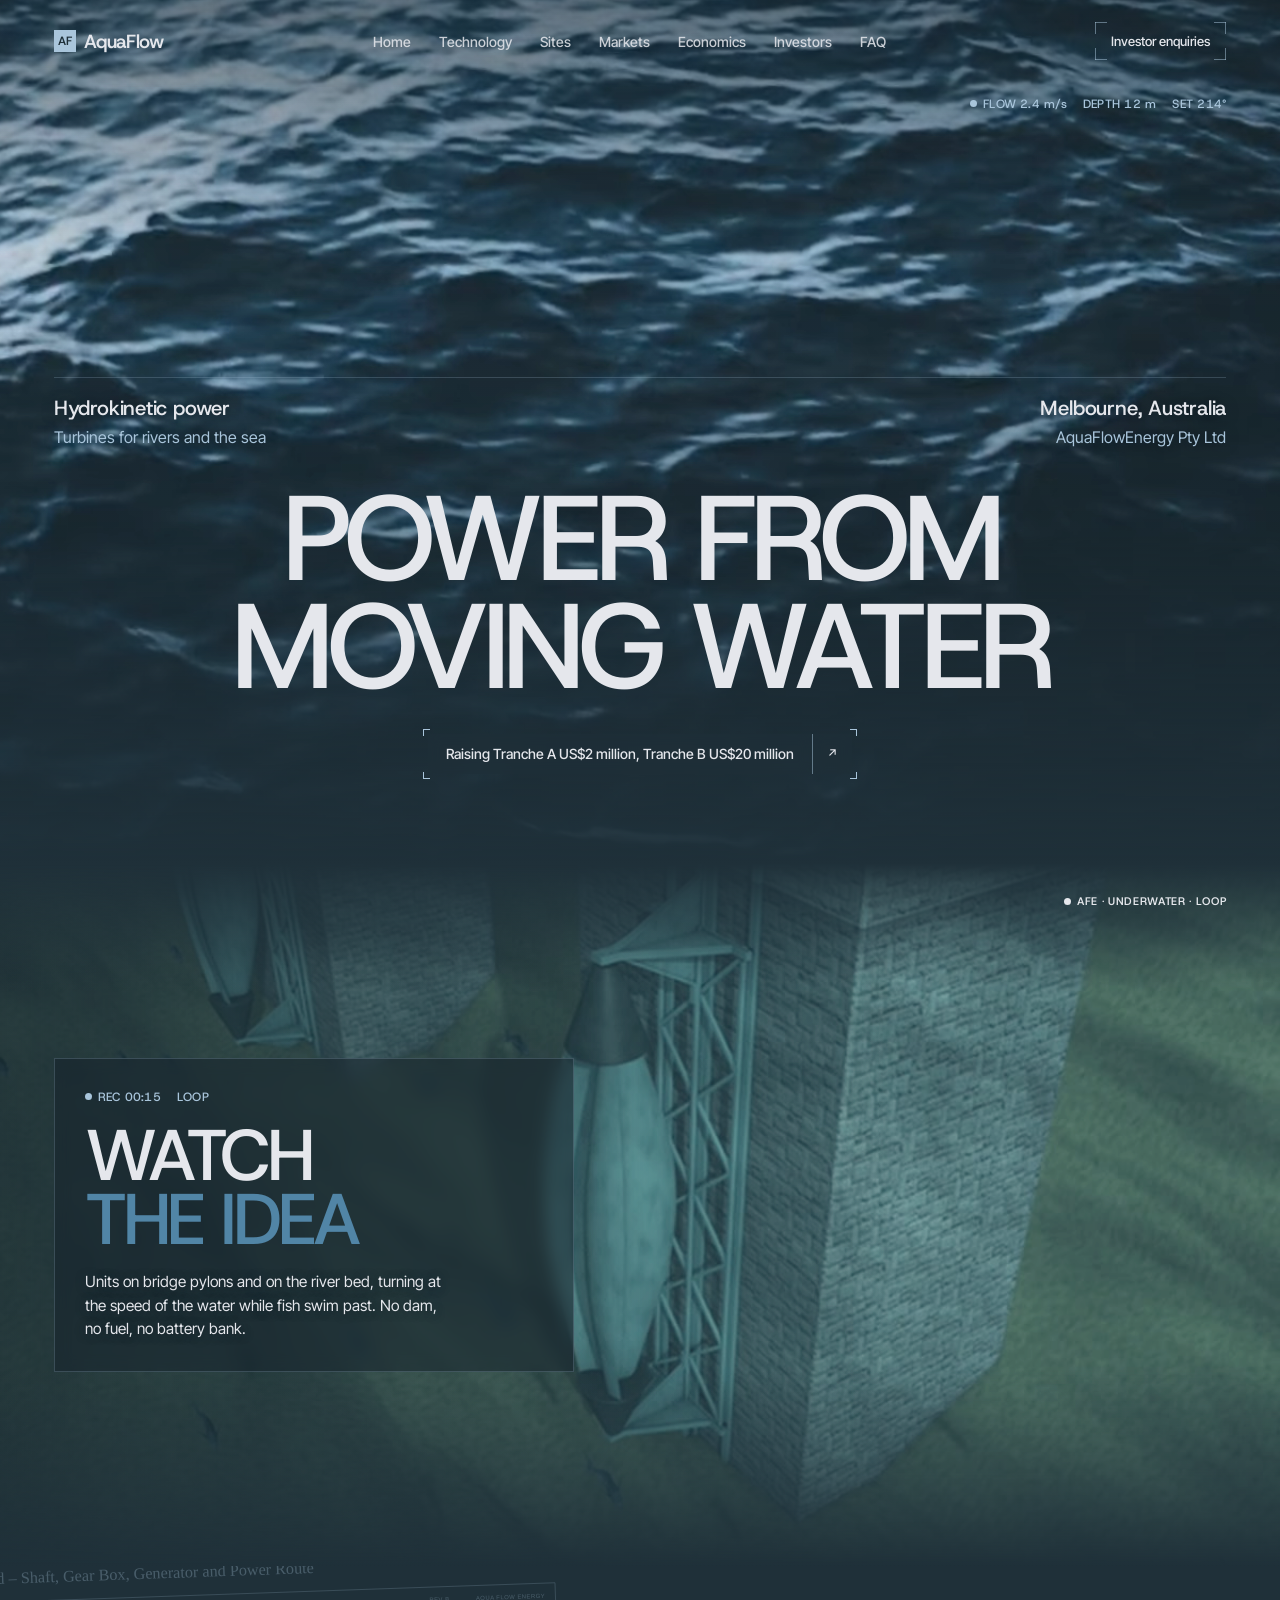
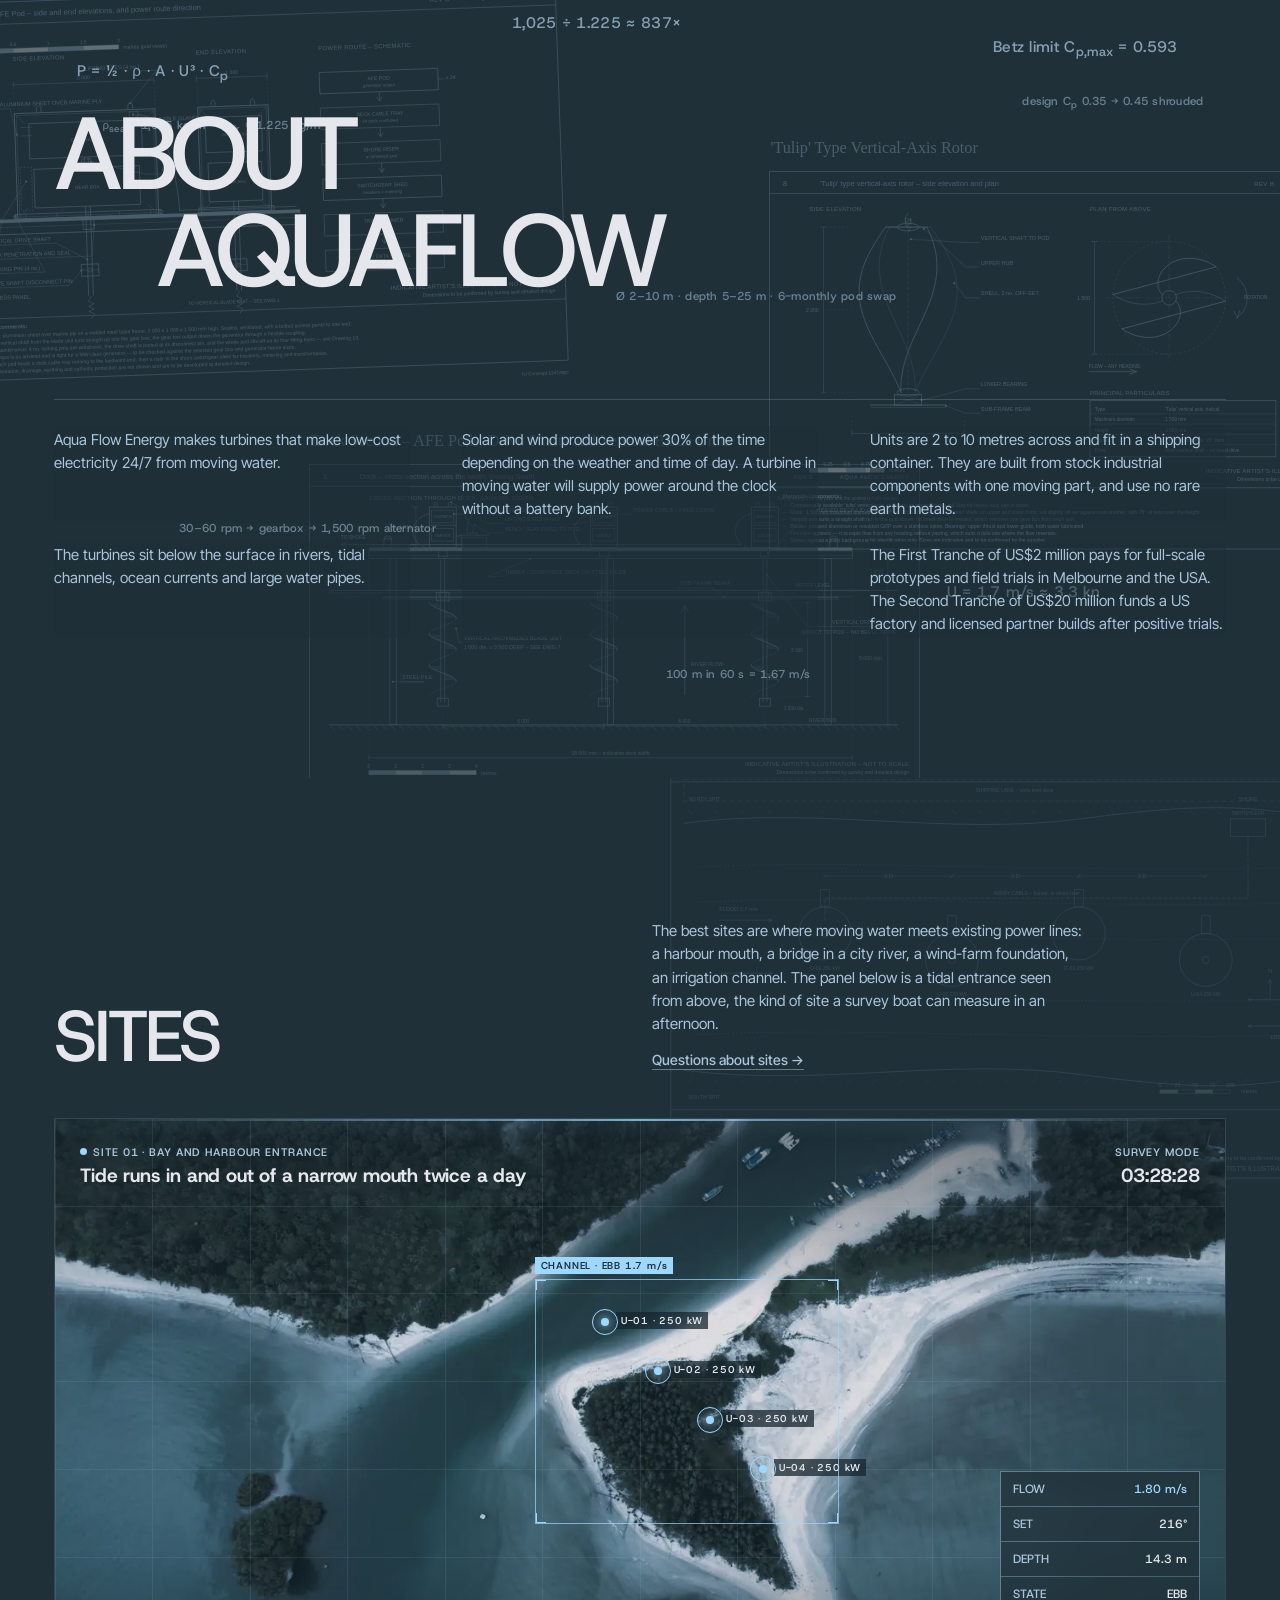
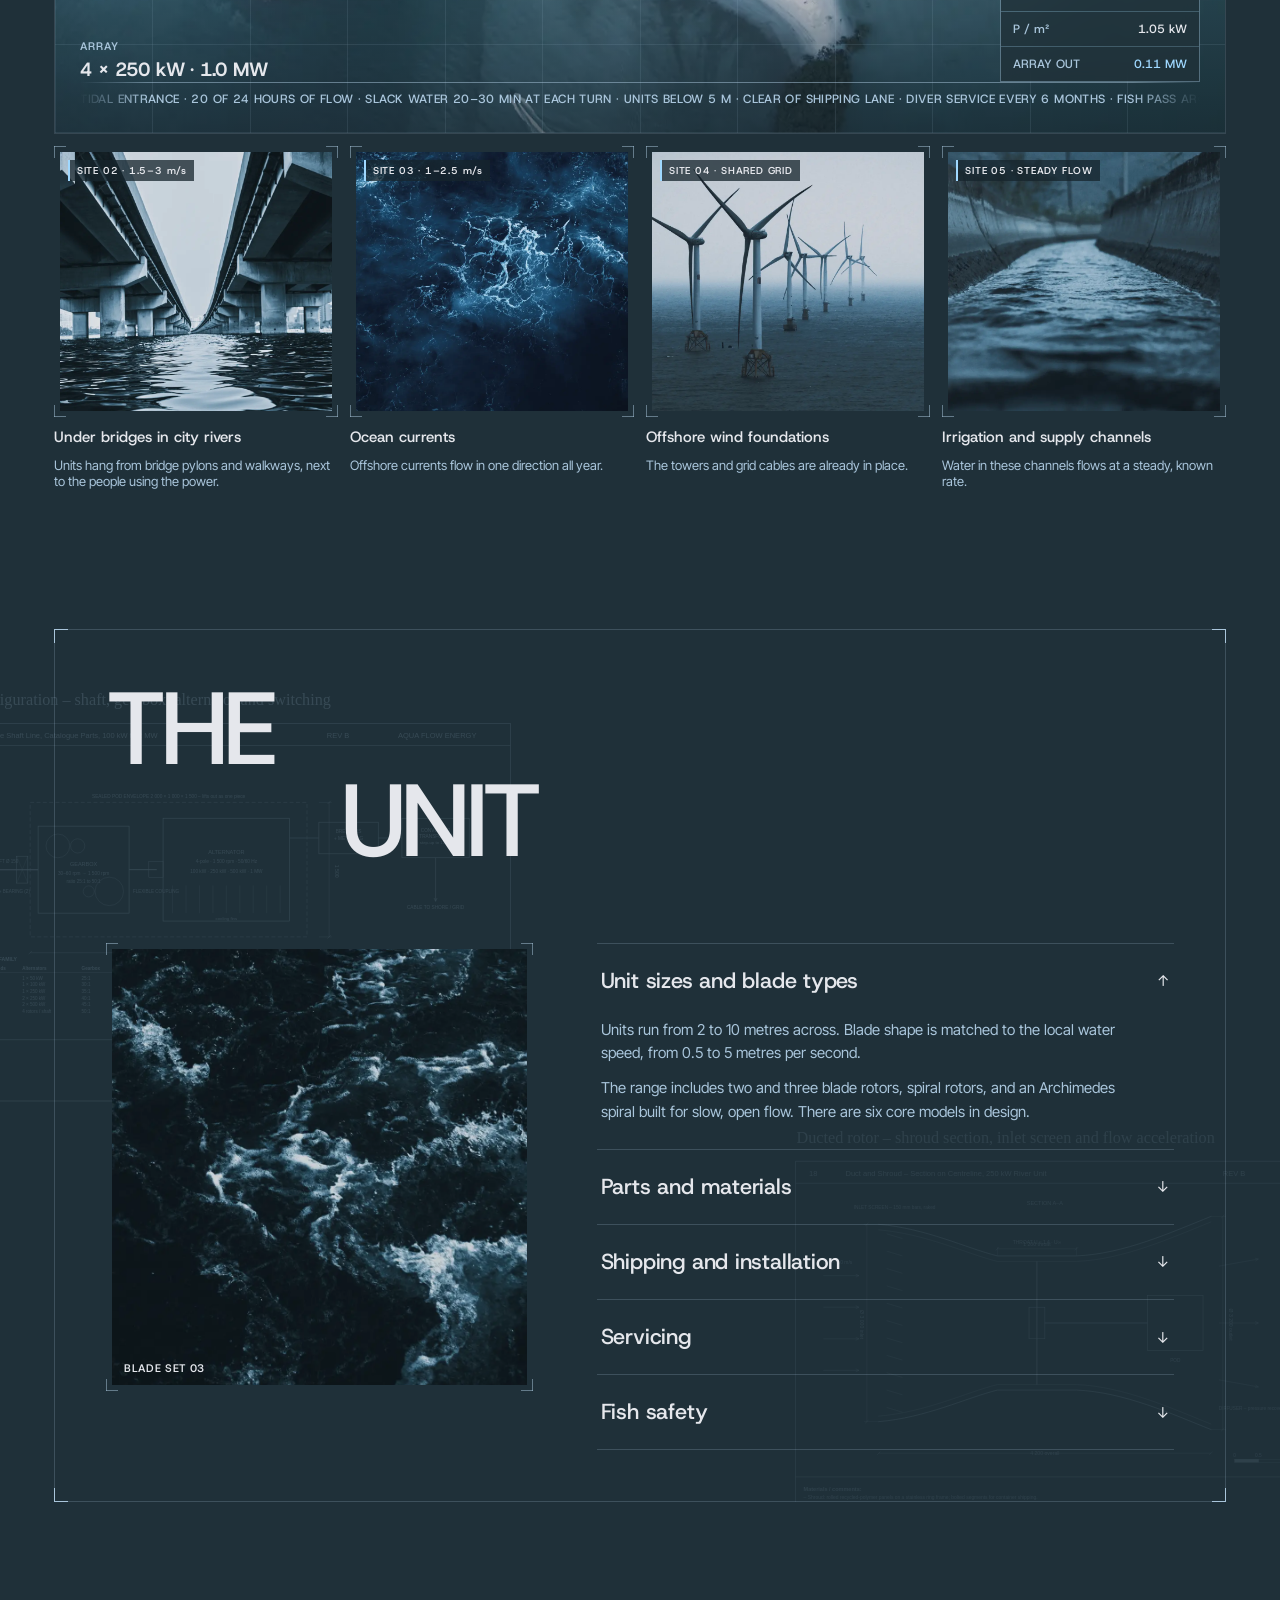
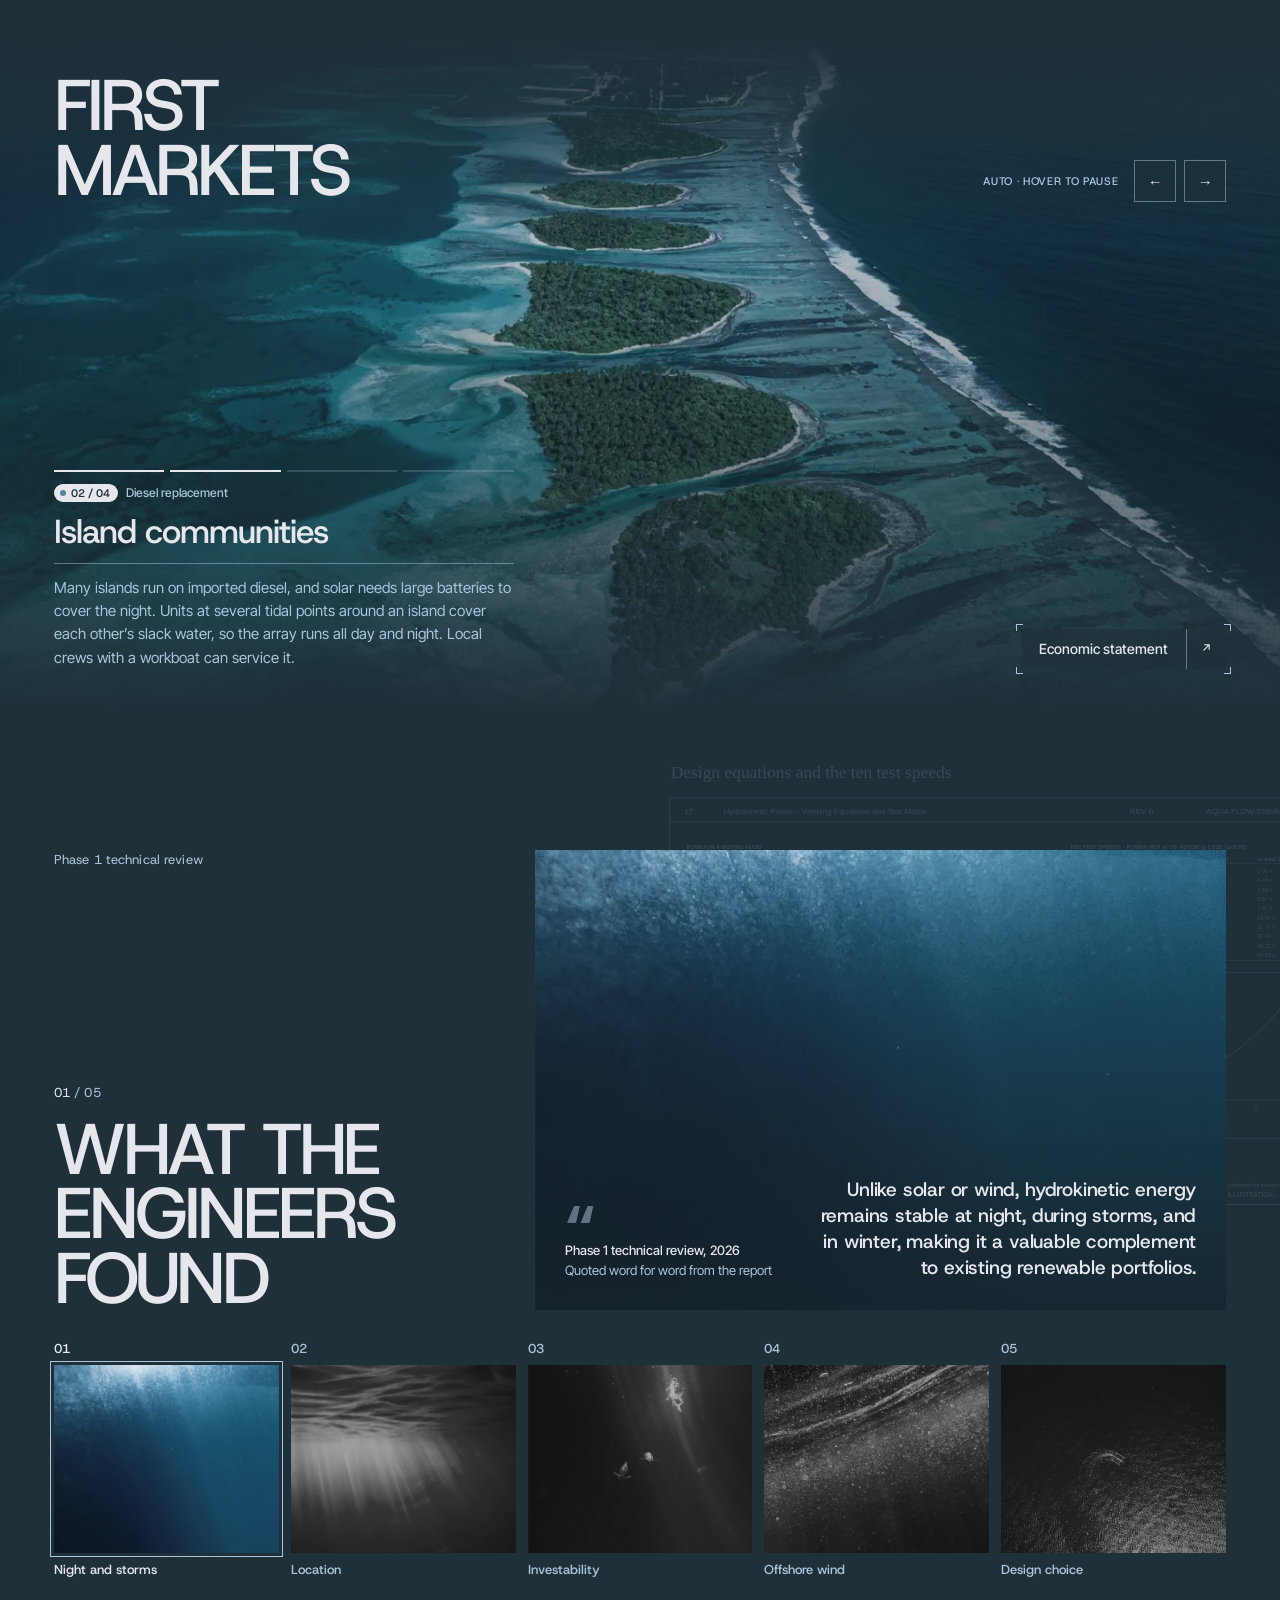
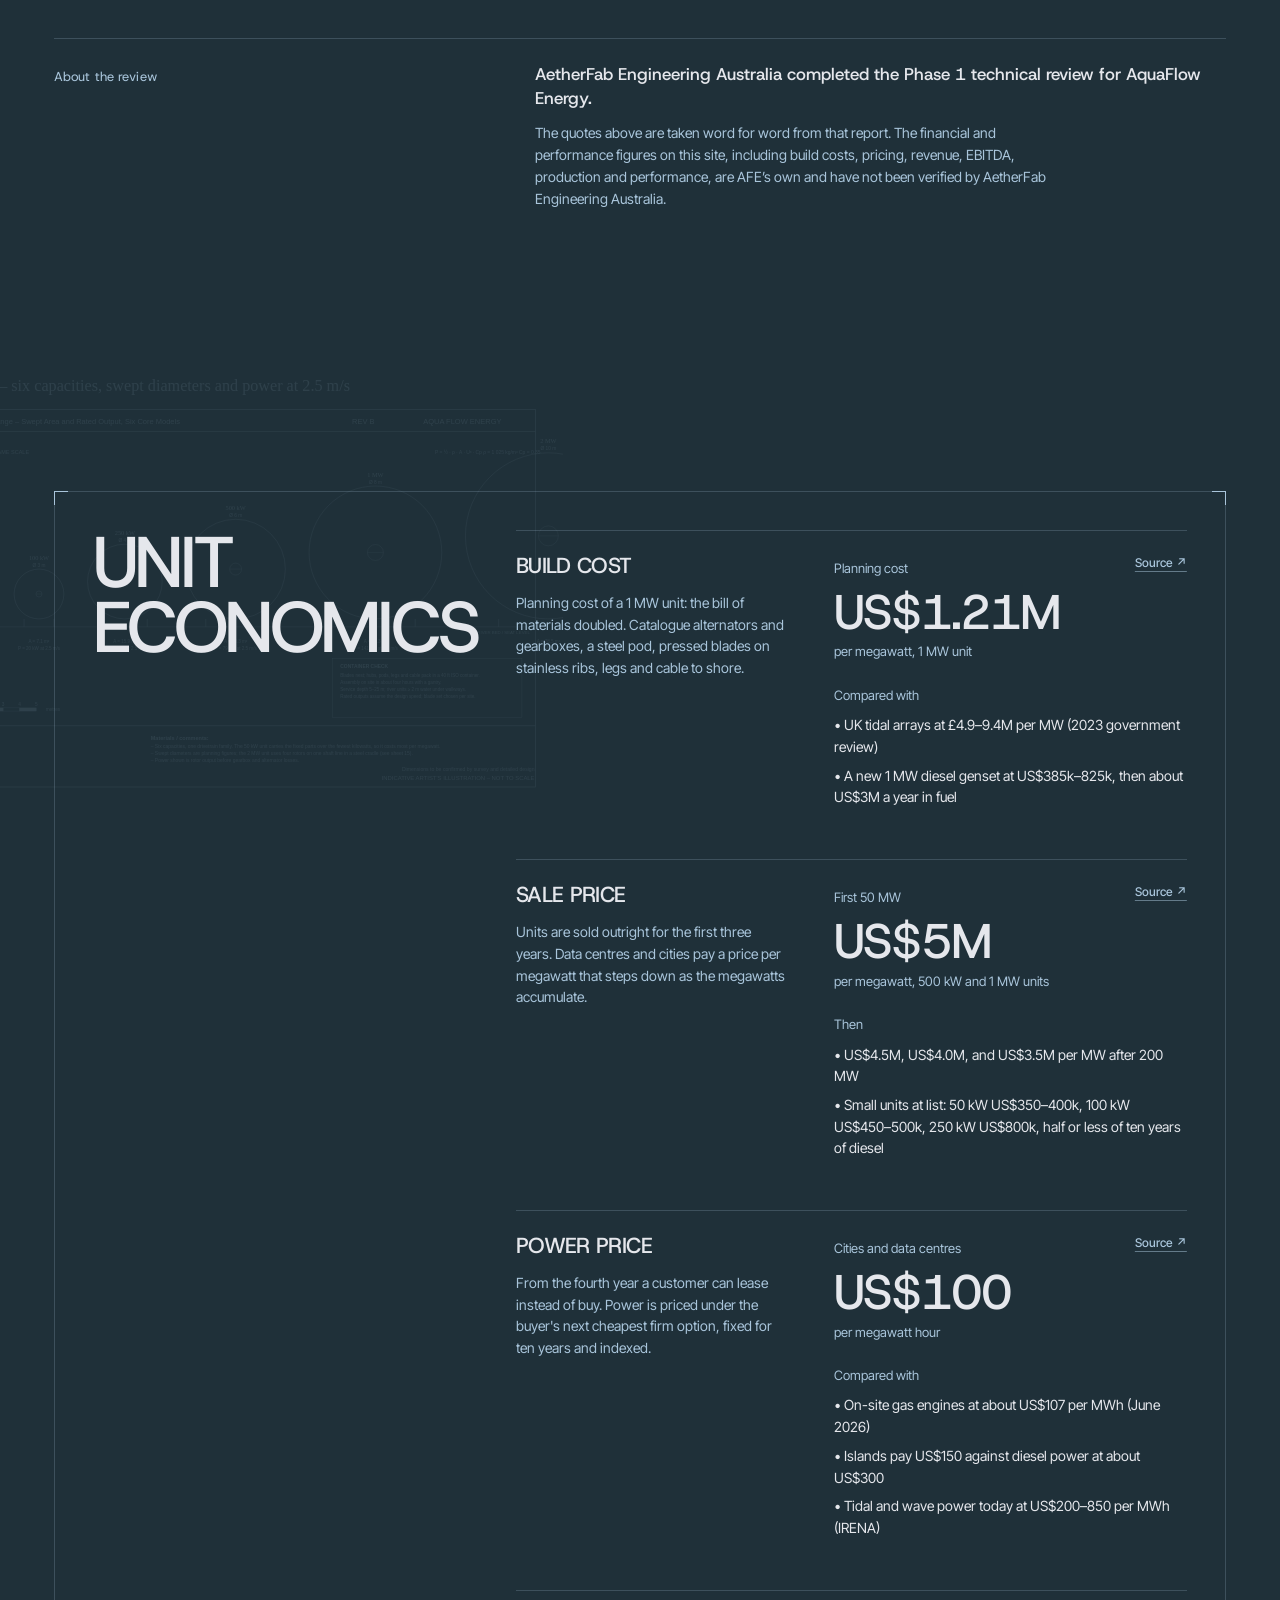
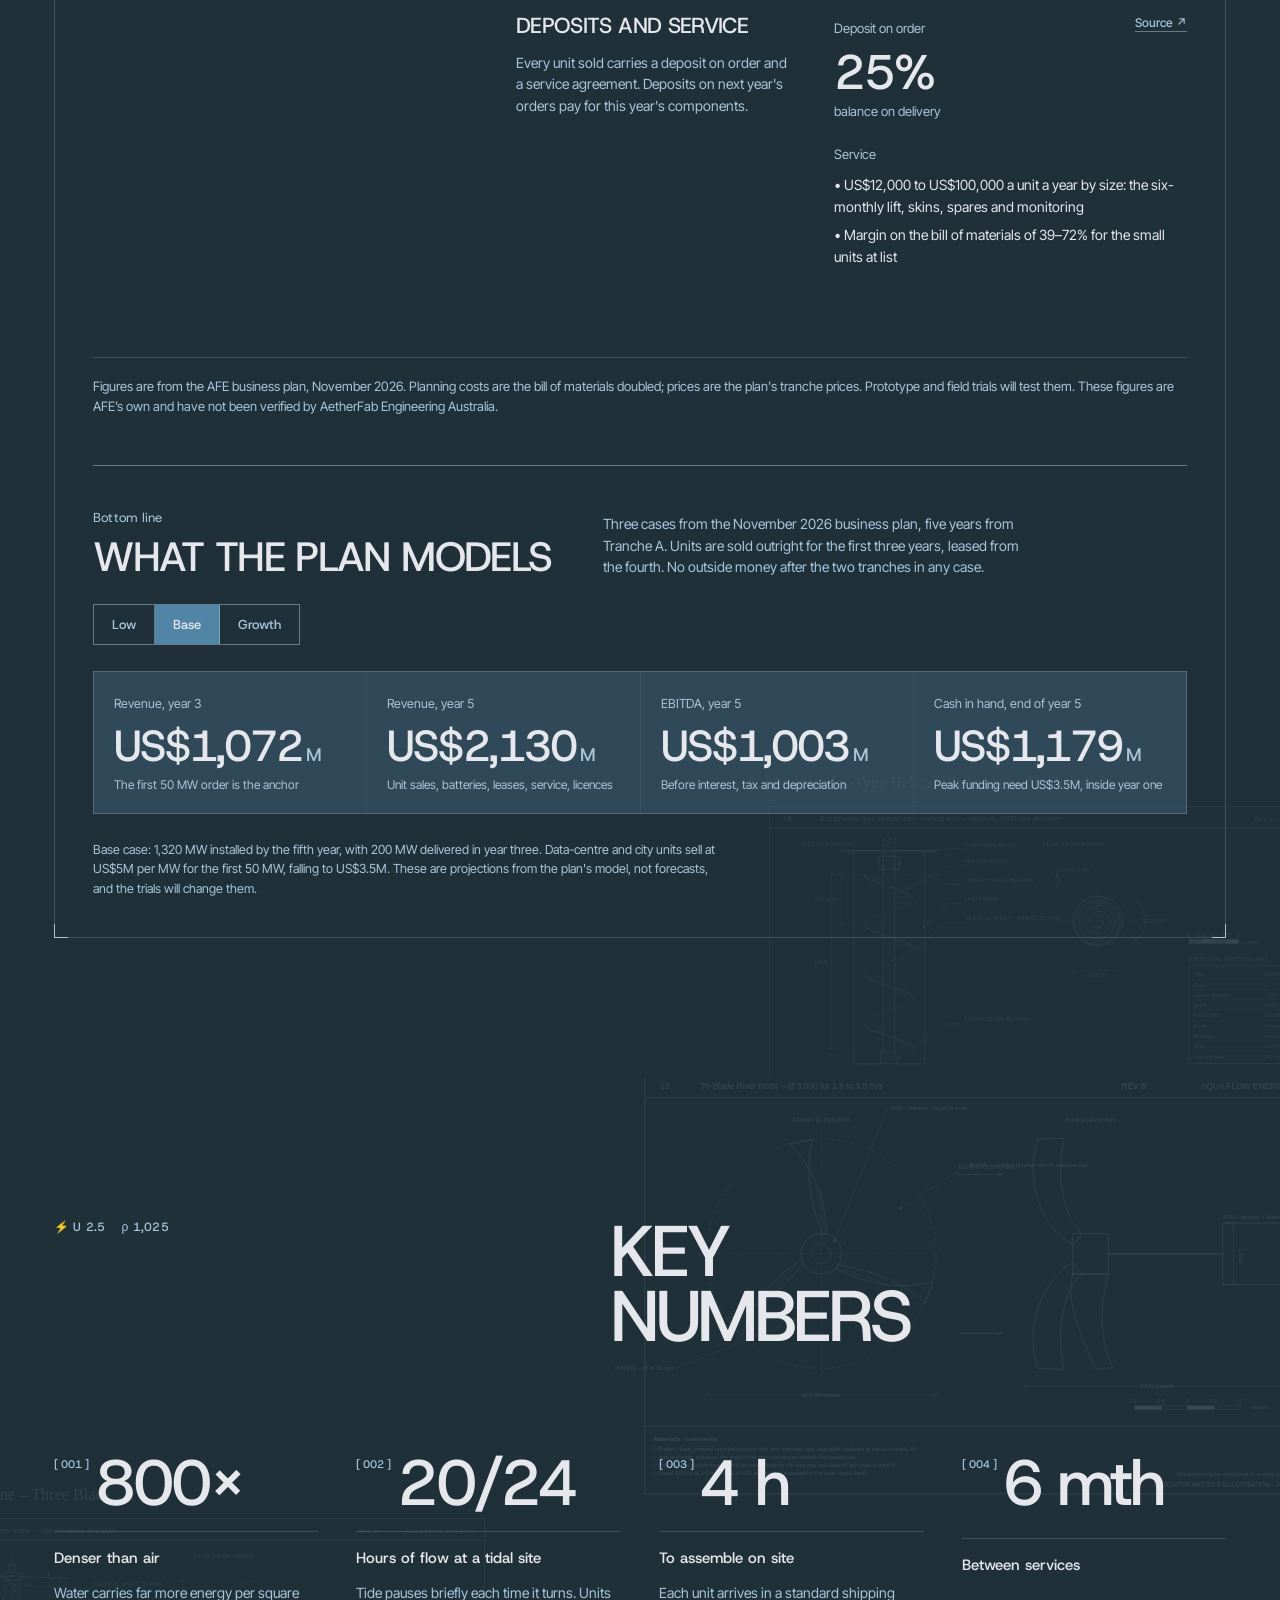
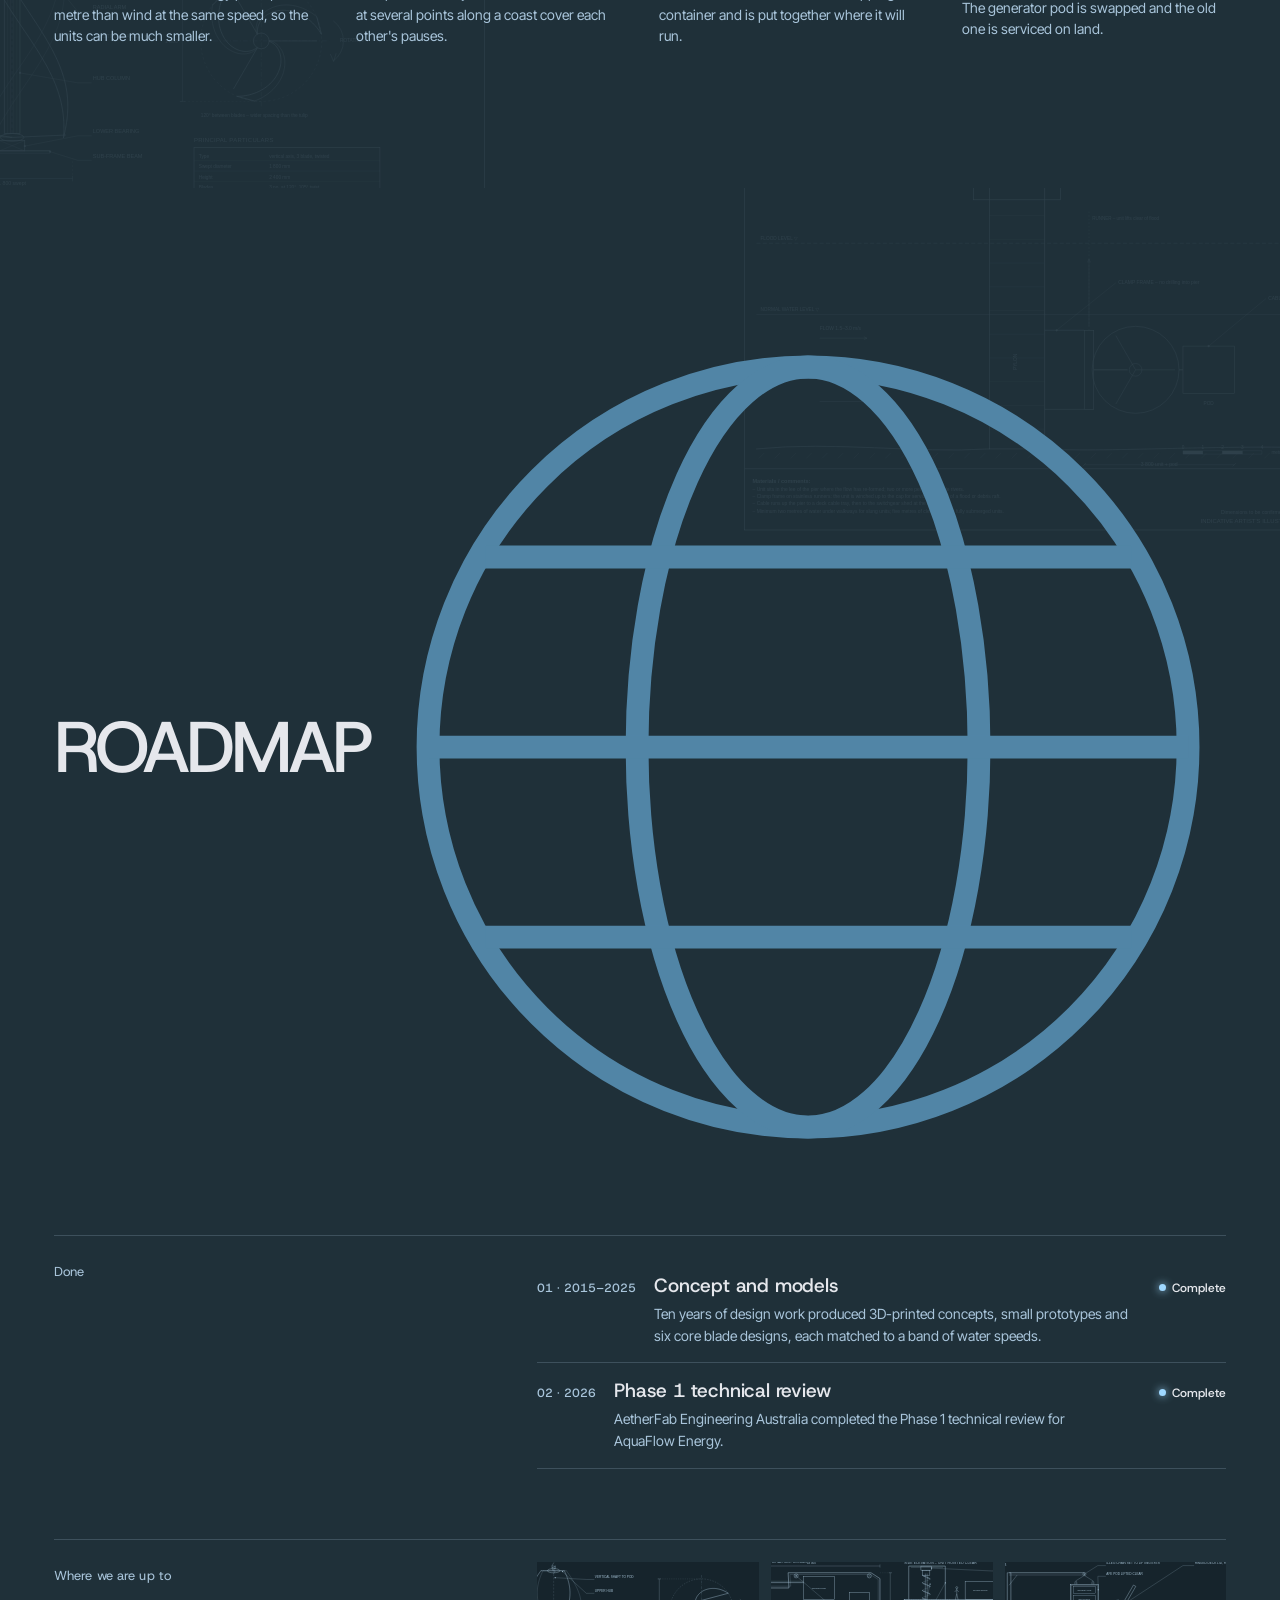
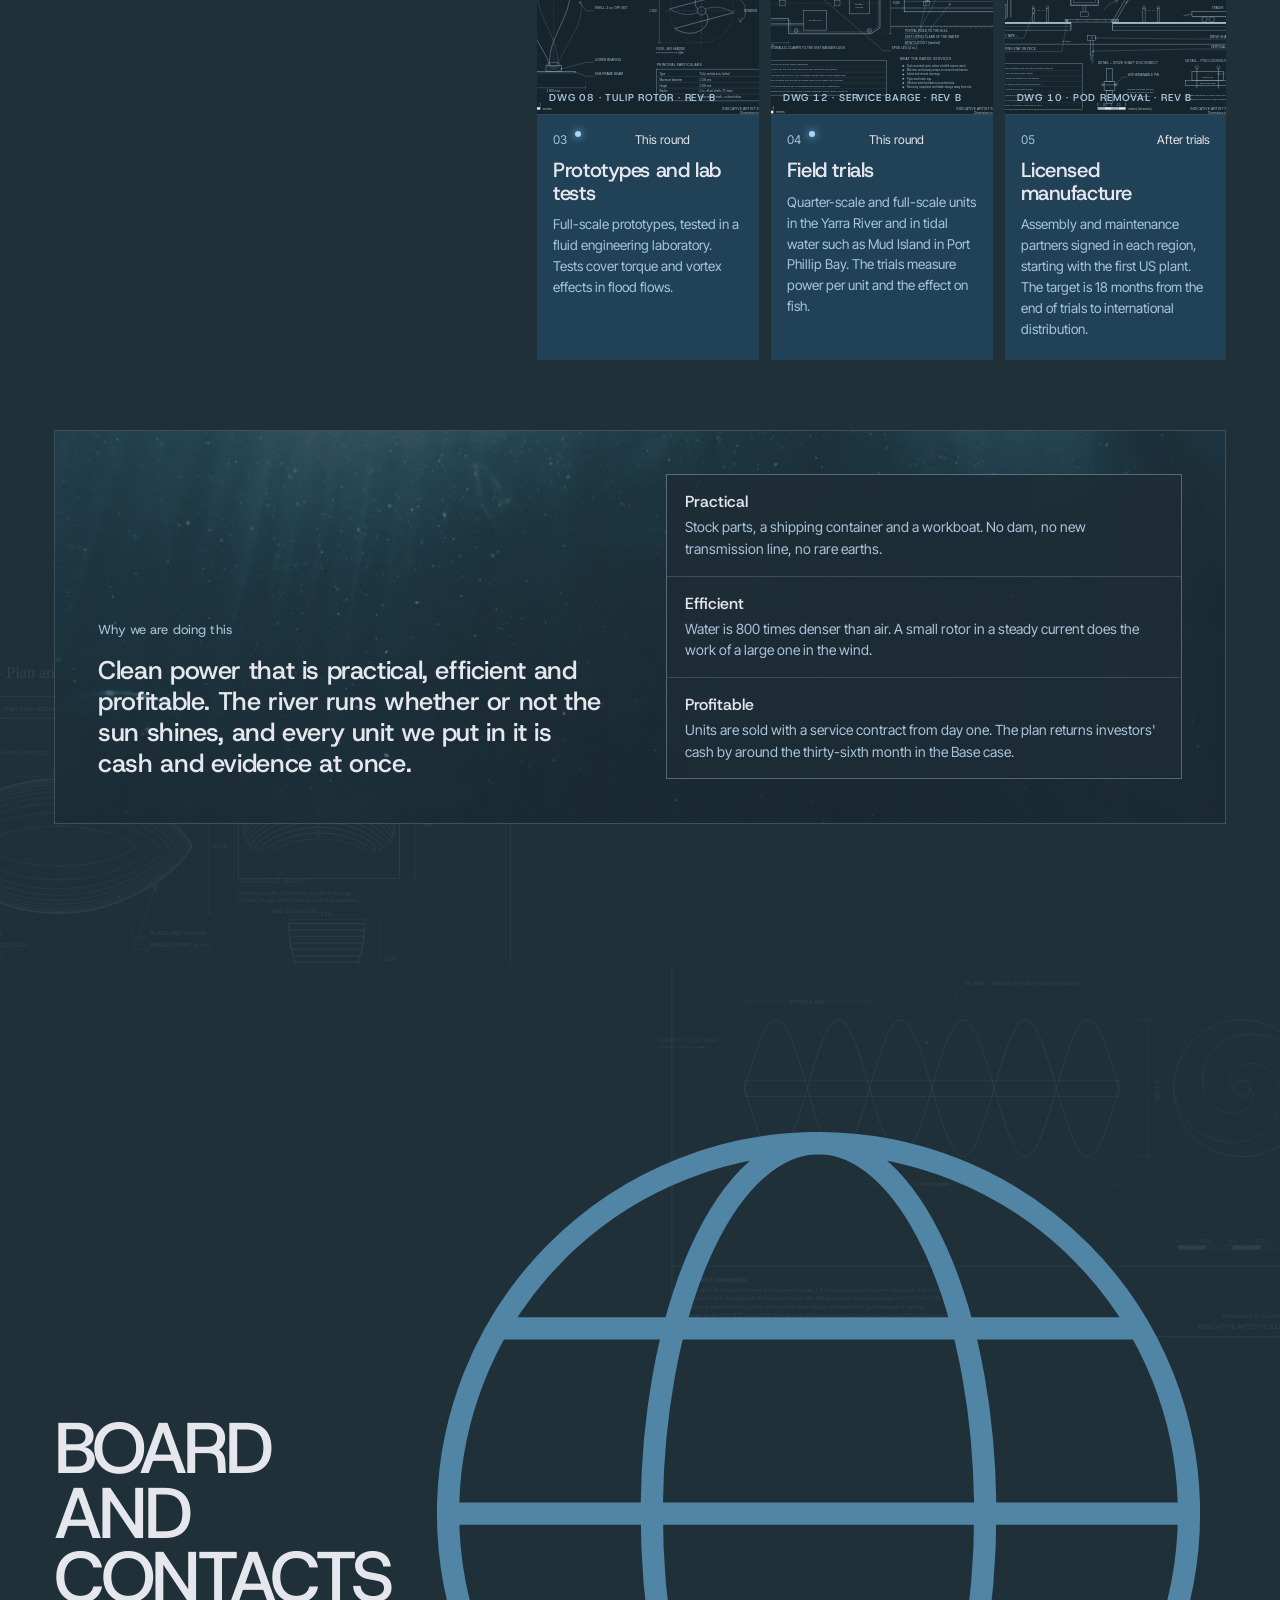
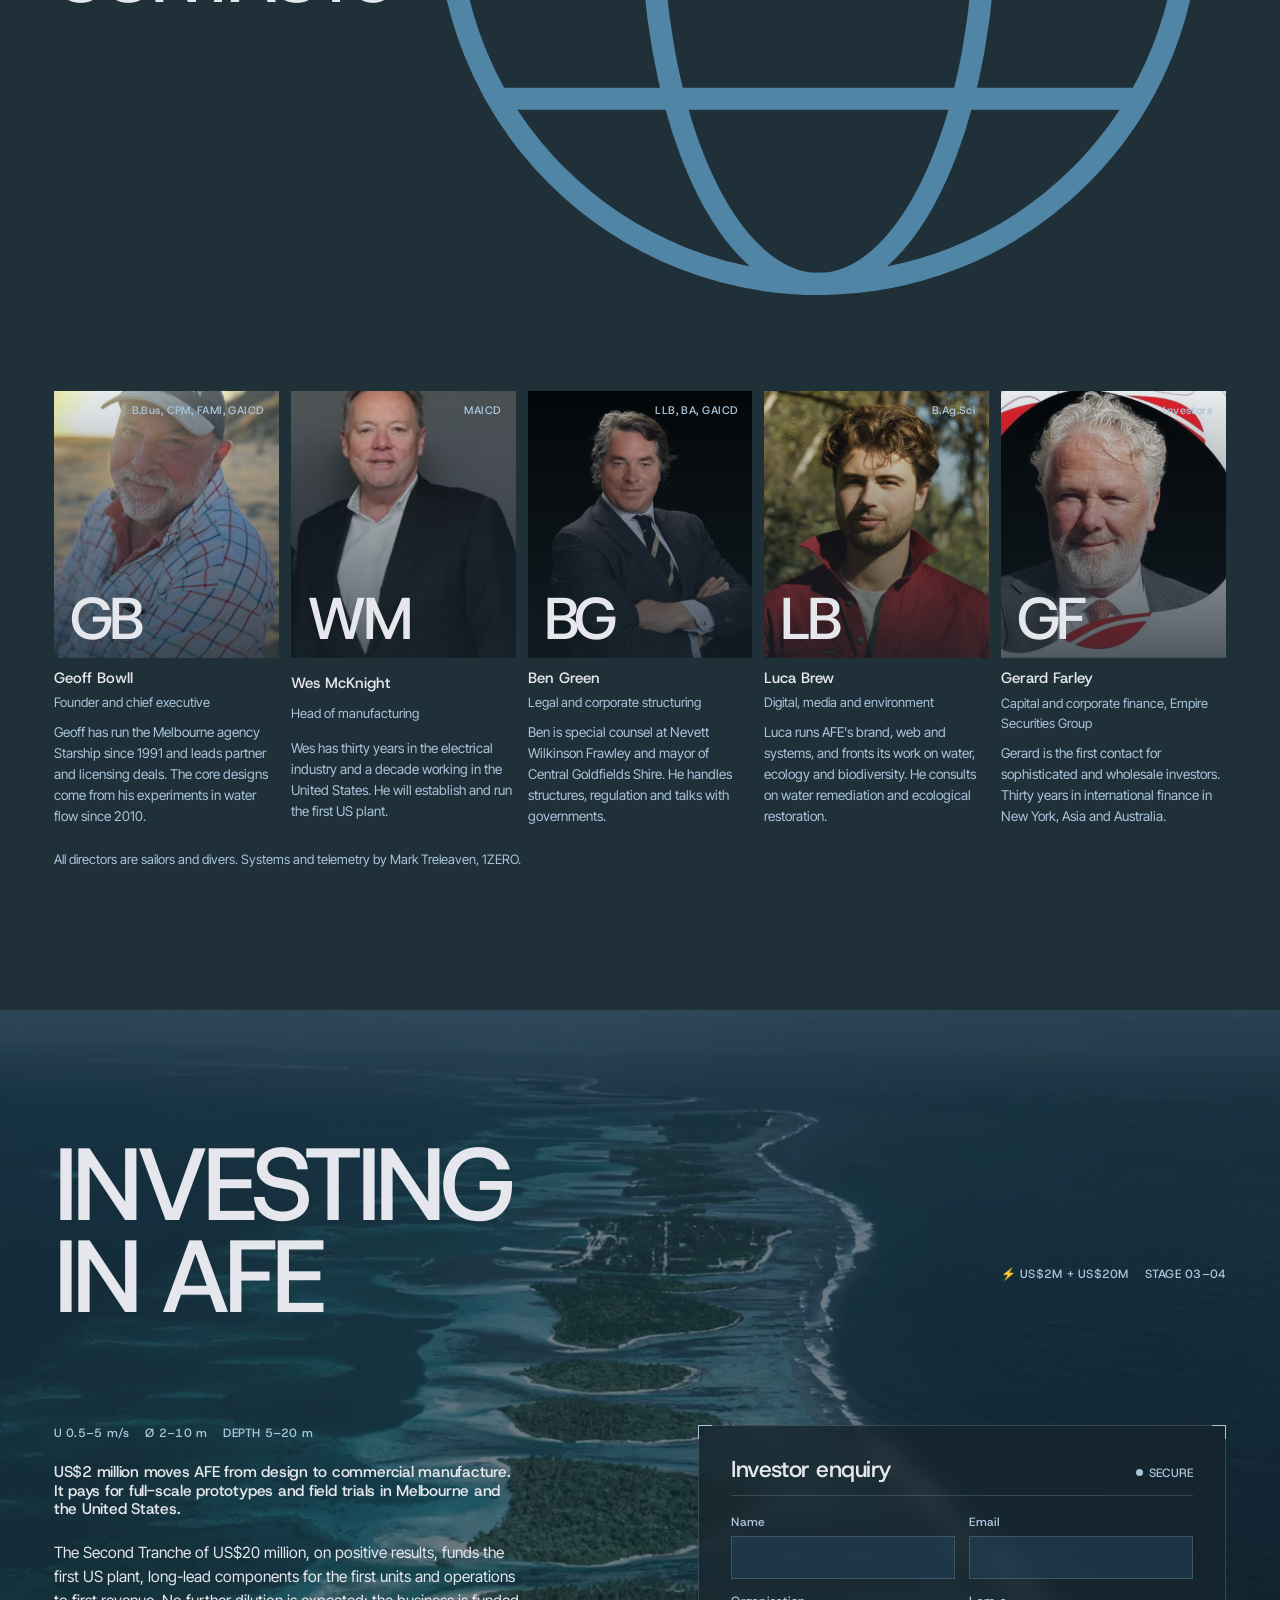
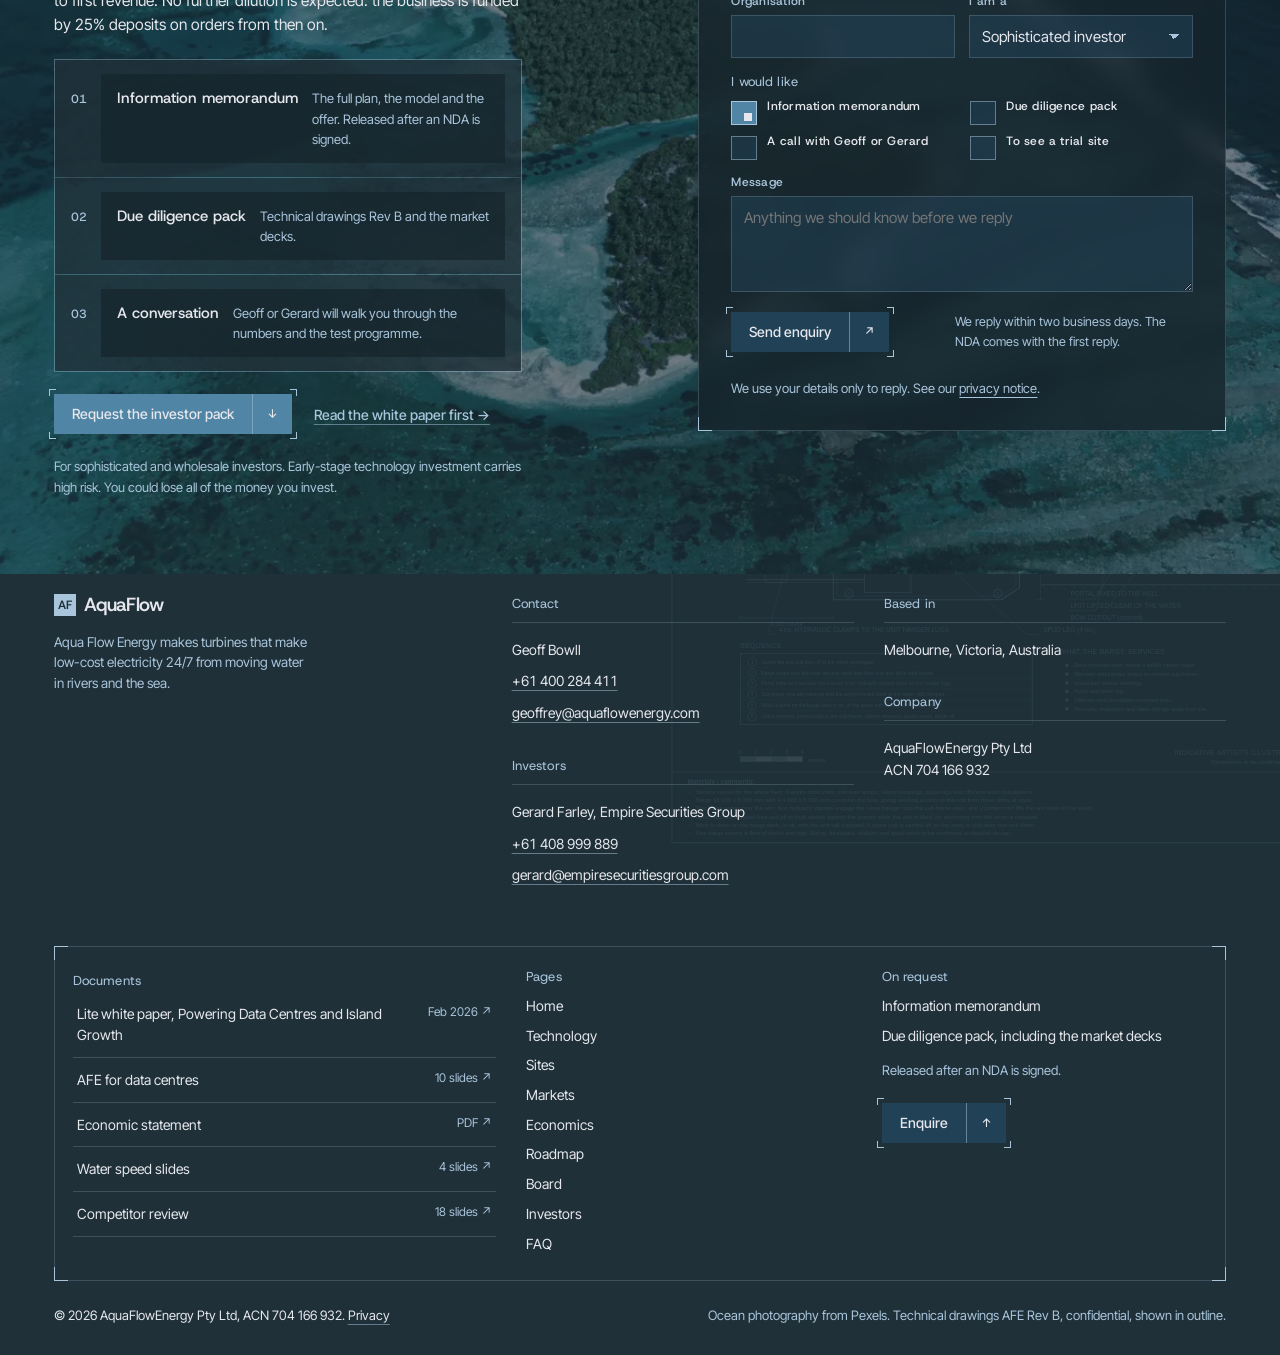
<file: index.html>
<!doctype html>
<html lang="en-AU">
<head>
<meta charset="utf-8">
<meta name="viewport" content="width=device-width,initial-scale=1,viewport-fit=cover">
<title>AquaFlow Energy | Turbines for 24/7 power from moving water</title>
<meta name="description" content="Small turbines making electricity 24/7 from rivers, tides and ocean currents, no dam, fuel or battery. Raising US$2M then US$20M. Request the investor pack.">
<meta name="robots" content="index,follow">
<meta name="author" content="AquaFlow Energy">
<meta name="theme-color" content="#1F3039">
<link rel="canonical" href="https://www.aquaflowenergy.com/">

<meta property="og:type" content="website">
<meta property="og:site_name" content="AquaFlow Energy">
<meta property="og:title" content="AquaFlow Energy | Turbines for 24/7 power from moving water">
<meta property="og:description" content="Small turbines making electricity 24/7 from rivers, tides and ocean currents, no dam, fuel or battery. Raising US$2M then US$20M. Request the investor pack.">
<meta property="og:url" content="https://www.aquaflowenergy.com/">
<meta property="og:image" content="https://www.aquaflowenergy.com/img/og-image.jpg">
<meta property="og:image:width" content="1200">
<meta property="og:image:height" content="630">
<meta property="og:image:alt" content="AquaFlow Energy turbines mounted on bridge pylons under water, with the line Power from moving water, 24 hours a day">
<meta property="og:locale" content="en_AU">
<meta name="twitter:card" content="summary_large_image">
<meta name="twitter:title" content="AquaFlow Energy | Turbines for 24/7 power from moving water">
<meta name="twitter:description" content="Small turbines making electricity 24/7 from rivers, tides and ocean currents, no dam, fuel or battery. Raising US$2M then US$20M. Request the investor pack.">
<meta name="twitter:image" content="https://www.aquaflowenergy.com/img/og-image.jpg">
<meta name="twitter:image:alt" content="AquaFlow Energy turbines mounted on bridge pylons under water, with the line Power from moving water, 24 hours a day">

<link rel="icon" href="img/favicon.svg" type="image/svg+xml">
<link rel="icon" href="img/favicon-32.png" type="image/png" sizes="32x32">
<link rel="apple-touch-icon" href="img/apple-touch-icon.png">
<link rel="manifest" href="site.webmanifest">
<link rel="preconnect" href="https://fonts.googleapis.com">
<link rel="preconnect" href="https://fonts.gstatic.com" crossorigin>
<link rel="stylesheet" href="https://fonts.googleapis.com/css2?family=Host+Grotesk:wght@400;500;600&family=Inter+Tight:wght@400;500&display=swap">
<link rel="stylesheet" href="styles.css">
<script type="application/ld+json">
{
  "@context": "https://schema.org",
  "@graph": [
    {
      "@type": "Organization",
      "@id": "https://www.aquaflowenergy.com/#organization",
      "name": "AquaFlow Energy",
      "alternateName": [
        "Aqua Flow Energy",
        "AFE"
      ],
      "url": "https://www.aquaflowenergy.com/",
      "logo": {
        "@type": "ImageObject",
        "url": "https://www.aquaflowenergy.com/img/icon-512.png",
        "width": 512,
        "height": 512
      },
      "image": "https://www.aquaflowenergy.com/img/og-image.jpg",
      "description": "AquaFlow Energy makes small hydrokinetic turbines that generate low-cost electricity 24/7 from moving water in rivers, tidal channels, ocean currents and large water pipes.",
      "foundingLocation": {
        "@type": "Place",
        "name": "Melbourne, Australia"
      },
      "address": {
        "@type": "PostalAddress",
        "addressLocality": "Melbourne",
        "addressRegion": "VIC",
        "addressCountry": "AU"
      },
      "email": "geoffrey@aquaflowenergy.com",
      "telephone": "+61 400 284 411",
      "contactPoint": [
        {
          "@type": "ContactPoint",
          "contactType": "investor relations",
          "name": "Geoff Bowll",
          "email": "geoffrey@aquaflowenergy.com",
          "telephone": "+61 400 284 411",
          "availableLanguage": "en"
        }
      ],
      "legalName": "AquaFlowEnergy Pty Ltd",
      "knowsAbout": [
        "hydrokinetic power",
        "tidal energy",
        "river turbines",
        "ocean current energy",
        "baseload renewable electricity"
      ]
    },
    {
      "@type": "WebSite",
      "@id": "https://www.aquaflowenergy.com/#website",
      "url": "https://www.aquaflowenergy.com/",
      "name": "AquaFlow Energy",
      "description": "Small turbines making electricity 24/7 from rivers, tides and ocean currents, no dam, fuel or battery. Raising US$2M then US$20M. Request the investor pack.",
      "inLanguage": "en-AU",
      "publisher": {
        "@id": "https://www.aquaflowenergy.com/#organization"
      }
    },
    {
      "@type": "WebPage",
      "@id": "https://www.aquaflowenergy.com/#webpage",
      "url": "https://www.aquaflowenergy.com/",
      "name": "AquaFlow Energy | Turbines for 24/7 power from moving water",
      "description": "Small turbines making electricity 24/7 from rivers, tides and ocean currents, no dam, fuel or battery. Raising US$2M then US$20M. Request the investor pack.",
      "inLanguage": "en-AU",
      "isPartOf": {
        "@id": "https://www.aquaflowenergy.com/#website"
      },
      "about": {
        "@id": "https://www.aquaflowenergy.com/#organization"
      },
      "primaryImageOfPage": {
        "@type": "ImageObject",
        "url": "https://www.aquaflowenergy.com/img/og-image.jpg",
        "width": 1200,
        "height": 630
      }
    }
  ]
}
</script>
</head>
<body>

<header class="nav">
  <div class="wrap">
    <a class="logo" href="#home" aria-label="AquaFlow Energy home"><b>AF</b>AquaFlow</a>
    <nav class="links" aria-label="Main">
      <a href="#home">Home</a><a href="#build">Technology</a><a href="#sites">Sites</a><a href="#markets">Markets</a><a href="#economics">Economics</a><a href="#invest">Investors</a><a href="faq.html">FAQ</a>
    </nav>
    <a class="cta cm" href="#enquire">Investor enquiries</a>
  </div>
</header>

<main id="p-home">

  <!-- ============ HERO ============ -->
  <section class="hero" id="home">
    <video class="bg" id="herovid" autoplay muted loop playsinline preload="auto" poster="img/p01.webp" aria-hidden="true"><source src="hero.webm" type="video/webm"><source src="hero.mp4" type="video/mp4"></video>
    <div class="ro readout num" aria-hidden="true"><span><i class="dot"></i>FLOW 2.4 m/s</span><span>DEPTH 12 m</span><span>SET 214°</span></div>
    <div class="in wrap">
      <div class="meta">
        <div><b>Hydrokinetic power</b><small>Turbines for rivers and the sea</small></div>
        <h1 class="d1">Power from<br>moving water</h1>
        <div class="r"><b>Melbourne, Australia</b><small>AquaFlowEnergy Pty Ltd</small></div>
      </div>
      <div class="go"><a class="btn ghost" href="#invest"><span>Raising Tranche A US$2 million, Tranche B US$20 million</span><i>↗</i></a></div>
    </div>
  </section>

  <!-- ============ FILM ============ -->
  <section class="film" id="film">
    <video id="filmvid" src="afe-opening.mp4" poster="afe-opening.jpg" muted loop playsinline preload="none" aria-label="Animation of AFE turbines under water"></video>
    <span class="rec" aria-hidden="true">AFE · UNDERWATER · LOOP</span>
    <div class="wrap">
      <div class="l">
        <div class="readout num"><span><span class="dot"></span>REC 00:15</span><span>LOOP</span></div>
        <h2 class="d3">Watch<br><span class="t-sea">the idea</span></h2>
        <p>Units on bridge pylons and on the river bed, turning at the speed of the water while fish swim past. No dam, no fuel, no battery bank.</p>
      </div>
    </div>
  </section>

  <!-- ============ ABOUT ============ -->
  <section class="about pad" id="about">
    <div class="plans" aria-hidden="true">
      <img width="1684" height="1191" loading="lazy" decoding="async" src="img/dwg/pod.svg" alt="" style="left:-6%;top:-4%;transform:rotate(-2deg)">
      <img width="1684" height="1191" loading="lazy" decoding="async" class="d2" src="img/dwg/tulip.svg" alt="" style="right:-10%;top:18%">
      <img width="1684" height="1191" loading="lazy" decoding="async" class="d3" src="img/dwg/dock-section.svg" alt="" style="left:22%;bottom:-12%;opacity:.22">
      <span class="f" style="left:6%;top:12%">P = ½ · ρ · A · U³ · C<sub>p</sub></span>
      <span class="f k" style="left:8%;top:19%">ρ<sub>sea</sub> = 1,025 kg/m³ &nbsp; ρ<sub>air</sub> = 1.225 kg/m³</span>
      <span class="f" style="right:8%;top:9%;animation-delay:-3s">Betz limit C<sub>p,max</sub> = 0.593</span>
      <span class="f k" style="right:6%;top:16%;animation-delay:-5s">design C<sub>p</sub> 0.35 → 0.45 shrouded</span>
      <span class="f" style="left:40%;top:6%;animation-delay:-2s">1,025 ÷ 1.225 ≈ 837×</span>
      <span class="f k" style="left:14%;bottom:30%;animation-delay:-7s">30–60 rpm → gearbox → 1,500 rpm alternator</span>
      <span class="f" style="right:14%;bottom:22%;animation-delay:-4s">U = 1.7 m/s ≈ 3.3 kn</span>
      <span class="f k" style="left:52%;bottom:12%;animation-delay:-6s">100 m in 60 s = 1.67 m/s</span>
      <span class="f k" style="right:30%;top:40%;animation-delay:-8s">Ø 2–10 m · depth 5–25 m · 6-monthly pod swap</span>
    </div>
    <div class="wrap">
      <h2 class="d2 reveal"><span>About</span><span class="row2">AquaFlow</span></h2>
      <div class="cols reveal">
        <div class="c">
          <p>Aqua Flow Energy makes turbines that make low-cost electricity 24/7 from moving water.</p>
          <p>The turbines sit below the surface in rivers, tidal channels, ocean currents and large water pipes.</p>
        </div>
        <div class="c">
          <p>Solar and wind produce power 30% of the time depending on the weather and time of day. A turbine in moving water will supply power around the clock without a battery bank.</p>
        </div>
        <div class="c">
          <p>Units are 2 to 10 metres across and fit in a shipping container. They are built from stock industrial components with one moving part, and use no rare earth metals.</p>
          <p>The First Tranche of US$2 million pays for full-scale prototypes and field trials in Melbourne and the USA. The Second Tranche of US$20 million funds a US factory and licensed partner builds after positive trials.</p>
        </div>
      </div>
    </div>
  </section>

  <!-- ============ SITES ============ -->
  <section class="sites pad haspl" id="sites">
    <div class="plans" aria-hidden="true"><img width="1684" height="1191" loading="lazy" decoding="async" class="dim" src="img/dwg/gen-array.svg" alt="" style="right:-8%;top:-6%;width:clamp(520px,58vw,980px)"></div>
    <div class="wrap">
      <div class="head">
        <h2 class="d3">Sites</h2>
        <div class="intro">
          <p>The best sites are where moving water meets existing power lines: a harbour mouth, a bridge in a city river, a wind-farm foundation, an irrigation channel. The panel below is a tidal entrance seen from above, the kind of site a survey boat can measure in an afternoon.</p>
          <a class="tlink" href="faq.html#q-sites">Questions about sites</a>
        </div>
      </div>

      <div class="dash framebox" id="dash" aria-label="Site survey panel: bay and harbour entrance">
        <div class="map" style="background-image:url(img/p07.webp)"></div>
        <div class="shade"></div>
        <div class="gridl"></div>
        <div class="scan" aria-hidden="true"></div>

        <span class="pin" style="left:47%;top:33%;--d:0s"><i>U-01 · 250 kW</i></span>
        <span class="pin" style="left:51.5%;top:41%;--d:.4s"><i>U-02 · 250 kW</i></span>
        <span class="pin" style="left:56%;top:49%;--d:.8s"><i>U-03 · 250 kW</i></span>
        <span class="pin" style="left:60.5%;top:57%;--d:1.2s"><i>U-04 · 250 kW</i></span>
        <span class="box cm" style="left:41%;top:26%;width:26%;height:40%"><i>CHANNEL · EBB 1.7 m/s</i></span>

        <div class="hud">
          <div class="row">
            <div class="tag"><span><span class="dot" style="display:inline-block;width:7px;height:7px;border-radius:50%;background:var(--glow);margin-right:6px;vertical-align:1px;animation:blink 1.6s steps(1) infinite"></span>SITE 01 · BAY AND HARBOUR ENTRANCE</span><b>Tide runs in and out of a narrow mouth twice a day</b></div>
            <div class="tag r"><span>SURVEY MODE</span><b class="num" id="d-clock">--:--:--</b></div>
          </div>
          <div class="row" style="align-items:flex-end">
            <div class="tag"><span>ARRAY</span><b>4 × 250 kW · 1.0 MW</b></div>
            <div class="panel num" aria-hidden="true">
              <div><span>FLOW</span><b class="hot" id="d-flow">1.72 m/s</b></div>
              <div><span>SET</span><b id="d-set">214°</b></div>
              <div><span>DEPTH</span><b id="d-depth">14.2 m</b></div>
              <div><span>STATE</span><b id="d-state">EBB</b></div>
              <div><span>P / m²</span><b id="d-pw">0.91 kW</b></div>
              <div><span>ARRAY OUT</span><b class="hot" id="d-out">0.74 MW</b></div>
            </div>
          </div>
          <div class="ticker" aria-hidden="true"><span id="d-tick">TIDAL ENTRANCE · 20 OF 24 HOURS OF FLOW · SLACK WATER 20–30 MIN AT EACH TURN · UNITS BELOW 5 M · CLEAR OF SHIPPING LANE · DIVER SERVICE EVERY 6 MONTHS · FISH PASS AROUND ENCLOSED ROTORS · &nbsp; TIDAL ENTRANCE · 20 OF 24 HOURS OF FLOW · SLACK WATER 20–30 MIN AT EACH TURN · UNITS BELOW 5 M · CLEAR OF SHIPPING LANE · DIVER SERVICE EVERY 6 MONTHS · FISH PASS AROUND ENCLOSED ROTORS · &nbsp;</span></div>
        </div>
      </div>

      <div class="grid">
        <div class="tile"><div class="ph cm"><span class="hudtag">SITE 02 · 1.5–3 m/s</span><div style="background-image:url(img/p09.webp)"></div></div><p>Under bridges in city rivers</p><small>Units hang from bridge pylons and walkways, next to the people using the power.</small></div>
        <div class="tile"><div class="ph cm"><span class="hudtag">SITE 03 · 1–2.5 m/s</span><div style="background-image:url(img/p08.webp)"></div></div><p>Ocean currents</p><small>Offshore currents flow in one direction all year.</small></div>
        <div class="tile"><div class="ph cm"><span class="hudtag">SITE 04 · SHARED GRID</span><div style="background-image:url(img/p10.webp)"></div></div><p>Offshore wind foundations</p><small>The towers and grid cables are already in place.</small></div>
        <div class="tile"><div class="ph cm"><span class="hudtag">SITE 05 · STEADY FLOW</span><div style="background-image:url(img/p11.webp)"></div></div><p>Irrigation and supply channels</p><small>Water in these channels flows at a steady, known rate.</small></div>
      </div>
    </div>
  </section>

  <!-- ============ THE UNIT ============ -->
  <section class="build haspl" id="build">
    <div class="plans" aria-hidden="true"><img width="1684" height="1191" loading="lazy" decoding="async" class="dim" src="img/dwg/gen-drivetrain.svg" alt="" style="left:-10%;top:4%"><img width="1684" height="1191" loading="lazy" decoding="async" class="faint d2" src="img/dwg/gen-duct.svg" alt="" style="right:-12%;bottom:-8%"></div>
    <div class="wrap">
      <div class="framebox">
        <h2 class="d2">The<span class="l2">unit</span></h2>
        <div class="body">
          <div class="pic cm"><div id="bpic" style="background-image:url(img/p12.webp)"></div><span class="cap" id="bcap">BLADE SET 03</span></div>
          <div class="acc" id="acc">
            <details open data-img="img/p13.webp" data-cap="BLADE SET 03"><summary>Unit sizes and blade types</summary><div class="a"><p>Units run from 2 to 10 metres across. Blade shape is matched to the local water speed, from 0.5 to 5 metres per second.</p><p>The range includes two and three blade rotors, spiral rotors, and an Archimedes spiral built for slow, open flow. There are six core models in design.</p></div></details>
            <details data-img="img/p14.webp" data-cap="DRIVETRAIN"><summary>Parts and materials</summary><div class="a"><p>Generators and drivetrains are adapted from proven technology and natural shapes and most parts are bought off the shelf. The shaft is the main moving part, and in some units a gearbox will be used to increase RPM.</p><p>Most of the generator unit is iron and copper. The frame is stainless steel and recycled plastic for blades.</p></div></details>
            <details data-img="img/p15.webp" data-cap="INSTALL BARGE"><summary>Shipping and installation</summary><div class="a"><p>Units fit standard ISO shipping containers and can be assembled on site in about four hours. No oversize freight permits or heavy-lift ships are needed.</p><p>An installation barge carries two or three unit types. The crew measures flow speed and direction at the spot and lowers the unit that suits it.</p></div></details>
            <details data-img="img/p16.webp" data-cap="SERVICE DEPTH 5–20 M"><summary>Servicing</summary><div class="a"><p>The generator sits in a pod that lifts out. A fresh pod goes in and the old one is serviced on land.</p><p>Units work at 5 to 20 metres depth, within reach of divers and a standard workboat. The planned service interval is six months. The rest of an array keeps running while one unit is serviced.</p></div></details>
            <details data-img="img/p17.webp" data-cap="FISH PASSAGE"><summary>Fish safety</summary><div class="a"><p>Spiral blades turn slowly and leave open space for fish to pass. Faster units sit behind screens and ducts that keep fish out of the blade zone and smooth the flow into the rotor.</p><p>We will measure the effect on fish and marine mammals during field trials.</p></div></details>
          </div>
        </div>
      </div>
    </div>
  </section>

  <!-- ============ MARKETS ============ -->
  <section class="pad" id="markets" style="padding-bottom:0">
    <div class="mk" id="mk">
      <div class="bg on" style="background-image:url(img/p18.webp)"></div>
      <div class="bg" style="background-image:url(img/p19.webp)"></div>
      <div class="bg" style="background-image:url(img/p20.webp)"></div>
      <div class="bg" style="background-image:url(img/p21.webp)"></div>
      <div class="wrap tophead">
        <h2 class="d3">First<br>markets</h2>
        <div class="arrows"><span class="auto" id="mk-auto">AUTO · HOVER TO PAUSE</span><button type="button" id="mk-prev" aria-label="Previous market">←</button><button type="button" id="mk-next" aria-label="Next market">→</button></div>
      </div>
      <div class="wrap cap">
        <div class="txt" aria-live="polite">
          <div class="prog" id="mk-prog" aria-hidden="true"><i class="run"></i><i></i><i></i><i></i></div>
          <span class="chip"><b class="num" id="mk-n">01 / 04</b><span id="mk-k">1.5 MW average load per site</span></span>
          <h3 id="mk-h">Data centres</h3>
          <p id="mk-p">Data centres need constant power and are often built beside rivers for cooling water. An array in that river supplies power on site. Australia will have more than 300 data centres by the end of 2026. There are over 10,000 worldwide, growing about 20% a year.</p>
        </div>
        <a class="btn ghost" id="mk-a" href="https://drive.google.com/file/d/1CDs-cvMfa9Jjuk8zbXGt4fNL6N9AmSeW/view" target="_blank" rel="noopener"><span>Data centre case</span><i>↗</i></a>
      </div>
      <div id="mk-src" hidden>
        <article><p class="k">1.5 MW average load per site</p><h3>Data centres</h3><p>Data centres need constant power and are often built beside rivers for cooling water. An array in that river supplies power on site. Australia will have more than 300 data centres by the end of 2026. There are over 10,000 worldwide, growing about 20% a year.</p><a href="https://drive.google.com/file/d/1CDs-cvMfa9Jjuk8zbXGt4fNL6N9AmSeW/view">Data centre case</a></article>
        <article><p class="k">Diesel replacement</p><h3>Island communities</h3><p>Many islands run on imported diesel, and solar needs large batteries to cover the night. Units at several tidal points around an island cover each other’s slack water, so the array runs all day and night. Local crews with a workboat can service it.</p><a href="docs/AFE-Economic-Statement.pdf">Economic statement</a></article>
        <article><p class="k">Yarra and other city rivers</p><h3>Cities on rivers</h3><p>Most large cities sit on a river or a bay. Units hang below bridges and walkways close to the people using the power, which cuts the need for new transmission lines. Melbourne on the Yarra is the first target.</p><a href="docs/AFE-Lite-White-Paper.pdf">White paper</a></article>
        <article><p class="k">Shared foundations and cables</p><h3>Offshore wind farms</h3><p>Wind farm foundations already stand in deep water with grid cables attached. Adding water turbines to them gives a wind farm steady output when the wind drops, at a lower cost than building a new site. The Phase 1 technical review calls this “a significant commercial opportunity for AFE”.</p></article>
      </div>
    </div>
  </section>

  <!-- ============ PHASE 1 REVIEW ============ -->
  <section class="rep pad haspl" id="report">
    <div class="plans" aria-hidden="true"><img width="1684" height="1191" loading="lazy" decoding="async" class="dim d3" src="img/dwg/gen-equations.svg" alt="" style="right:-6%;top:2%;width:clamp(520px,56vw,960px)"></div>
    <div class="wrap">
      <div class="top">
        <div class="left">
          <span class="label">Phase 1 technical review</span>
          <div>
            <p class="label num" style="margin-bottom:14px"><span style="color:var(--foam)" id="rq-n">01</span> / 05</p>
            <h2 class="d3">What the<br>engineers<br>found</h2>
          </div>
        </div>
        <div class="card" id="rq-card" style="background-image:url(img/p22.webp)">
          <div class="q">
            <div>
              <div class="mark" aria-hidden="true">“</div>
              <p class="who"><b>Phase 1 technical review, 2026</b>Quoted word for word from the report</p>
            </div>
            <blockquote id="rq-q">Unlike solar or wind, hydrokinetic energy remains stable at night, during storms, and in winter, making it a valuable complement to existing renewable portfolios.</blockquote>
          </div>
        </div>
      </div>
      <div class="tabs" role="tablist" id="rq-tabs"><button type="button" role="tab" aria-selected="true"><span class="num">01</span><div style="background-image:url(img/p28.webp)"></div><span>Night and storms</span></button><button type="button" role="tab" aria-selected="false"><span class="num">02</span><div style="background-image:url(img/p29.webp)"></div><span>Location</span></button><button type="button" role="tab" aria-selected="false"><span class="num">03</span><div style="background-image:url(img/p30.webp)"></div><span>Investability</span></button><button type="button" role="tab" aria-selected="false"><span class="num">04</span><div style="background-image:url(img/p31.webp)"></div><span>Offshore wind</span></button><button type="button" role="tab" aria-selected="false"><span class="num">05</span><div style="background-image:url(img/p32.webp)"></div><span>Design choice</span></button></div>
      <ol id="rq-src" hidden>
        <li data-img="img/p28.webp"><blockquote>Unlike solar or wind, hydrokinetic energy remains stable at night, during storms, and in winter, making it a valuable complement to existing renewable portfolios.</blockquote></li>
        <li data-img="img/p29.webp"><blockquote>Australia possesses extensive untapped water resources that flow continually, predictably, and in proximity to population centres.</blockquote></li>
        <li data-img="img/p30.webp"><blockquote>The most investable opportunities are those that pair a verified flow resource with turbine architectures engineered for reliability, simplified maintenance, and ecological safety.</blockquote></li>
        <li data-img="img/p31.webp"><blockquote>Co-locating hydrokinetic systems with offshore wind foundations represents a significant commercial opportunity for AFE.</blockquote></li>
        <li data-img="img/p32.webp"><blockquote>No single turbine architecture is universally optimal across all sites; design selection should be matched to the local velocity regime, depth constraints, and operating environment.</blockquote></li>
      </ol>

      <div class="signoff">
        <div class="intro">
          <span class="label">About the review</span>
        </div>
        <div class="stmt">
          <p>AetherFab Engineering Australia completed the Phase 1 technical review for AquaFlow Energy.</p>
          <p>The quotes above are taken word for word from that report. The financial and performance figures on this site, including build costs, pricing, revenue, EBITDA, production and performance, are AFE’s own and have not been verified by AetherFab Engineering Australia.</p>
        </div>
      </div>
    </div>
  </section>

  <!-- ============ UNIT ECONOMICS ============ -->
  <section class="eco pad haspl" id="economics">
    <div class="plans" aria-hidden="true"><img width="1684" height="1191" loading="lazy" decoding="async" class="faint" src="img/dwg/gen-sizes.svg" alt="" style="left:-8%;top:0"><img width="1684" height="1191" loading="lazy" decoding="async" class="faint d2" src="img/dwg/archimedes.svg" alt="" style="right:-10%;bottom:-6%"></div>
    <div class="wrap">
      <div class="framebox">
        <h2 class="d3">Unit<br>economics</h2>
        <div class="rows">
          <div class="erow"><div><h3>Build cost</h3><p class="d">Planning cost of a 1 MW unit: the bill of materials doubled. Catalogue alternators and gearboxes, a steel pod, pressed blades on stainless ribs, legs and cable to shore.</p></div>
            <div class="v"><span class="tag">Planning cost</span><div class="big num" data-count="1.21" data-prefix="US$" data-suffix="M" data-dec="2">US$1.21M</div><div class="unit">per megawatt, 1 MW unit</div><span class="tag">Compared with</span><ul><li>UK tidal arrays at £4.9–9.4M per MW (2023 government review)</li><li>A new 1 MW diesel genset at US$385k–825k, then about US$3M a year in fuel</li></ul><a class="src" href="docs/AFE-Economic-Statement.pdf" target="_blank" rel="noopener">Source ↗</a></div></div>
          <div class="erow"><div><h3>Sale price</h3><p class="d">Units are sold outright for the first three years. Data centres and cities pay a price per megawatt that steps down as the megawatts accumulate.</p></div>
            <div class="v"><span class="tag">First 50 MW</span><div class="big num" data-count="5" data-prefix="US$" data-suffix="M">US$5M</div><div class="unit">per megawatt, 500 kW and 1 MW units</div><span class="tag">Then</span><ul><li>US$4.5M, US$4.0M, and US$3.5M per MW after 200 MW</li><li>Small units at list: 50 kW US$350–400k, 100 kW US$450–500k, 250 kW US$800k, half or less of ten years of diesel</li></ul><a class="src" href="docs/AFE-Economic-Statement.pdf" target="_blank" rel="noopener">Source ↗</a></div></div>
          <div class="erow"><div><h3>Power price</h3><p class="d">From the fourth year a customer can lease instead of buy. Power is priced under the buyer's next cheapest firm option, fixed for ten years and indexed.</p></div>
            <div class="v"><span class="tag">Cities and data centres</span><div class="big num" data-count="100" data-prefix="US$">US$100</div><div class="unit">per megawatt hour</div><span class="tag">Compared with</span><ul><li>On-site gas engines at about US$107 per MWh (June 2026)</li><li>Islands pay US$150 against diesel power at about US$300</li><li>Tidal and wave power today at US$200–850 per MWh (IRENA)</li></ul><a class="src" href="docs/AFE-Economic-Statement.pdf" target="_blank" rel="noopener">Source ↗</a></div></div>
          <div class="erow"><div><h3>Deposits and service</h3><p class="d">Every unit sold carries a deposit on order and a service agreement. Deposits on next year's orders pay for this year's components.</p></div>
            <div class="v"><span class="tag">Deposit on order</span><div class="big num" data-count="25" data-suffix="%">25%</div><div class="unit">balance on delivery</div><span class="tag">Service</span><ul><li>US$12,000 to US$100,000 a unit a year by size: the six-monthly lift, skins, spares and monitoring</li><li>Margin on the bill of materials of 39–72% for the small units at list</li></ul><a class="src" href="docs/AFE-Economic-Statement.pdf" target="_blank" rel="noopener">Source ↗</a></div></div>
        </div>
        <p class="note">Figures are from the AFE business plan, November 2026. Planning costs are the bill of materials doubled; prices are the plan's tranche prices. Prototype and field trials will test them. These figures are AFE’s own and have not been verified by AetherFab Engineering Australia.</p>

        <div class="bottom" id="bottomline">
          <div class="bl-head">
            <div><span class="label">Bottom line</span><h3>What the plan models</h3></div>
            <p>Three cases from the November 2026 business plan, five years from Tranche A. Units are sold outright for the first three years, leased from the fourth. No outside money after the two tranches in any case.</p>
          </div>
          <div class="cases" role="tablist" aria-label="Scenario">
            <button type="button" role="tab" data-case="low" aria-selected="false">Low</button>
            <button type="button" role="tab" data-case="base" aria-selected="true">Base</button>
            <button type="button" role="tab" data-case="growth" aria-selected="false">Growth</button>
          </div>
          <div class="bl-grid num" id="bl-grid" aria-live="polite">
            <div><span class="tag">Revenue, year 3</span><b data-k="r3">US$1,072<em>M</em></b><small id="bl-s1">The first 50 MW order is the anchor</small></div>
            <div><span class="tag">Revenue, year 5</span><b data-k="r5">US$2,130<em>M</em></b><small id="bl-s2">Unit sales, batteries, leases, service, licences</small></div>
            <div><span class="tag">EBITDA, year 5</span><b data-k="e5">US$1,003<em>M</em></b><small id="bl-s3">Before interest, tax and depreciation</small></div>
            <div><span class="tag">Cash in hand, end of year 5</span><b data-k="c5">US$1,179<em>M</em></b><small id="bl-s4">Peak funding need US$3.5M, inside year one</small></div>
          </div>
          <p class="fine" id="bl-note">Base case: 1,320 MW installed by the fifth year, with 200 MW delivered in year three. Data-centre and city units sell at US$5M per MW for the first 50 MW, falling to US$3.5M. These are projections from the plan's model, not forecasts, and the trials will change them.</p>
        </div>
      </div>
    </div>
  </section>

  <!-- ============ KEY NUMBERS ============ -->
  <section class="nums pad haspl" id="numbers">
    <div class="plans" aria-hidden="true"><img width="1684" height="1191" loading="lazy" decoding="async" class="dim" src="img/dwg/gen-tri-blade.svg" alt="" style="right:-6%;top:-10%;width:clamp(520px,58vw,980px)"><img width="1684" height="1191" loading="lazy" decoding="async" class="faint d3" src="img/dwg/vertical-axis.svg" alt="" style="left:-12%;bottom:-20%"></div>
    <div class="wrap">
      <div class="head">
        <div class="readout num"><span>⚡ U 2.5</span><span>ρ 1,025</span></div>
        <h2 class="d3">Key<br>numbers</h2>
      </div>
      <div class="grid">
        <div class="n"><div class="k"><small>[ 001 ]</small><b class="num" data-count="800" data-suffix="×">800×</b></div><h3>Denser than air</h3><p>Water carries far more energy per square metre than wind at the same speed, so the units can be much smaller.</p></div>
        <div class="n"><div class="k"><small>[ 002 ]</small><b class="num" data-count="20" data-suffix="/24">20/24</b></div><h3>Hours of flow at a tidal site</h3><p>Tide pauses briefly each time it turns. Units at several points along a coast cover each other's pauses.</p></div>
        <div class="n"><div class="k"><small>[ 003 ]</small><b class="num" data-count="4" data-suffix=" h">4 h</b></div><h3>To assemble on site</h3><p>Each unit arrives in a standard shipping container and is put together where it will run.</p></div>
        <div class="n"><div class="k"><small>[ 004 ]</small><b class="num" data-count="6" data-suffix=" mth">6 mth</b></div><h3>Between services</h3><p>The generator pod is swapped and the old one is serviced on land.</p></div>
      </div>
    </div>
  </section>

  <!-- ============ ROADMAP ============ -->
  <section class="road pad haspl" id="roadmap">
    <div class="plans" aria-hidden="true"><img width="1684" height="1191" loading="lazy" decoding="async" class="faint" src="img/dwg/gen-pylon.svg" alt="" style="right:-8%;top:-4%"><img width="1684" height="1191" loading="lazy" decoding="async" class="faint d2" src="img/dwg/cage-plan.svg" alt="" style="left:-10%;bottom:-6%"></div>
    <div class="wrap">
      <div class="head"><h2 class="d3">Roadmap</h2>
        <svg class="globe" viewBox="0 0 44 44" fill="none" stroke="#5185A6" stroke-width="1.2" aria-hidden="true"><circle cx="22" cy="22" r="20"/><ellipse cx="22" cy="22" rx="9" ry="20"/><path d="M2 22h40M5 12h34M5 32h34"/></svg>
      </div>

      <div class="sub">
        <span class="label">Done</span>
        <div class="log">
          <div class="it"><span class="n num">01 · 2015–2025</span><div><h3>Concept and models</h3><p>Ten years of design work produced 3D-printed concepts, small prototypes and six core blade designs, each matched to a band of water speeds.</p></div><span class="st">Complete</span></div>
          <div class="it"><span class="n num">02 · 2026</span><div><h3>Phase 1 technical review</h3><p>AetherFab Engineering Australia completed the Phase 1 technical review for AquaFlow Energy.</p></div><span class="st">Complete</span></div>
        </div>
      </div>

      <div class="sub">
        <span class="label">Where we are up to</span>
        <div class="now">
          <div class="stage"><div class="draw"><img width="1684" height="1191" loading="lazy" decoding="async" src="img/dwg/tulip.svg" alt="Tulip rotor drawing, Rev B"><span class="cap">DWG 08 · TULIP ROTOR · REV B</span></div><div class="body"><div class="t"><span class="num">03</span><span class="st now">This round</span></div><h3>Prototypes and lab tests</h3><p>Full-scale prototypes, tested in a fluid engineering laboratory. Tests cover torque and vortex effects in flood flows.</p></div></div>
          <div class="stage"><div class="draw"><img width="1684" height="1191" loading="lazy" decoding="async" src="img/dwg/barge.svg" alt="Service barge drawing, Rev B"><span class="cap">DWG 12 · SERVICE BARGE · REV B</span></div><div class="body"><div class="t"><span class="num">04</span><span class="st now">This round</span></div><h3>Field trials</h3><p>Quarter-scale and full-scale units in the Yarra River and in tidal water such as Mud Island in Port Phillip Bay. The trials measure power per unit and the effect on fish.</p></div></div>
          <div class="stage"><div class="draw"><img width="1684" height="1191" loading="lazy" decoding="async" src="img/dwg/pod-removal.svg" alt="Pod removal by forklift drawing, Rev B"><span class="cap">DWG 10 · POD REMOVAL · REV B</span></div><div class="body"><div class="t"><span class="num">05</span><span class="st">After trials</span></div><h3>Licensed manufacture</h3><p>Assembly and maintenance partners signed in each region, starting with the first US plant. The target is 18 months from the end of trials to international distribution.</p></div></div>
        </div>
      </div>

      <div class="why framebox">
        <div class="bgi" style="background-image:url(img/p02.webp)"></div>
        <div>
          <span class="label">Why we are doing this</span>
          <p class="lede" style="margin-top:14px">Clean power that is practical, efficient and profitable. The river runs whether or not the sun shines, and every unit we put in it is cash and evidence at once.</p>
        </div>
        <div class="three">
          <div><b>Practical</b><p>Stock parts, a shipping container and a workboat. No dam, no new transmission line, no rare earths.</p></div>
          <div><b>Efficient</b><p>Water is 800 times denser than air. A small rotor in a steady current does the work of a large one in the wind.</p></div>
          <div><b>Profitable</b><p>Units are sold with a service contract from day one. The plan returns investors' cash by around the thirty-sixth month in the Base case.</p></div>
        </div>
      </div>
    </div>
  </section>

  <!-- ============ BOARD ============ -->
  <section class="board pad haspl" id="board">
    <div class="plans" aria-hidden="true"><img width="1684" height="1191" loading="lazy" decoding="async" class="faint d3" src="img/dwg/gen-spiral.svg" alt="" style="right:-10%;top:-8%;width:clamp(520px,60vw,1000px)"></div>
    <div class="wrap">
      <div class="road"><div class="head" style="display:flex;justify-content:space-between;align-items:center"><h2 class="d3">Board and<br>contacts</h2>
        <svg class="globe" viewBox="0 0 44 44" fill="none" stroke="#5185A6" stroke-width="1.2" aria-hidden="true"><circle cx="22" cy="22" r="20"/><ellipse cx="22" cy="22" rx="9" ry="20"/><path d="M2 22h40M5 12h34M5 32h34"/></svg></div></div>
      <div class="grid">
        <div class="person"><div class="ph" style="background-image:url(team/geoff-bowll.jpg);background-position:center 15%"><em>B.Bus, CPM, FAMI, GAICD</em><span>GB</span></div><b>Geoff Bowll</b><small>Founder and chief executive</small><p>Geoff has run the Melbourne agency Starship since 1991 and leads partner and licensing deals. The core designs come from his experiments in water flow since 2010.</p></div>
        <div class="person"><div class="ph" style="background-image:url(team/wes-mcknight.jpg);background-position:center 15%"><em>MAICD</em><span>WM</span></div><b>Wes McKnight</b><small>Head of manufacturing</small><p>Wes has thirty years in the electrical industry and a decade working in the United States. He will establish and run the first US plant.</p></div>
        <div class="person"><div class="ph" style="background-image:url(team/ben-green.jpg);background-position:center 15%"><em>LLB, BA, GAICD</em><span>BG</span></div><b>Ben Green</b><small>Legal and corporate structuring</small><p>Ben is special counsel at Nevett Wilkinson Frawley and mayor of Central Goldfields Shire. He handles structures, regulation and talks with governments.</p></div>
        <div class="person"><div class="ph" style="background-image:url(team/luca-brew.jpg);background-position:center 20%"><em>B.Ag.Sci</em><span>LB</span></div><b>Luca Brew</b><small>Digital, media and environment</small><p>Luca runs AFE's brand, web and systems, and fronts its work on water, ecology and biodiversity. He consults on water remediation and ecological restoration.</p></div>
        <div class="person"><div class="ph" style="background-image:url(team/gerard-farley.jpg);background-position:center 15%"><em>Investors</em><span>GF</span></div><b>Gerard Farley</b><small>Capital and corporate finance, Empire Securities Group</small><p>Gerard is the first contact for sophisticated and wholesale investors. Thirty years in international finance in New York, Asia and Australia.</p></div>
      </div>
      <p class="small" style="margin-top:22px">All directors are sailors and divers. Systems and telemetry by Mark Treleaven, 1ZERO.</p>
    </div>
  </section>

  <!-- ============ INVEST ============ -->
  <section class="close" id="invest">
    <div class="bgi" style="background-image:url(img/p19.webp)"></div>
    <div class="wrap">
      <div class="readout num tr"><span>⚡ US$2M + US$20M</span><span>STAGE 03–04</span></div>
      <h2 class="d2">Investing<br>in AFE</h2>
      <div class="grid">
        <div class="r">
          <div class="readout num"><span>U 0.5–5 m/s</span><span>Ø 2–10 m</span><span>DEPTH 5–20 m</span></div>
          <p class="lede" style="max-width:none">US$2 million moves AFE from design to commercial manufacture. It pays for full-scale prototypes and field trials in Melbourne and the United States.</p>
          <p>The Second Tranche of US$20 million, on positive results, funds the first US plant, long-lead components for the first units and operations to first revenue. No further dilution is expected: the business is funded by 25% deposits on orders from then on.</p>
          <div class="gets">
            <div><i>01</i><div><b>Information memorandum</b><small>The full plan, the model and the offer. Released after an NDA is signed.</small></div></div>
            <div><i>02</i><div><b>Due diligence pack</b><small>Technical drawings Rev B and the market decks.</small></div></div>
            <div><i>03</i><div><b>A conversation</b><small>Geoff or Gerard will walk you through the numbers and the test programme.</small></div></div>
          </div>
          <div class="ctas"><a class="btn solid" href="#enquire"><span>Request the investor pack</span><i>↓</i></a><a class="tlink" href="docs/AFE-Lite-White-Paper.pdf" target="_blank" rel="noopener">Read the white paper first</a></div>
          <p class="risk">For sophisticated and wholesale investors. Early-stage technology investment carries high risk. You could lose all of the money you invest.</p>
        </div>

        <form class="form framebox" id="enquire" novalidate>
          <div class="fh"><h3>Investor enquiry</h3><span class="readout num"><span><span class="dot"></span>SECURE</span></span></div>
          <input type="hidden" name="_subject" value="AFE investor enquiry from the website">
          <input type="hidden" name="_template" value="table">
          <input type="hidden" name="_captcha" value="false">
          <input type="text" name="_honey" class="hp" tabindex="-1" autocomplete="off" aria-hidden="true">
          <div class="two">
            <div class="fld"><label for="f-name">Name</label><input id="f-name" name="name" type="text" autocomplete="name" required></div>
            <div class="fld"><label for="f-email">Email</label><input id="f-email" name="email" type="email" autocomplete="email" required></div>
          </div>
          <div class="two">
            <div class="fld"><label for="f-org">Organisation</label><input id="f-org" name="organisation" type="text" autocomplete="organization"></div>
            <div class="fld"><label for="f-type">I am a</label><select id="f-type" name="investor_type"><option>Sophisticated investor</option><option>Wholesale investor</option><option>Family office</option><option>Fund or institution</option><option>Adviser</option><option>Other</option></select></div>
          </div>
          <div class="fld"><span class="label" id="f-want-l">I would like</span>
            <div class="checks" aria-labelledby="f-want-l">
              <label><input type="checkbox" name="wants" value="Information memorandum" checked>Information memorandum</label>
              <label><input type="checkbox" name="wants" value="Due diligence pack">Due diligence pack</label>
              <label><input type="checkbox" name="wants" value="A call">A call with Geoff or Gerard</label>
              <label><input type="checkbox" name="wants" value="Site visit">To see a trial site</label>
            </div>
          </div>
          <div class="fld"><label for="f-msg">Message</label><textarea id="f-msg" name="message" placeholder="Anything we should know before we reply"></textarea></div>
          <div class="foot">
            <button class="btn" type="submit"><span>Send enquiry</span><i>↗</i></button>
            <small>We reply within two business days. The NDA comes with the first reply.</small>
          </div>
          <p class="small" style="margin:12px 0 0;color:var(--mist)">We use your details only to reply. See our <a href="privacy.html" style="text-decoration:underline;text-underline-offset:4px">privacy notice</a>.</p>
          <p class="fstatus" id="fstatus" role="status" aria-live="polite" hidden></p>
        </form>
      </div>
    </div>
  </section>
</main>

<footer id="contact" class="haspl">
  <div class="plans" aria-hidden="true"><img width="1684" height="1191" loading="lazy" decoding="async" class="faint" src="img/dwg/barge.svg" alt="" style="right:-10%;top:-30%;width:clamp(520px,60vw,1000px)"></div>
  <div class="wrap">
    <div class="top">
      <div class="about"><a class="logo" href="#home" style="color:var(--foam)"><b>AF</b>AquaFlow</a><p>Aqua Flow Energy makes turbines that make low-cost electricity 24/7 from moving water in rivers and the sea.</p></div>
      <div class="blk"><span class="label">Contact</span><span>Geoff Bowll</span><a class="num" href="tel:+61400284411">+61 400 284 411</a><a href="mailto:geoffrey@aquaflowenergy.com">geoffrey@aquaflowenergy.com</a><span class="label" style="margin-top:22px">Investors</span><span>Gerard Farley, Empire Securities Group</span><a class="num" href="tel:+61408999889">+61 408 999 889</a><a href="mailto:gerard@empiresecuritiesgroup.com">gerard@empiresecuritiesgroup.com</a></div>
      <div class="blk"><span class="label">Based in</span><span>Melbourne, Victoria, Australia</span><span class="label" style="margin-top:22px">Company</span><span>AquaFlowEnergy Pty Ltd<br>ACN 704 166 932</span></div>
    </div>
    <div class="framebox">
      <div><span class="label">Documents</span>
        <div class="docs">
          <a href="docs/AFE-Lite-White-Paper.pdf" target="_blank" rel="noopener">Lite white paper, Powering Data Centres and Island Growth <small>Feb 2026 ↗</small></a>
          <a href="https://drive.google.com/file/d/1CDs-cvMfa9Jjuk8zbXGt4fNL6N9AmSeW/view" target="_blank" rel="noopener">AFE for data centres <small>10 slides ↗</small></a>
          <a href="docs/AFE-Economic-Statement.pdf" target="_blank" rel="noopener">Economic statement <small>PDF ↗</small></a>
          <a href="https://drive.google.com/file/d/1JCTpLkhP6UD8jZ7V4qbgNPjWj_ngsQKd/view" target="_blank" rel="noopener">Water speed slides <small>4 slides ↗</small></a>
          <a href="https://drive.google.com/file/d/1OaGMEww3BBVJI11XWaED64goPJVLFhE_/view" target="_blank" rel="noopener">Competitor review <small>18 slides ↗</small></a>
        </div>
      </div>
      <div class="plist"><span class="label">Pages</span><a href="#home">Home</a><a href="#build">Technology</a><a href="#sites">Sites</a><a href="#markets">Markets</a><a href="#economics">Economics</a><a href="#roadmap">Roadmap</a><a href="#board">Board</a><a href="#invest">Investors</a><a href="faq.html">FAQ</a></div>
      <div class="plist"><span class="label">On request</span><span>Information memorandum</span><span>Due diligence pack, including the market decks</span><span class="small" style="margin-top:6px">Released after an NDA is signed.</span><a class="btn" href="#enquire" style="margin-top:14px;justify-self:start"><span>Enquire</span><i>↑</i></a></div>
    </div>
    <div class="base"><span>© 2026 AquaFlowEnergy Pty Ltd, ACN 704 166 932. <a href="privacy.html">Privacy</a></span><span class="small">Ocean photography from Pexels. Technical drawings AFE Rev B, confidential, shown in outline.</span></div>
  </div>
</footer>

<script src="main.js?v=20261118"></script>
</body>
</html>
</file>
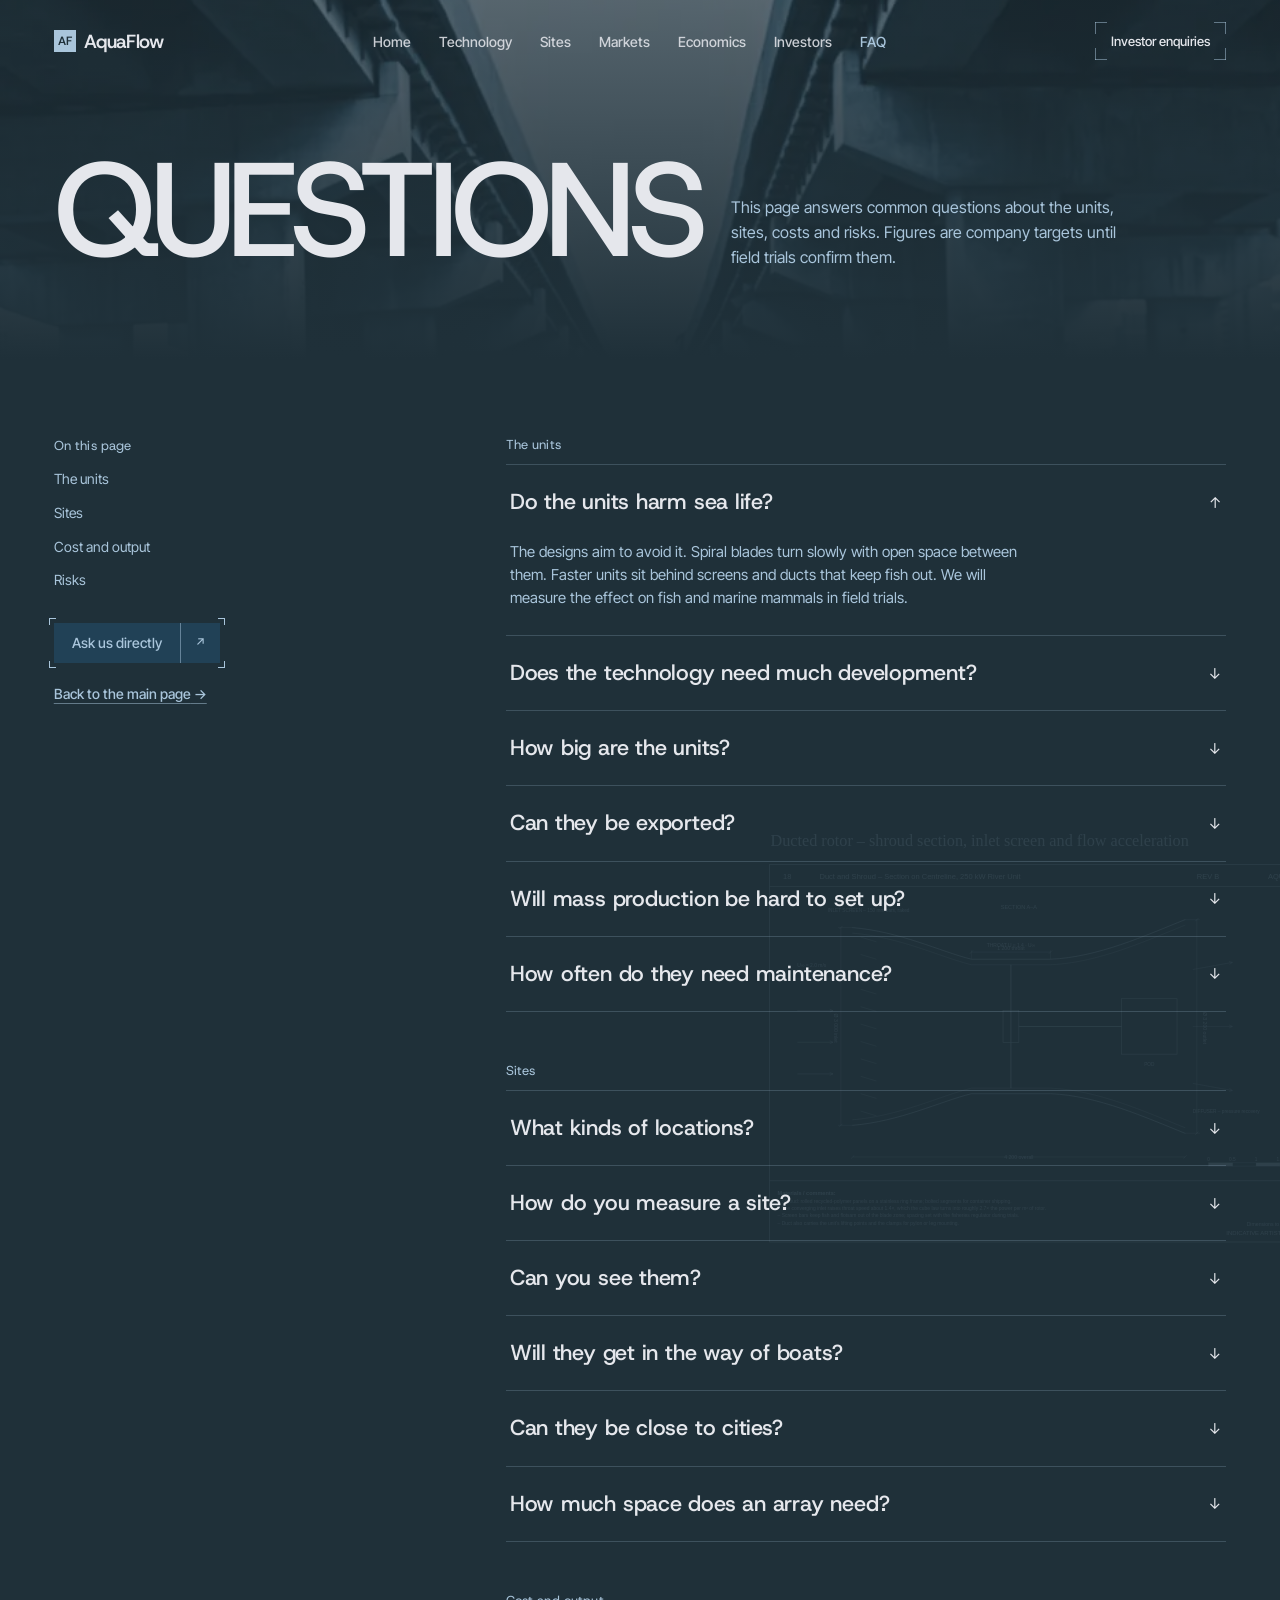
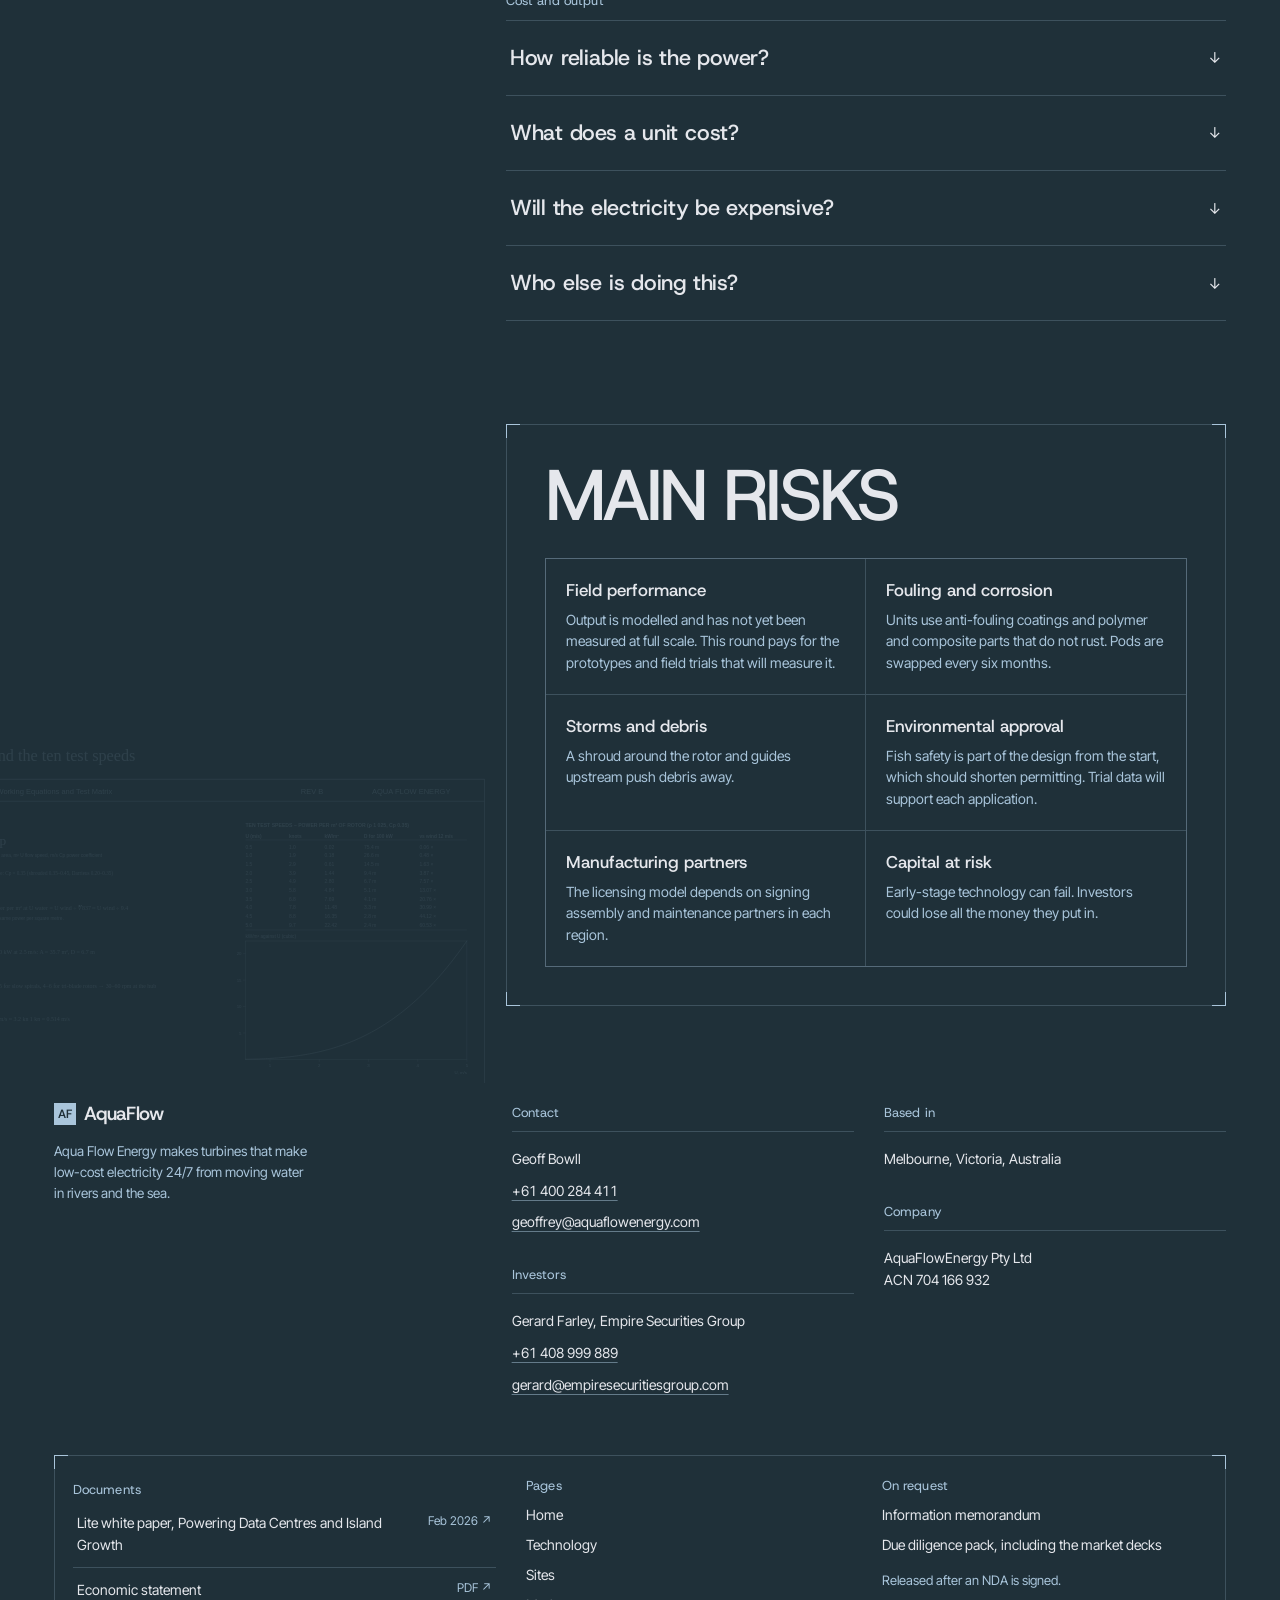
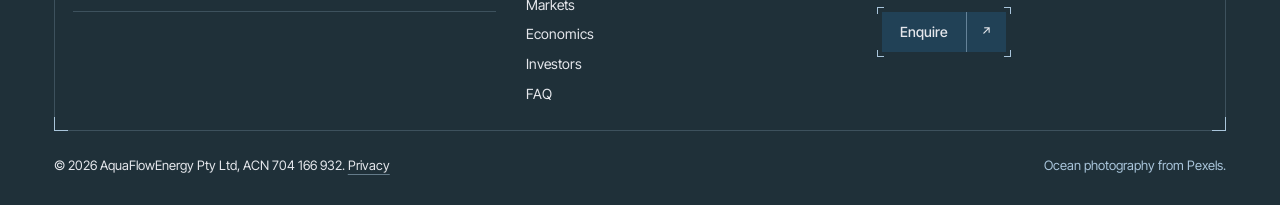
<file: faq/index.html>
<!doctype html>
<html lang="en-AU">
<head>
<meta charset="utf-8">
<meta name="viewport" content="width=device-width,initial-scale=1">
<title>Questions · AquaFlow Energy</title>
<meta name="robots" content="noindex,follow">
<link rel="canonical" href="https://www.aquaflowenergy.com/faq.html">
<meta http-equiv="refresh" content="0; url=../faq.html">
<script>location.replace('../faq.html')</script>
</head>
<body style="font-family:system-ui;background:#16242C;color:#E5E7EC;padding:40px">
<p>The questions page has moved to <a href="../faq.html" style="color:#9FD8FF">aquaflowenergy.com/faq.html</a>.</p>
</body>
</html>
</file>
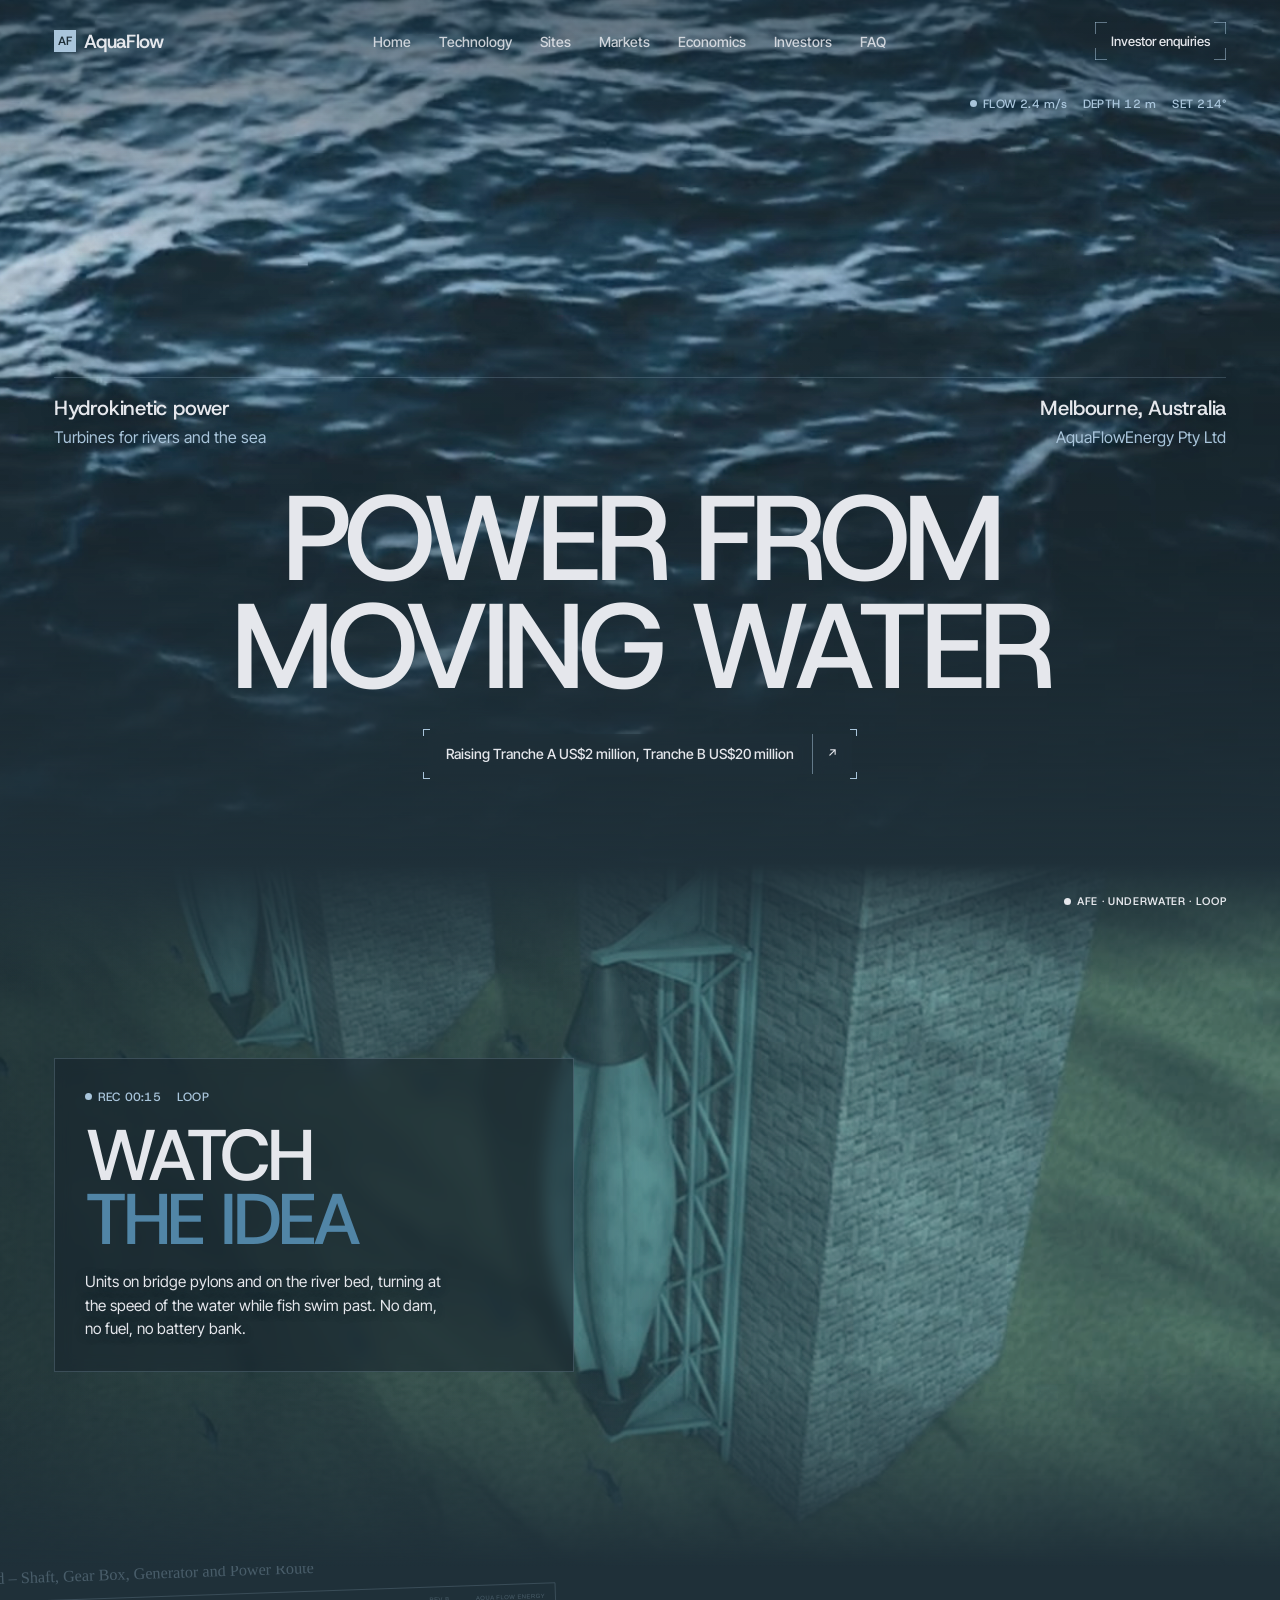
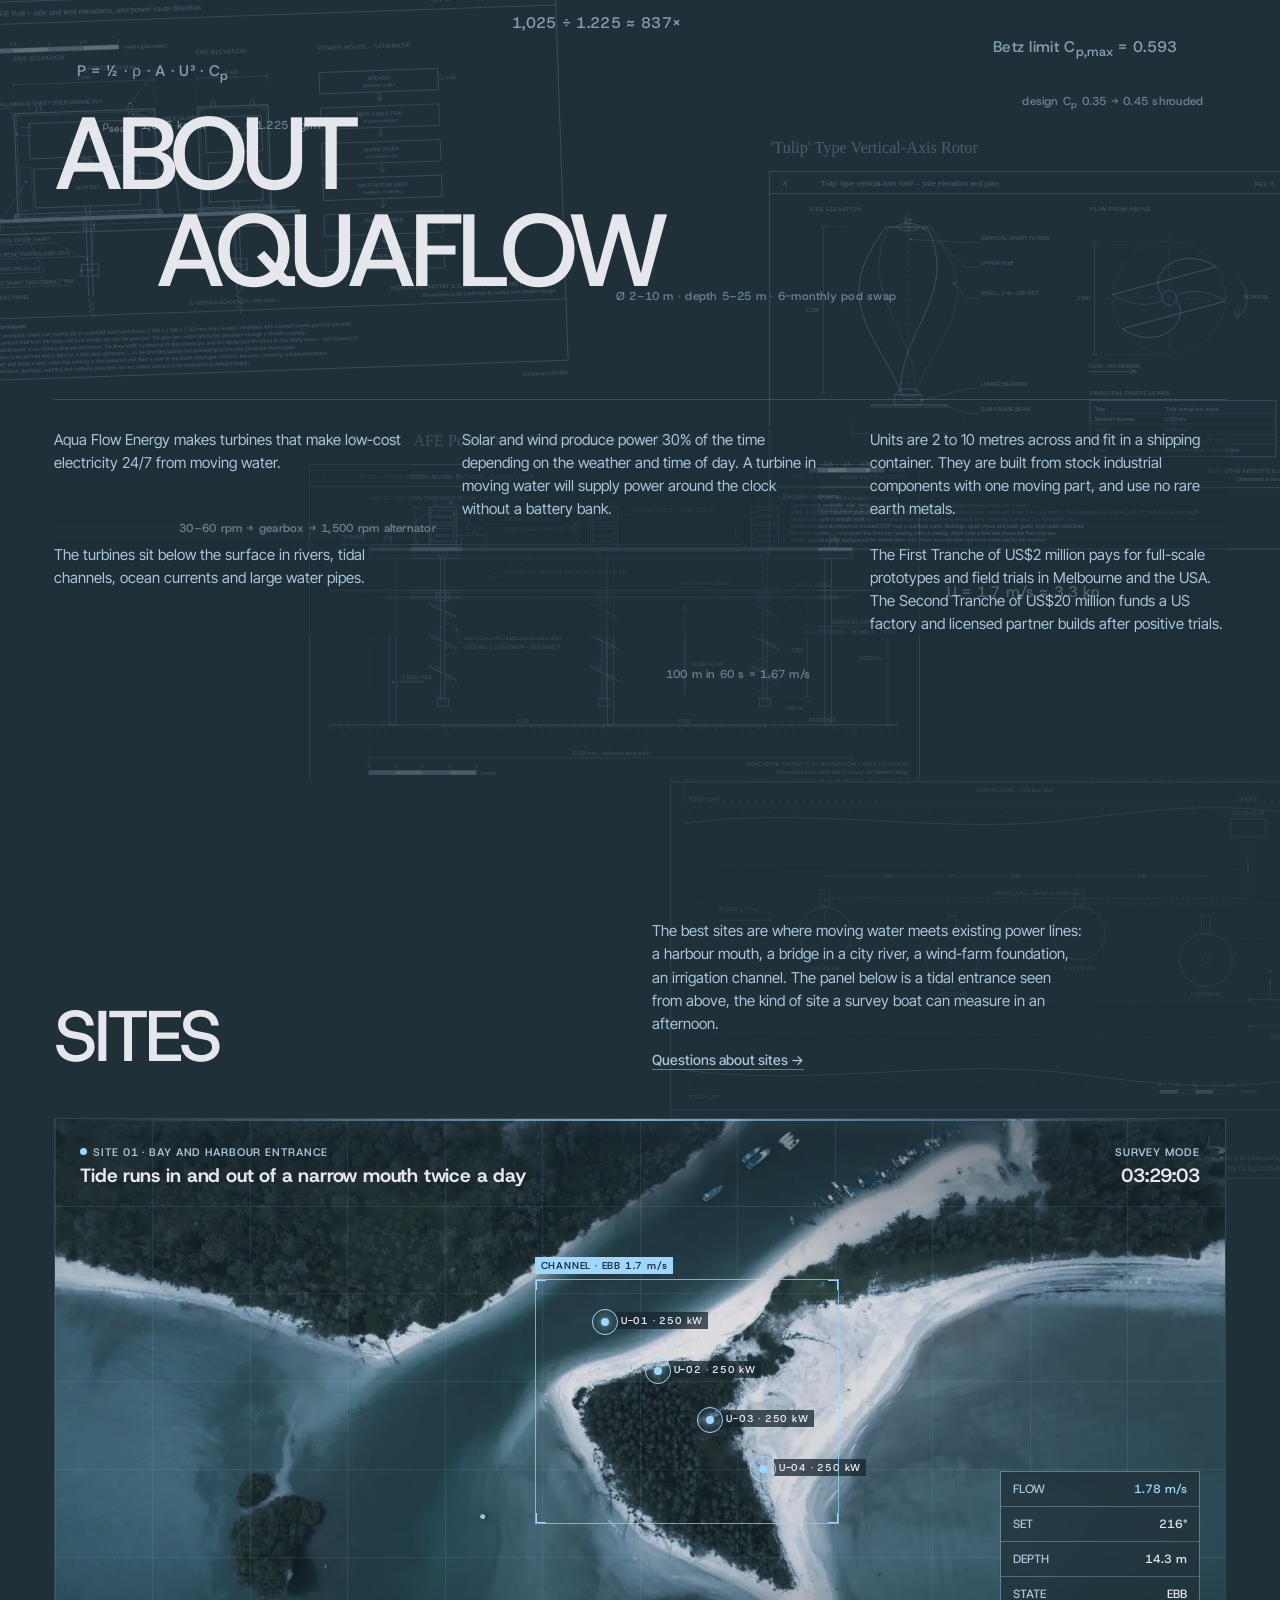
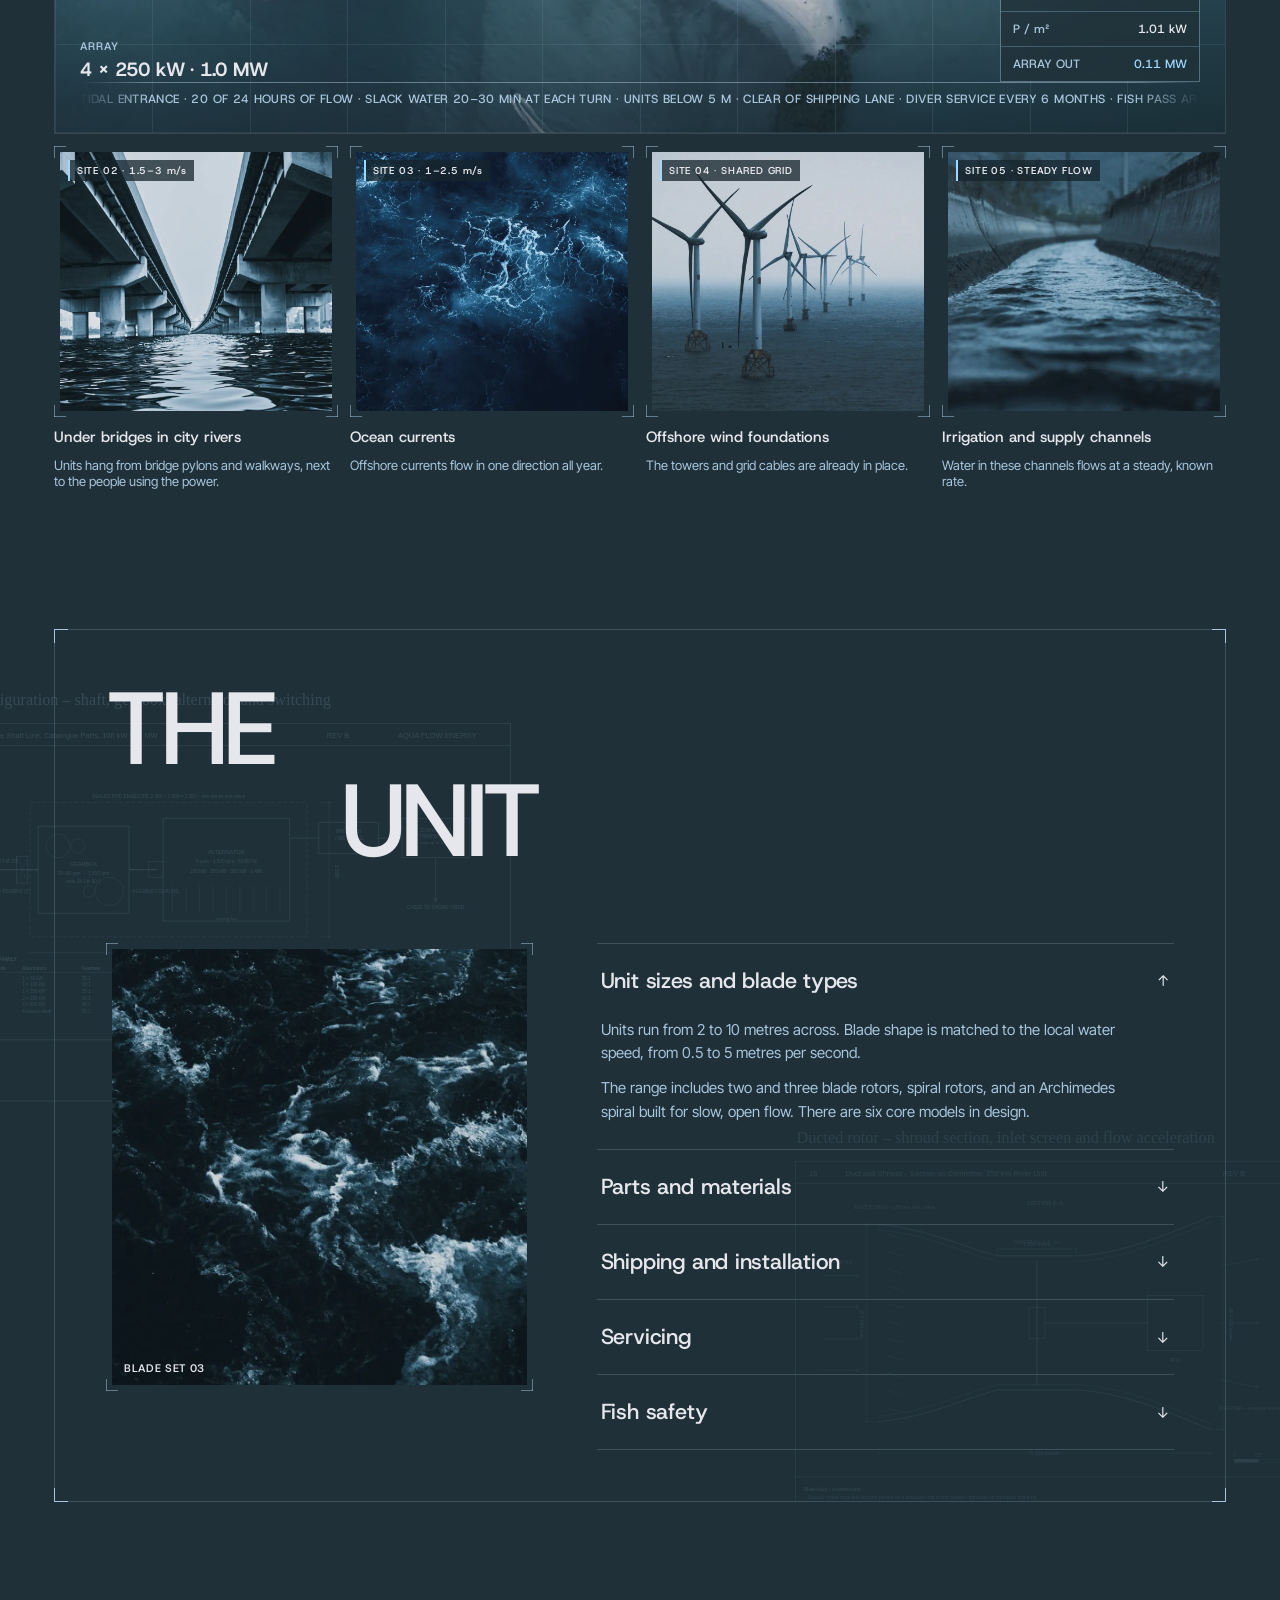
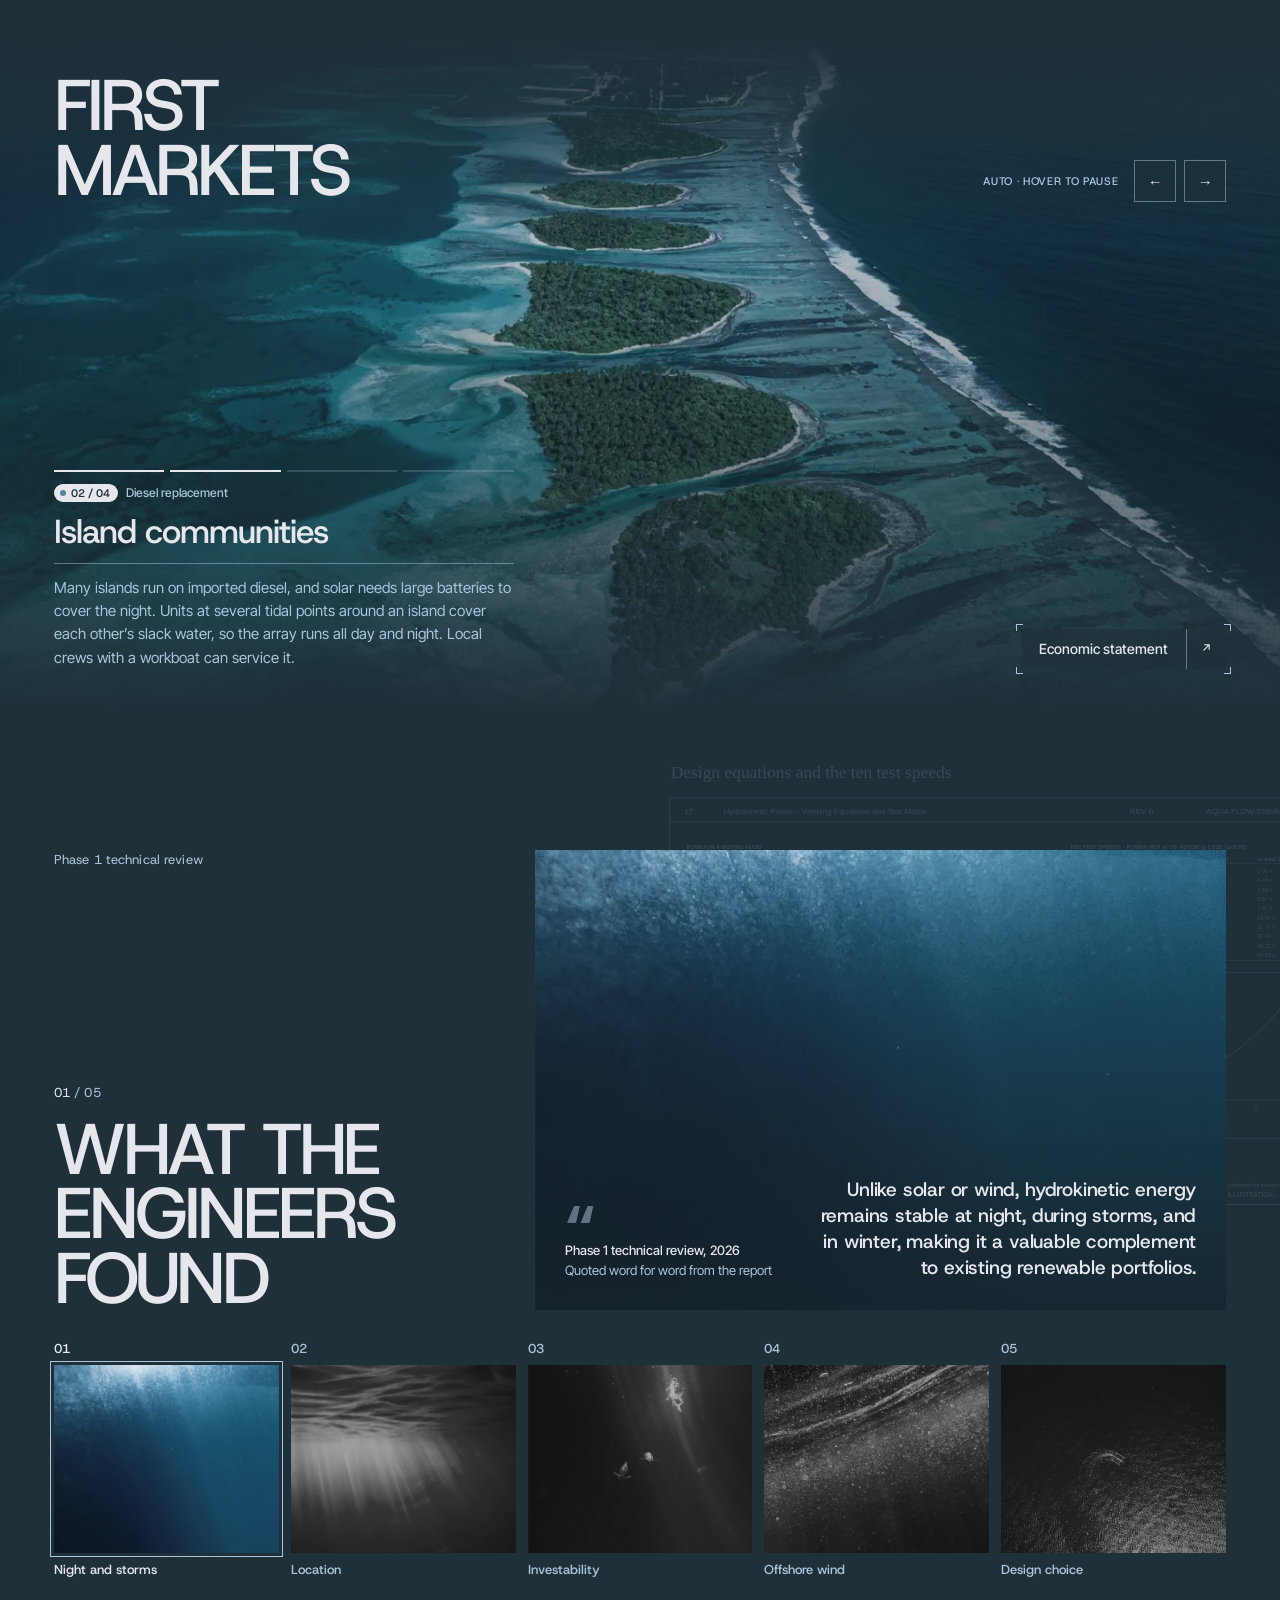
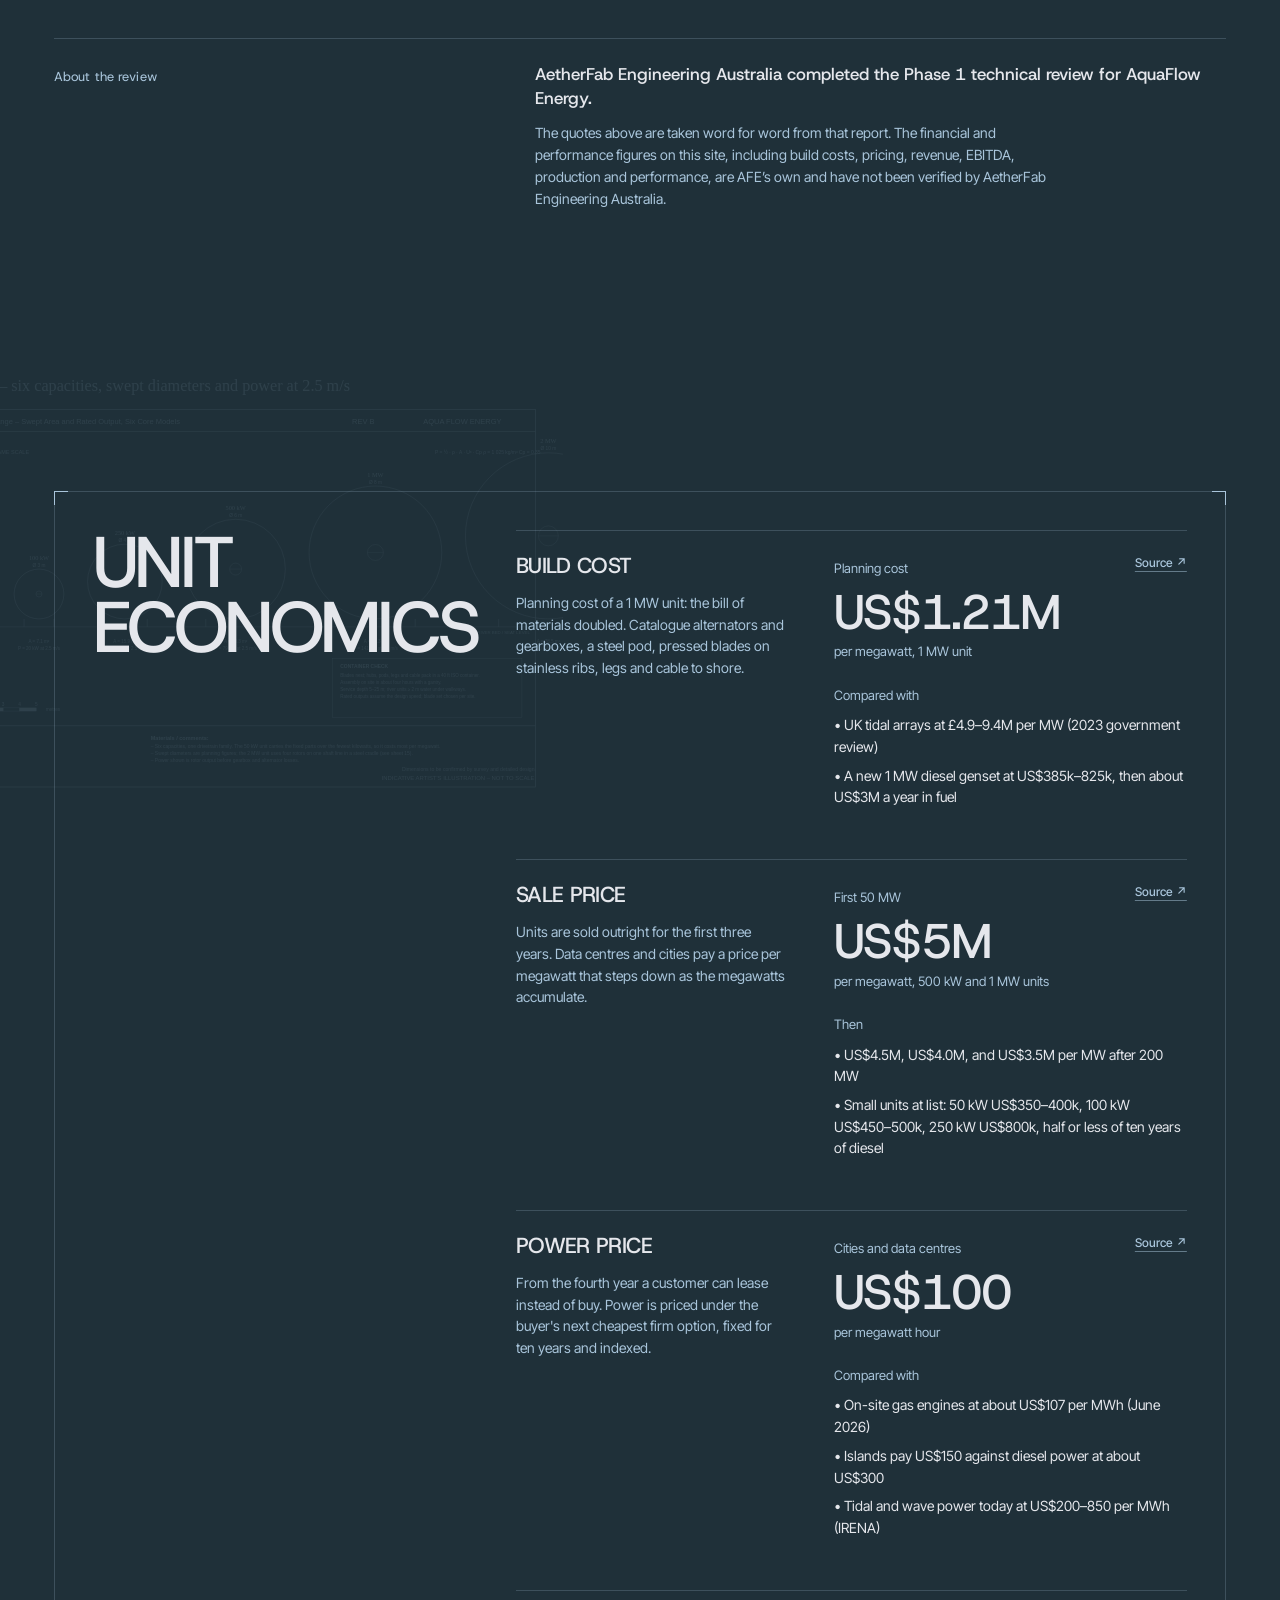
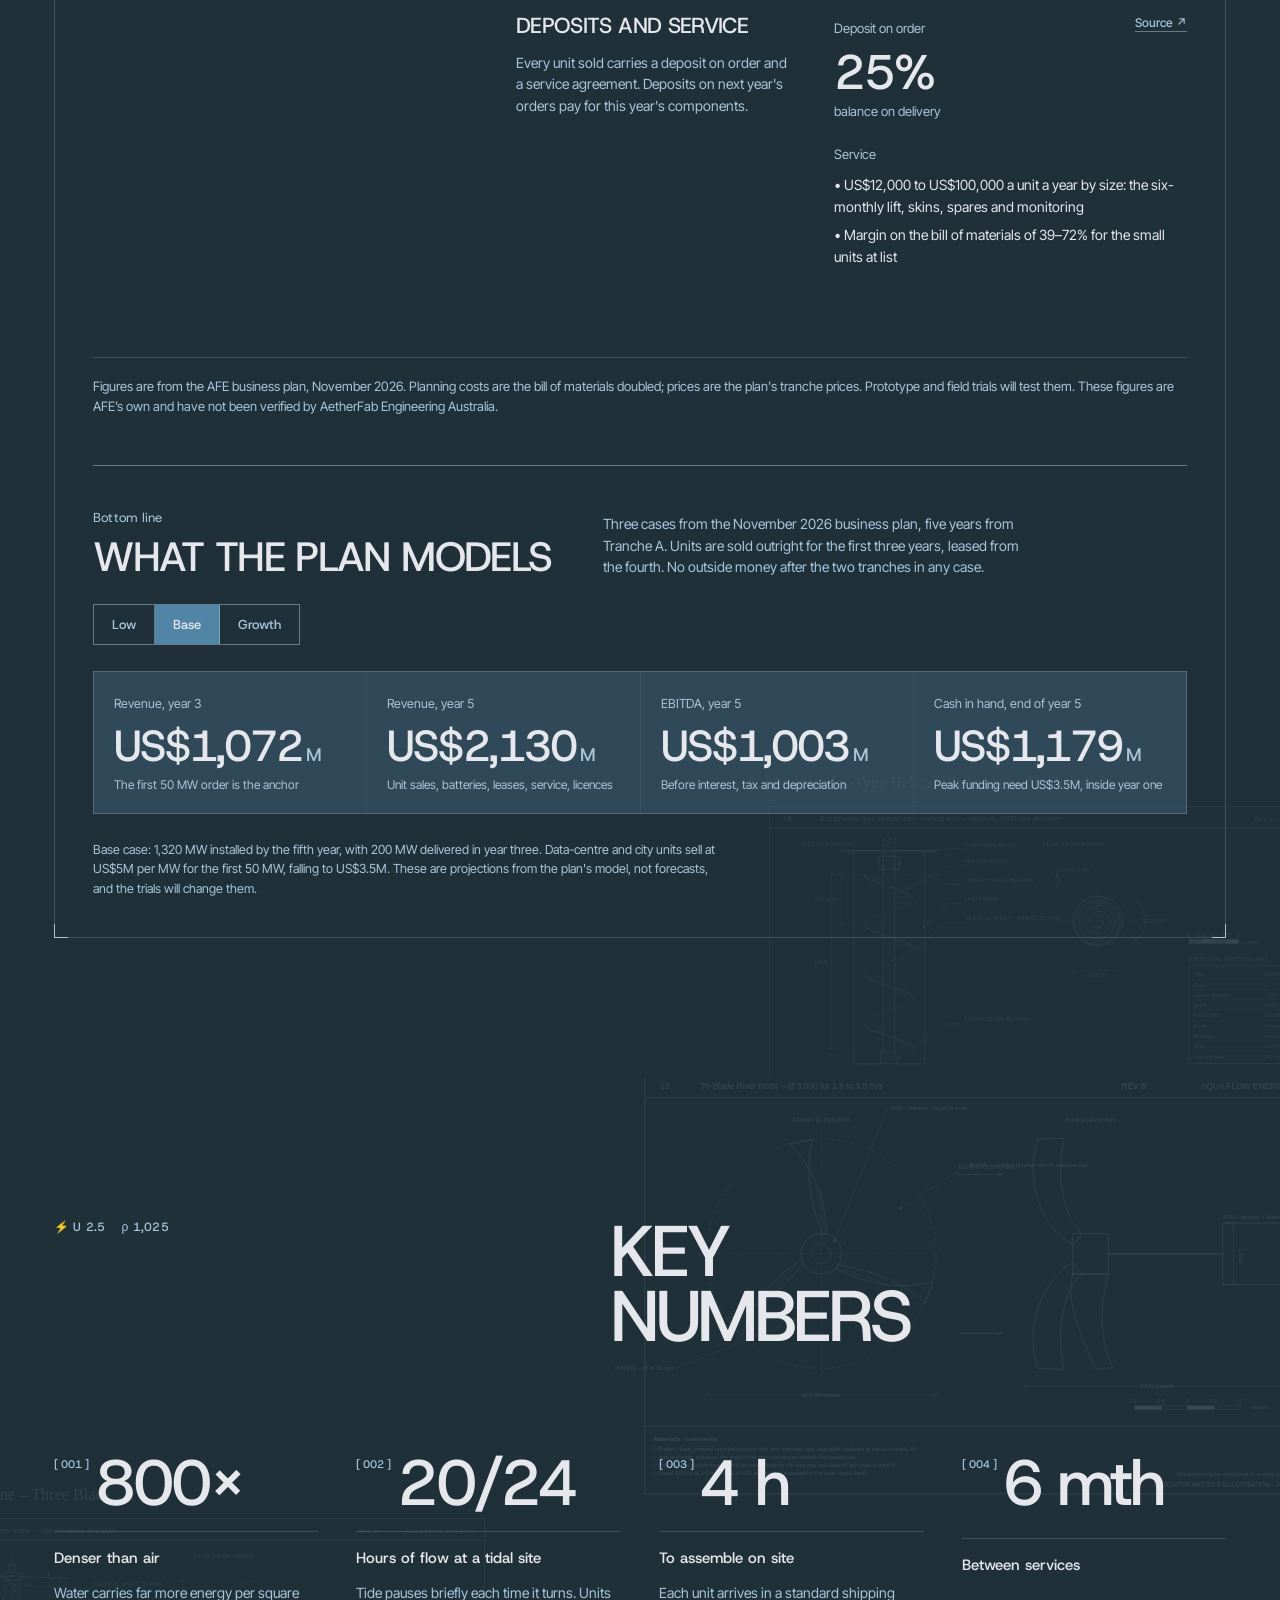
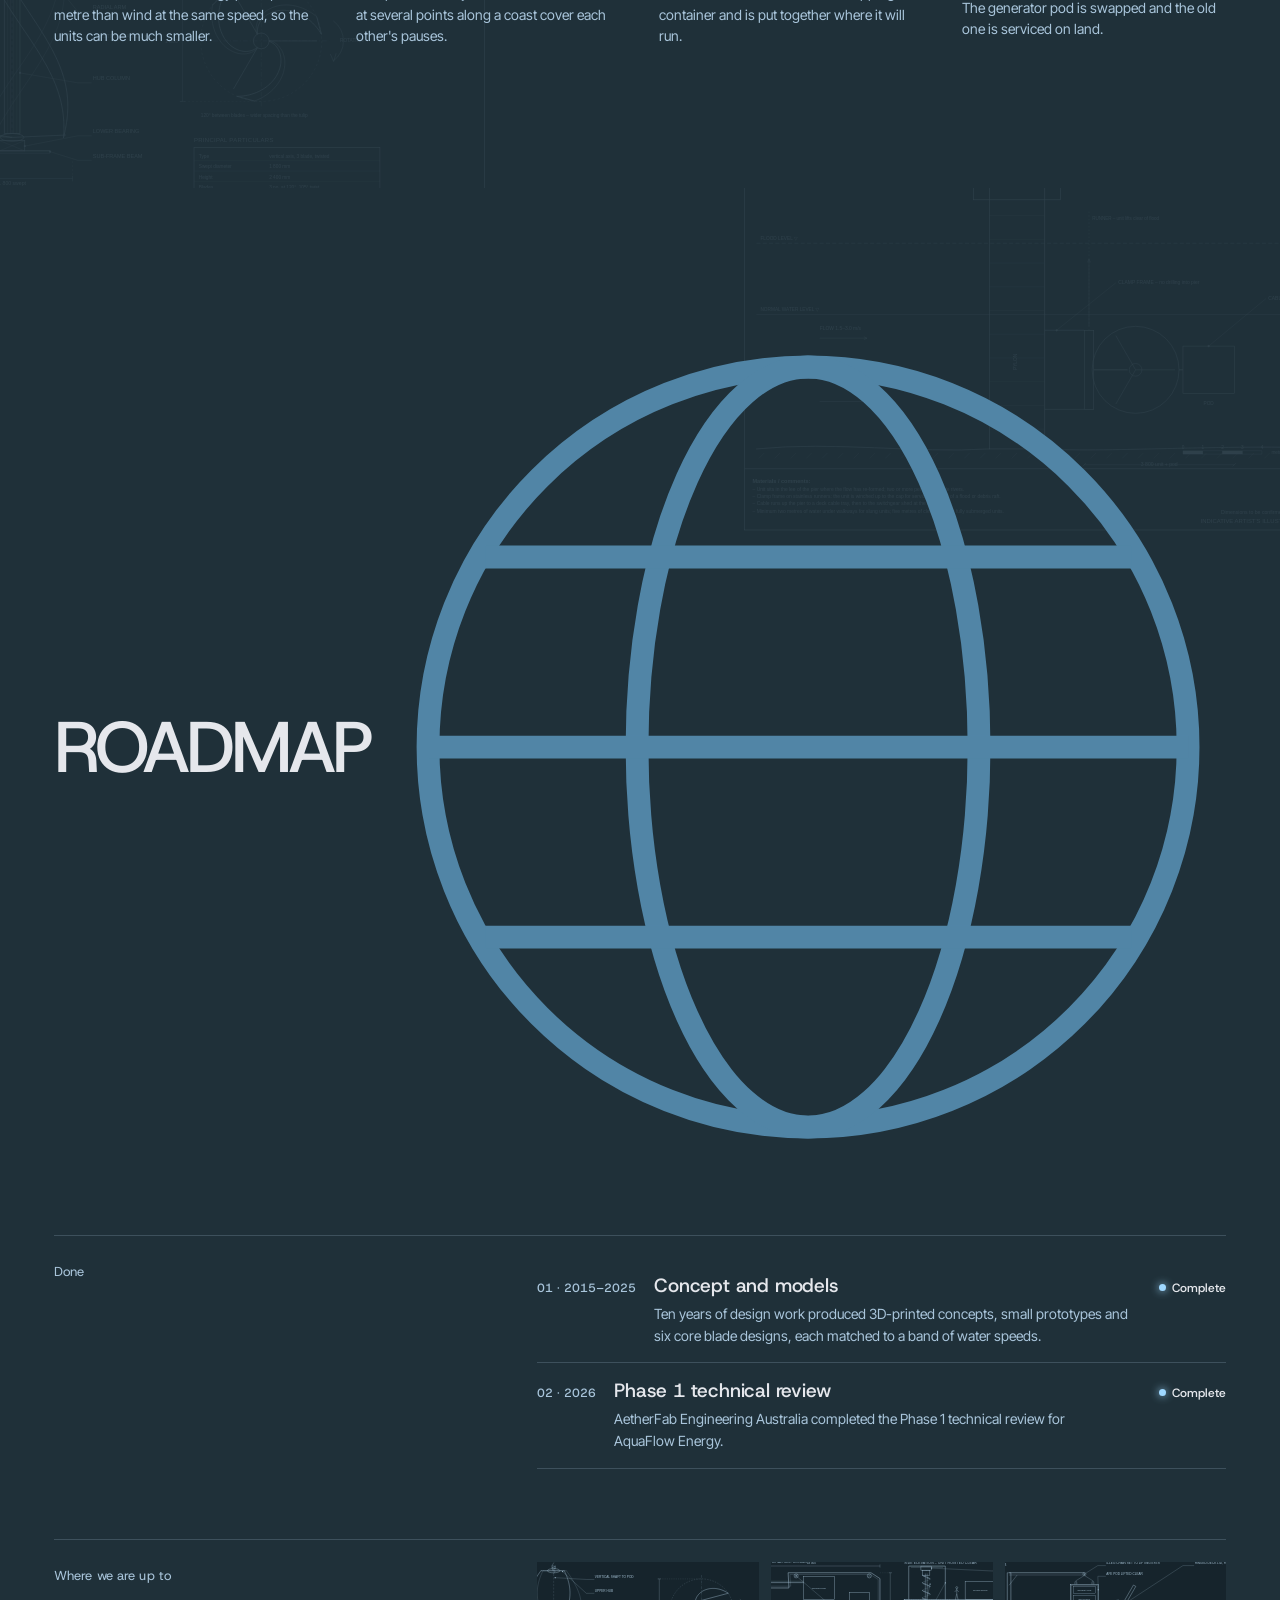
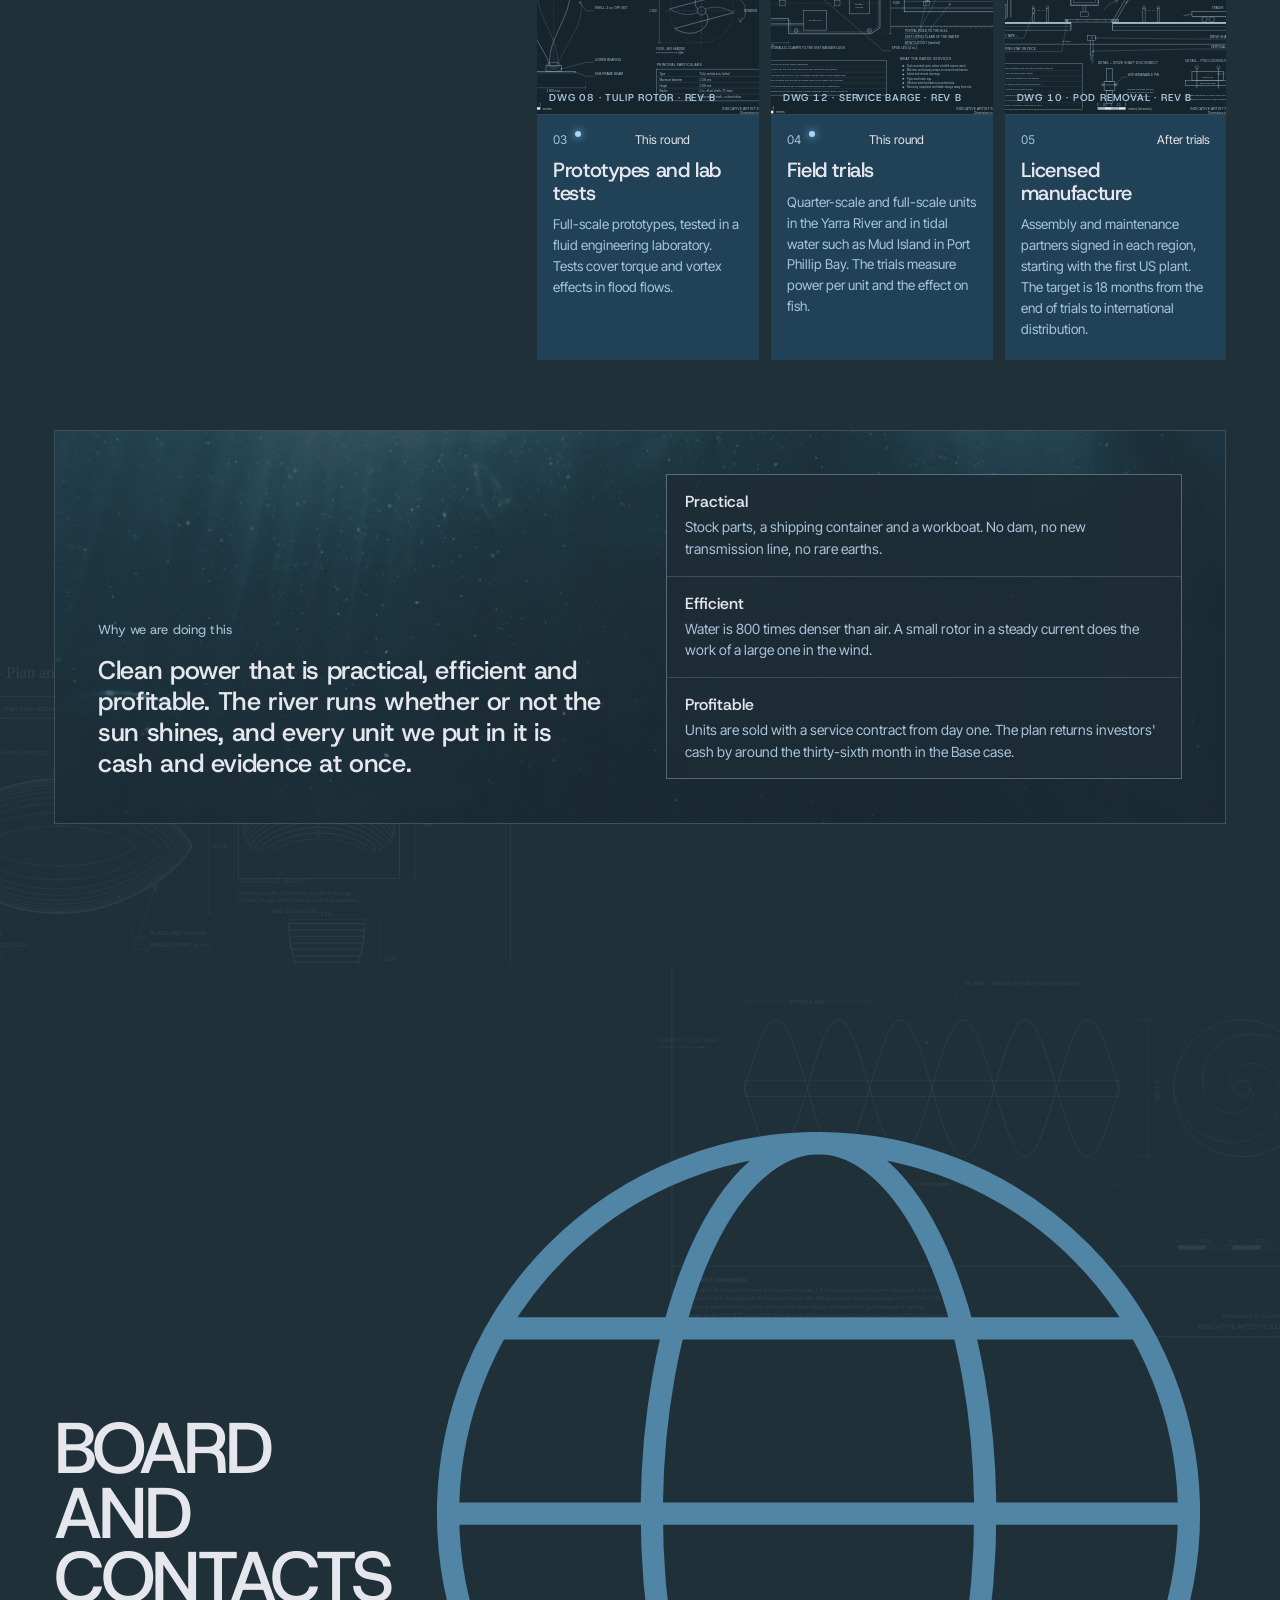
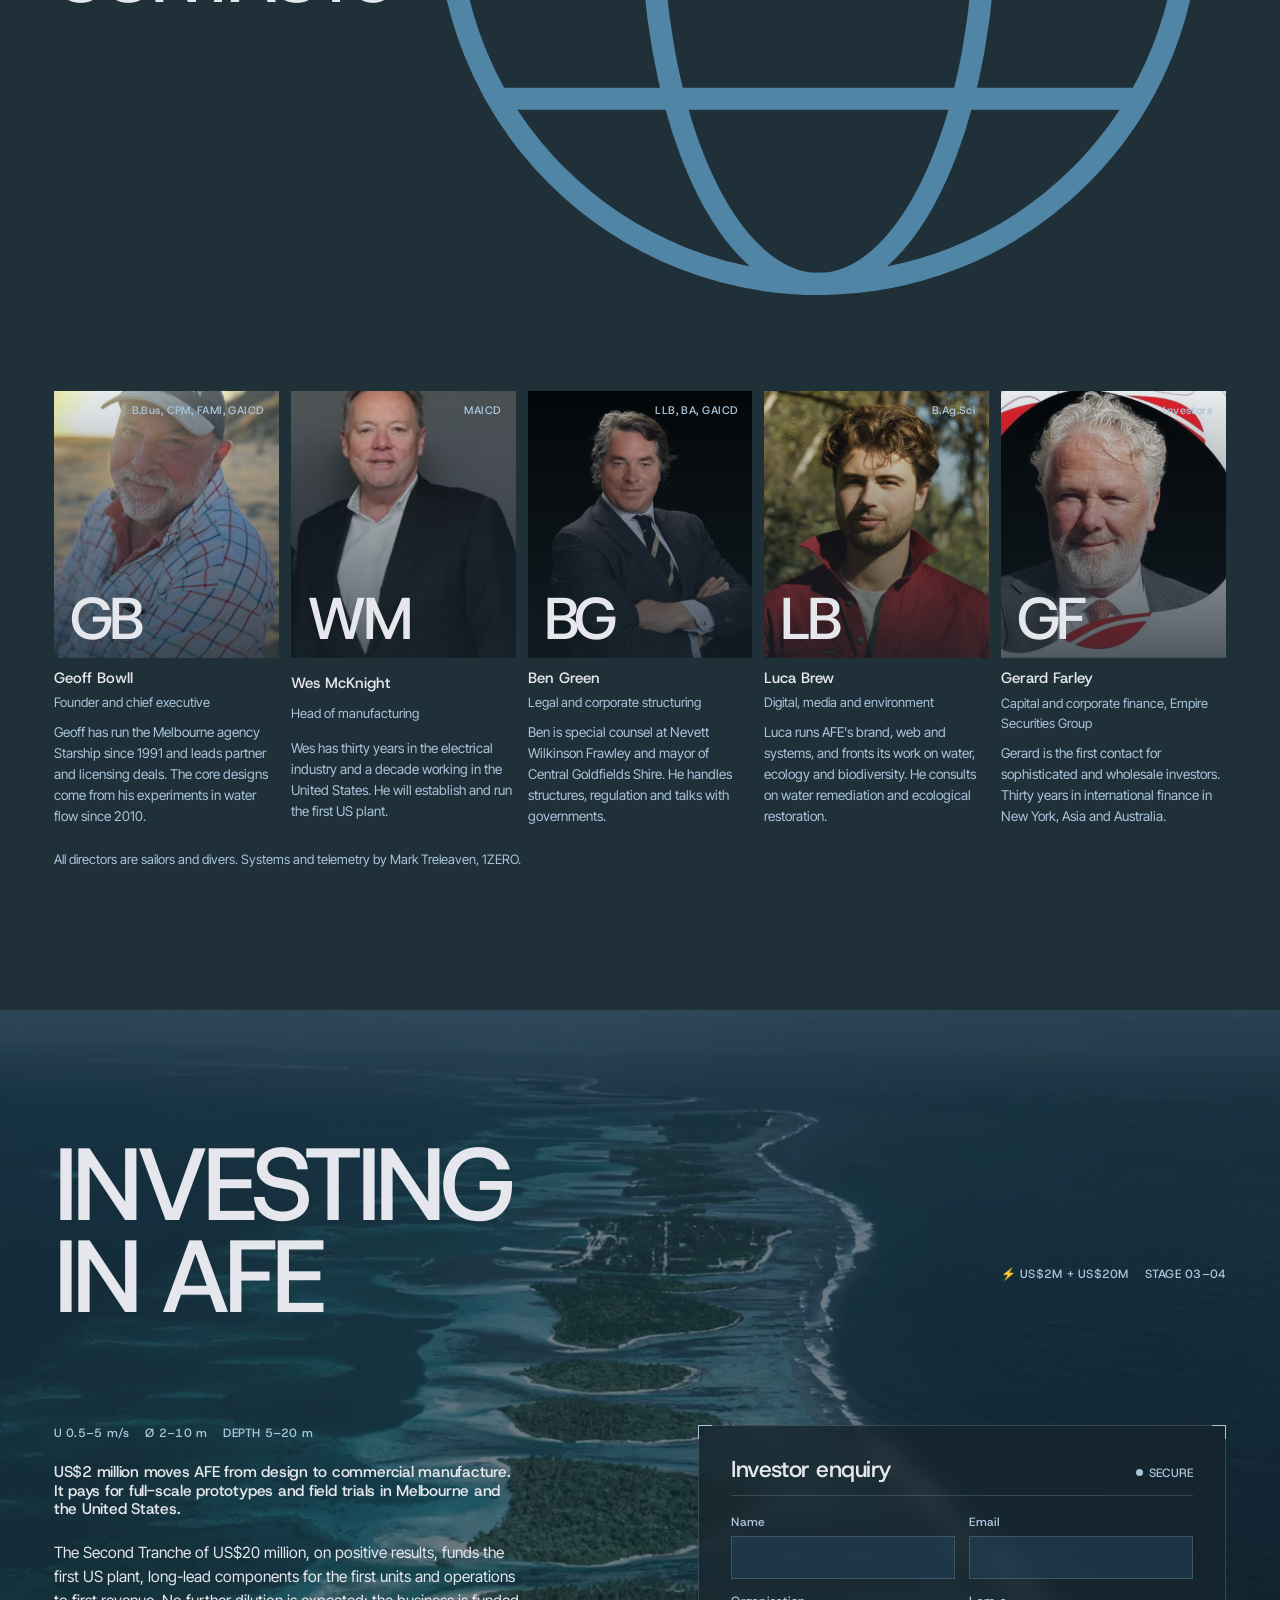
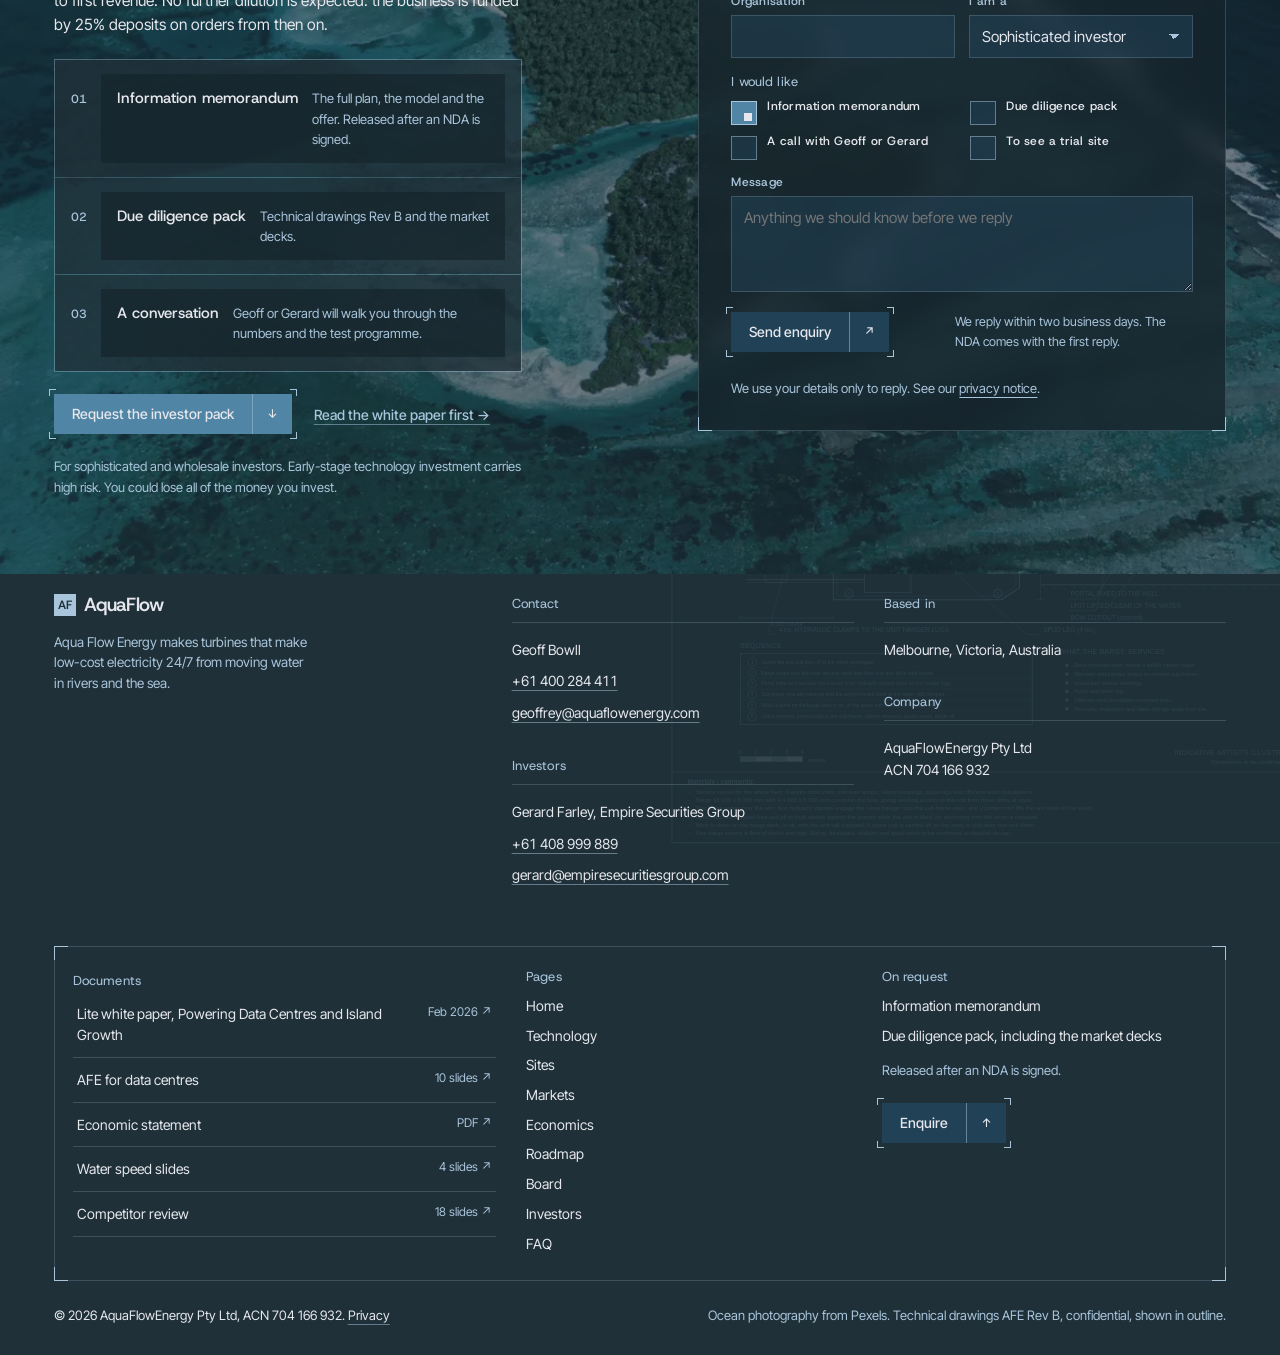
<file: home/index.html>
<!doctype html>
<html lang="en-AU">
<head>
<meta charset="utf-8">
<meta name="viewport" content="width=device-width,initial-scale=1">
<title>AquaFlow Energy</title>
<meta name="robots" content="noindex,follow">
<link rel="canonical" href="https://www.aquaflowenergy.com/">
<meta http-equiv="refresh" content="0; url=/">
<script>location.replace('/')</script>
</head>
<body style="font-family:system-ui;background:#16242C;color:#E5E7EC;padding:40px">
<p>This page has moved to <a href="/" style="color:#9FD8FF">aquaflowenergy.com</a>.</p>
</body>
</html>
</file>
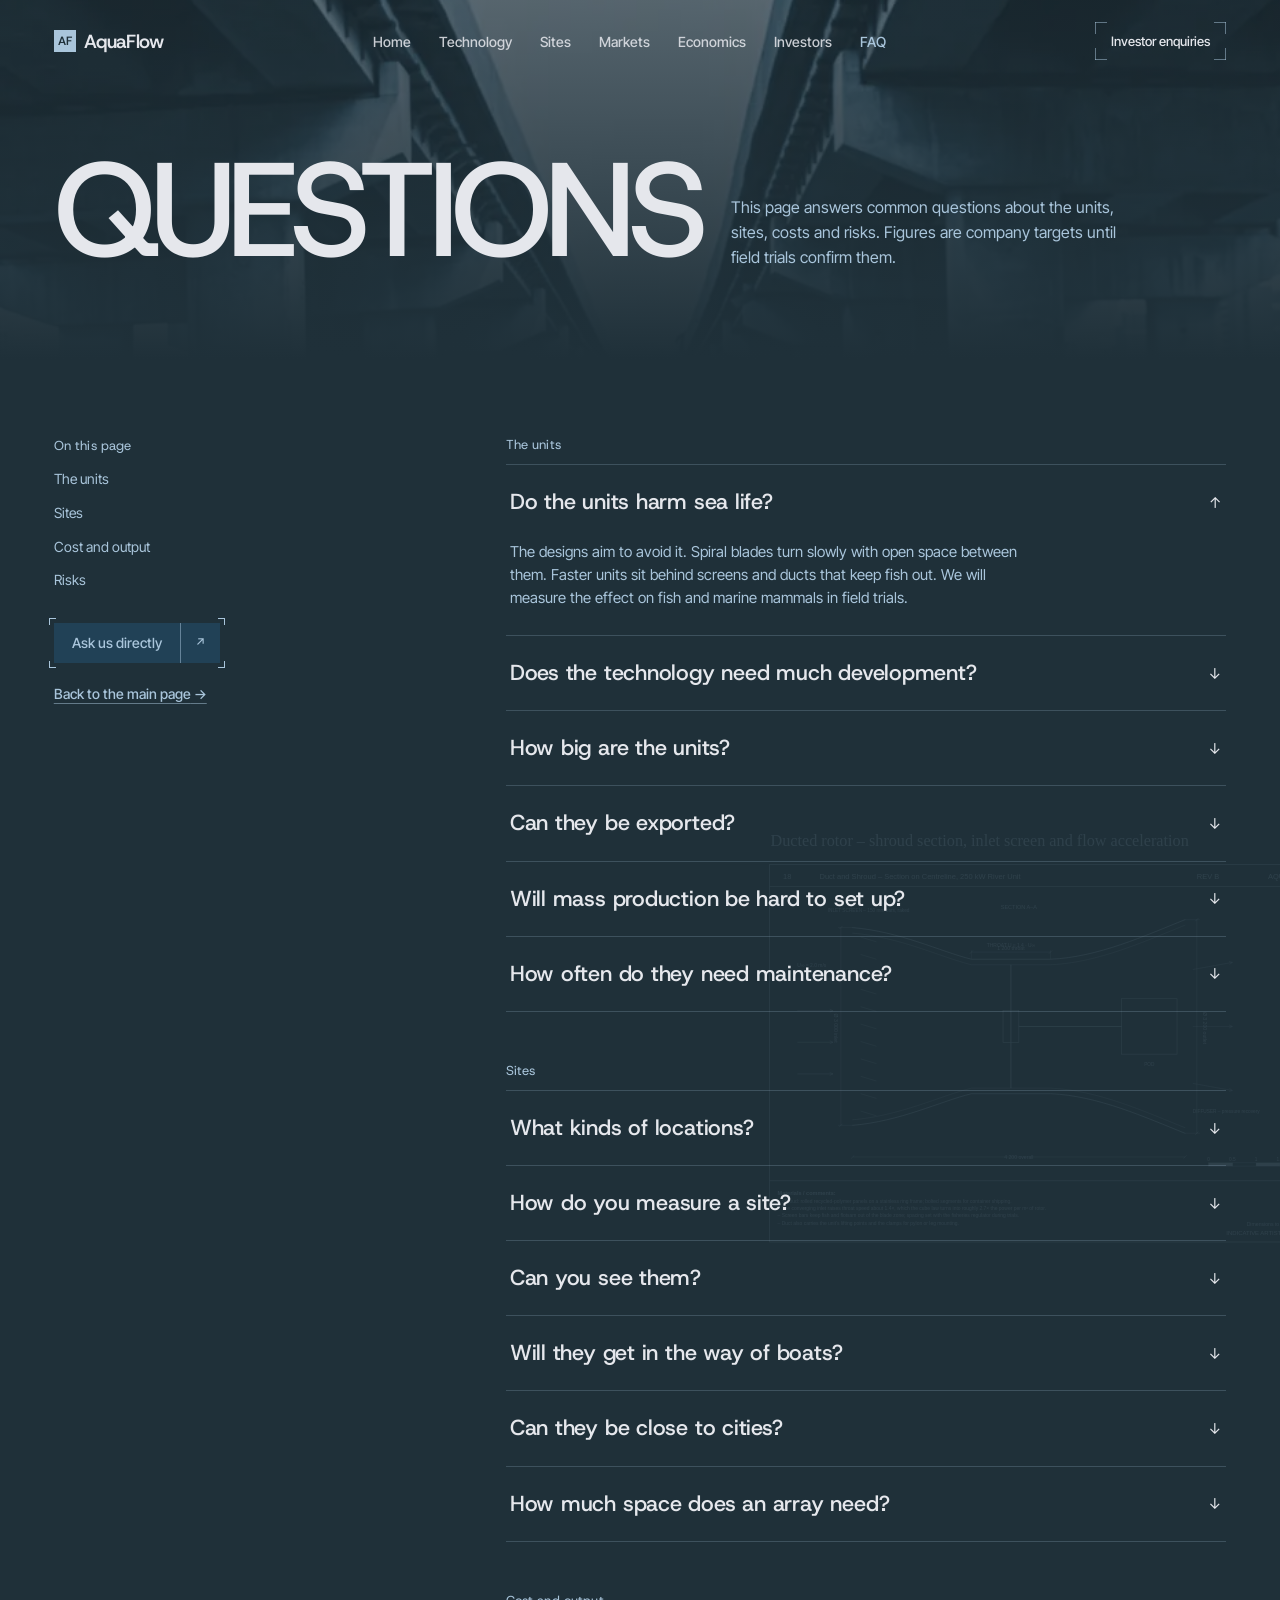
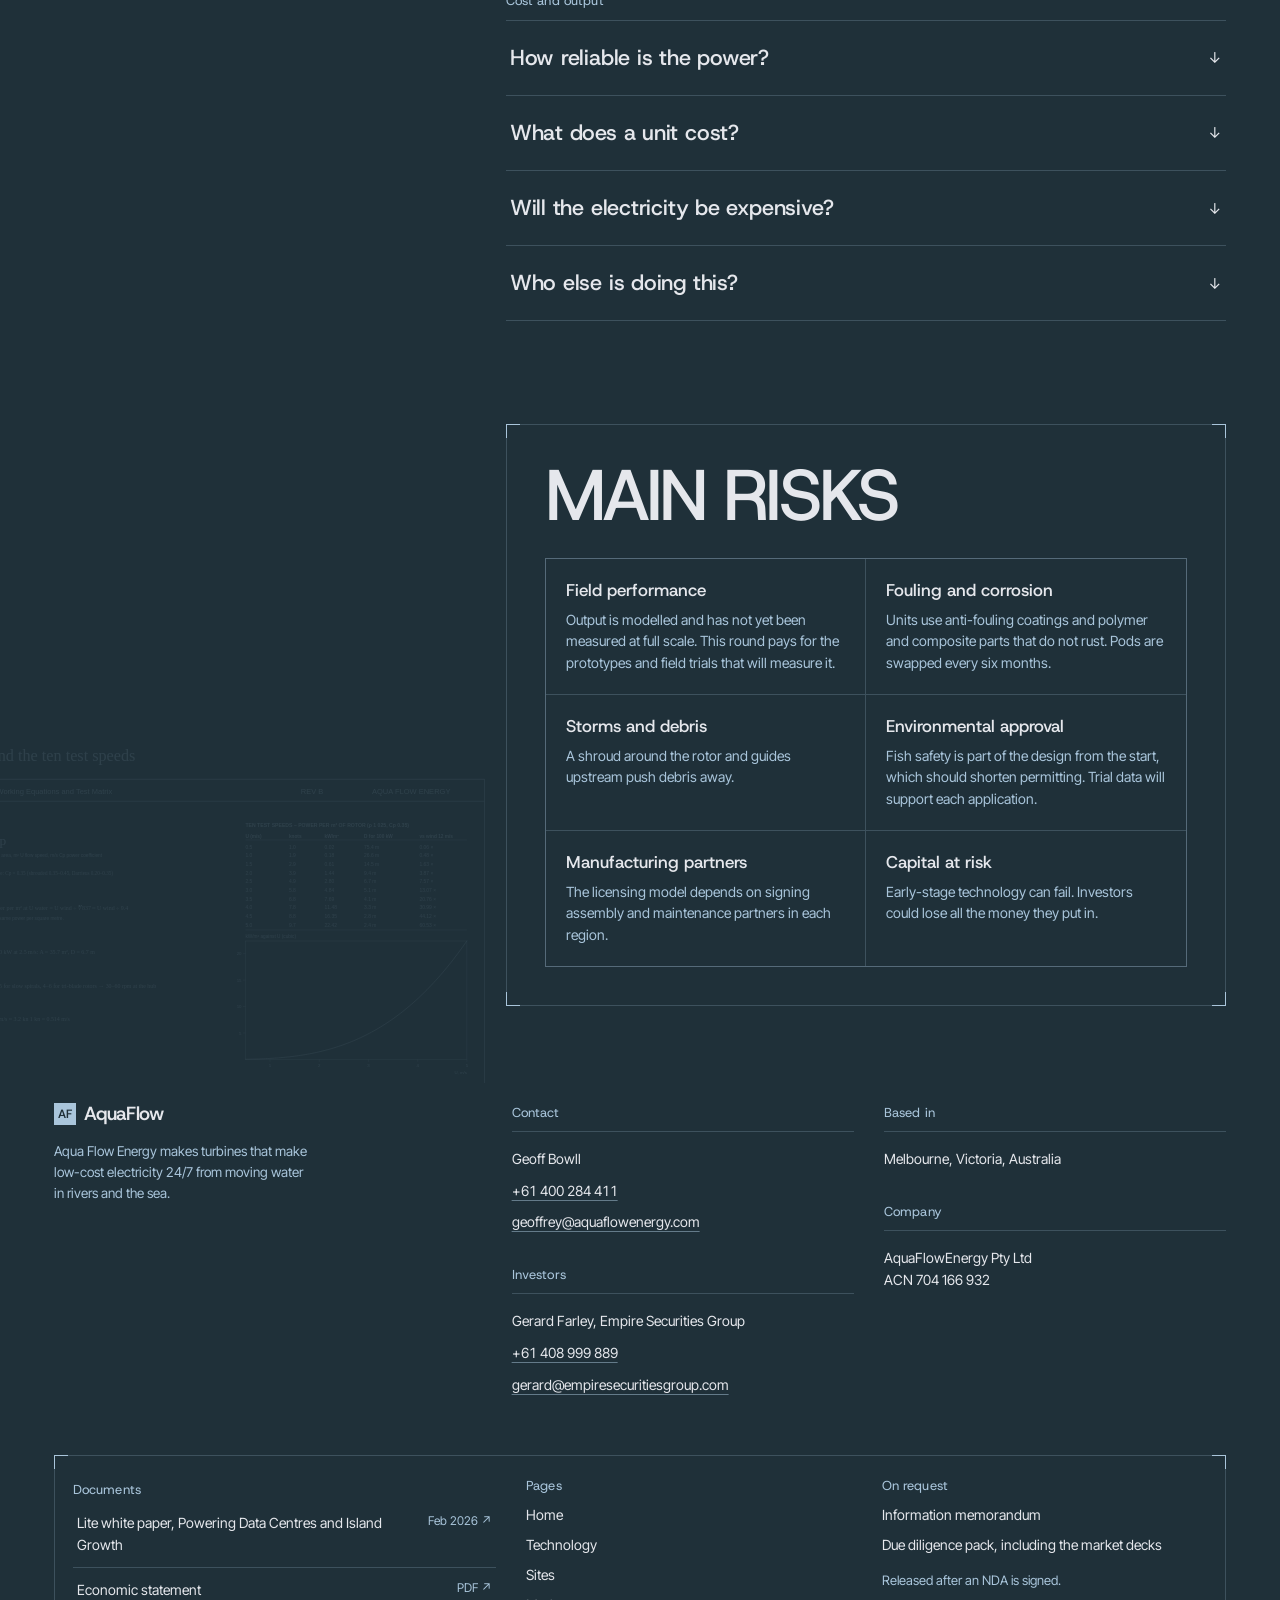
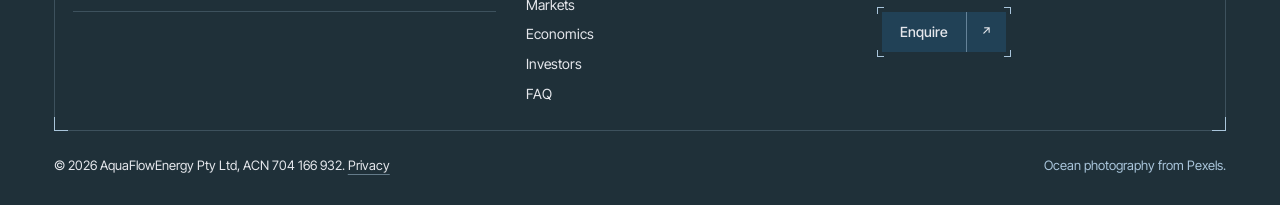
<file: faq.html>
<!doctype html>
<html lang="en-AU">
<head>
<meta charset="utf-8">
<meta name="viewport" content="width=device-width,initial-scale=1,viewport-fit=cover">
<title>Questions about AquaFlow Energy's water turbines | FAQ</title>
<meta name="description" content="Answers on AquaFlow Energy's water turbines: unit sizes, fish safety, sites, unit cost, power price and main risks for investors. Read on or ask us directly.">
<meta name="robots" content="index,follow">
<meta name="author" content="AquaFlow Energy">
<meta name="theme-color" content="#1F3039">
<link rel="canonical" href="https://www.aquaflowenergy.com/faq.html">

<meta property="og:type" content="website">
<meta property="og:site_name" content="AquaFlow Energy">
<meta property="og:title" content="Questions about AquaFlow Energy's water turbines | FAQ">
<meta property="og:description" content="Answers on AquaFlow Energy's water turbines: unit sizes, fish safety, sites, unit cost, power price and main risks for investors. Read on or ask us directly.">
<meta property="og:url" content="https://www.aquaflowenergy.com/faq.html">
<meta property="og:image" content="https://www.aquaflowenergy.com/img/og-image.jpg">
<meta property="og:image:width" content="1200">
<meta property="og:image:height" content="630">
<meta property="og:image:alt" content="AquaFlow Energy turbines mounted on bridge pylons under water, with the line Power from moving water, 24 hours a day">
<meta property="og:locale" content="en_AU">
<meta name="twitter:card" content="summary_large_image">
<meta name="twitter:title" content="Questions about AquaFlow Energy's water turbines | FAQ">
<meta name="twitter:description" content="Answers on AquaFlow Energy's water turbines: unit sizes, fish safety, sites, unit cost, power price and main risks for investors. Read on or ask us directly.">
<meta name="twitter:image" content="https://www.aquaflowenergy.com/img/og-image.jpg">
<meta name="twitter:image:alt" content="AquaFlow Energy turbines mounted on bridge pylons under water, with the line Power from moving water, 24 hours a day">

<link rel="icon" href="img/favicon.svg" type="image/svg+xml">
<link rel="icon" href="img/favicon-32.png" type="image/png" sizes="32x32">
<link rel="apple-touch-icon" href="img/apple-touch-icon.png">
<link rel="manifest" href="site.webmanifest">
<link rel="preconnect" href="https://fonts.googleapis.com">
<link rel="preconnect" href="https://fonts.gstatic.com" crossorigin>
<link rel="stylesheet" href="https://fonts.googleapis.com/css2?family=Host+Grotesk:wght@400;500;600&family=Inter+Tight:wght@400;500&display=swap">
<link rel="stylesheet" href="styles.css">
<script type="application/ld+json">
{
  "@context": "https://schema.org",
  "@graph": [
    {
      "@type": "FAQPage",
      "@id": "https://www.aquaflowenergy.com/faq.html#faqpage",
      "url": "https://www.aquaflowenergy.com/faq.html",
      "name": "Questions about AquaFlow Energy's water turbines | FAQ",
      "description": "Answers on AquaFlow Energy's water turbines: unit sizes, fish safety, sites, unit cost, power price and main risks for investors. Read on or ask us directly.",
      "inLanguage": "en-AU",
      "isPartOf": {
        "@id": "https://www.aquaflowenergy.com/#website"
      },
      "about": {
        "@id": "https://www.aquaflowenergy.com/#organization"
      },
      "mainEntity": [
        {
          "@type": "Question",
          "name": "Do the units harm sea life?",
          "acceptedAnswer": {
            "@type": "Answer",
            "text": "The designs aim to avoid it. Spiral blades turn slowly with open space between them. Faster units sit behind screens and ducts that keep fish out. We will measure the effect on fish and marine mammals in field trials."
          }
        },
        {
          "@type": "Question",
          "name": "Does the technology need much development?",
          "acceptedAnswer": {
            "@type": "Answer",
            "text": "The generators and drivetrains are commercial parts you can buy today. Our development work is the blade shape, matched to each range of water speeds. Full-scale prototypes and lab tests are the next step."
          }
        },
        {
          "@type": "Question",
          "name": "How big are the units?",
          "acceptedAnswer": {
            "@type": "Answer",
            "text": "Units are 2 to 10 metres across, depending on the power needed and the water speed at the site. There are six capacities, from 50 kW to 2 MW."
          }
        },
        {
          "@type": "Question",
          "name": "Can they be exported?",
          "acceptedAnswer": {
            "@type": "Answer",
            "text": "Yes. They fit ISO shipping containers and can be assembled on site in about four hours."
          }
        },
        {
          "@type": "Question",
          "name": "Will mass production be hard to set up?",
          "acceptedAnswer": {
            "@type": "Answer",
            "text": "No. A standard assembly line is enough, and the parts and skills are available worldwide. Early units can be built in any fabrication workshop."
          }
        },
        {
          "@type": "Question",
          "name": "How often do they need maintenance?",
          "acceptedAnswer": {
            "@type": "Answer",
            "text": "Every six months. The generator pod is lifted out and replaced, and the used pod is serviced on land."
          }
        },
        {
          "@type": "Question",
          "name": "What kinds of locations?",
          "acceptedAnswer": {
            "@type": "Answer",
            "text": "Units suit bay entrances, high-tide coasts, ocean currents, offshore wind towers, river banks and walkways, bridges, and irrigation and water supply pipes. The best sites are where water infrastructure meets existing power lines."
          }
        },
        {
          "@type": "Question",
          "name": "How do you measure a site?",
          "acceptedAnswer": {
            "@type": "Answer",
            "text": "By boat in calm weather. A buoy dropped off the stern at anchor shows the direction, and tracking the boat's drift by GPS gives the speed. A hundred metres in sixty seconds is 1.7 metres a second, about 3.3 knots, a common tidal speed and one we prefer."
          }
        },
        {
          "@type": "Question",
          "name": "Can you see them?",
          "acceptedAnswer": {
            "@type": "Answer",
            "text": "No. At most sites the units run fully below the surface. In rivers they hang under walkways and bridges."
          }
        },
        {
          "@type": "Question",
          "name": "Will they get in the way of boats?",
          "acceptedAnswer": {
            "@type": "Answer",
            "text": "They sit below the surface and are placed clear of shipping lanes."
          }
        },
        {
          "@type": "Question",
          "name": "Can they be close to cities?",
          "acceptedAnswer": {
            "@type": "Answer",
            "text": "Yes. Most cities are on the coast or a river. Making power close to users means fewer new transmission lines."
          }
        },
        {
          "@type": "Question",
          "name": "How much space does an array need?",
          "acceptedAnswer": {
            "@type": "Answer",
            "text": "Far less than solar or wind with the same output, because moving water carries more energy per square metre. Exact spacing depends on water speed and depth and will be set during trials. In a river, units can sit every three to four metres along a bridge or walkway."
          }
        },
        {
          "@type": "Question",
          "name": "How reliable is the power?",
          "acceptedAnswer": {
            "@type": "Answer",
            "text": "Rivers, ocean currents and water pipes flow all day. A tidal site flows for about 20 hours in 24, with a short pause each time the tide turns. Units at several tidal sites along a coast cover each other's pauses, so an array can supply power around the clock. That is two to four times the running hours of wind or solar."
          }
        },
        {
          "@type": "Question",
          "name": "What does a unit cost?",
          "acceptedAnswer": {
            "@type": "Answer",
            "text": "Small units sell at list: US$350,000 to 400,000 for 50 kW, US$450,000 to 500,000 for 100 kW and US$800,000 for 250 kW, each with a yearly service fee. Over ten years that is half or less of the diesel they replace. Data centres and cities buy 500 kW and 1 MW units at US$5 million per megawatt for the first 50 MW, stepping down to US$3.5 million per megawatt after 200 MW. The planning build cost of a 1 MW unit is about US$1.21 million."
          }
        },
        {
          "@type": "Question",
          "name": "Will the electricity be expensive?",
          "acceptedAnswer": {
            "@type": "Answer",
            "text": "Leased power is priced under the buyer’s next cheapest firm option: US$100 per megawatt hour to cities and data centres, against on-site gas engines at about US$107, and US$150 to islands, against diesel power at about US$300. The supply runs day and night without batteries. Field trials will test these prices."
          }
        },
        {
          "@type": "Question",
          "name": "Who else is doing this?",
          "acceptedAnswer": {
            "@type": "Answer",
            "text": "Tidal power is proven. La Rance in France has run since 1966. Most current designs are large machines that need fast water. Their many moving parts make them costly to build and maintain. AFE builds small units from stock parts that work in slower water. Read our competitor review ↗"
          }
        }
      ]
    },
    {
      "@type": "BreadcrumbList",
      "itemListElement": [
        {
          "@type": "ListItem",
          "position": 1,
          "name": "Home",
          "item": "https://www.aquaflowenergy.com/"
        },
        {
          "@type": "ListItem",
          "position": 2,
          "name": "Questions",
          "item": "https://www.aquaflowenergy.com/faq.html"
        }
      ]
    }
  ]
}
</script>
</head>
<body>

<header class="nav">
  <div class="wrap">
    <a class="logo" href="./" aria-label="AquaFlow Energy home"><b>AF</b>AquaFlow</a>
    <nav class="links" aria-label="Main">
      <a href="./">Home</a><a href="./#build">Technology</a><a href="./#sites">Sites</a><a href="./#markets">Markets</a><a href="./#economics">Economics</a><a href="./#invest">Investors</a><a href="faq.html" aria-current="page">FAQ</a>
    </nav>
    <a class="cta cm" href="./#enquire">Investor enquiries</a>
  </div>
</header>

<main id="p-faq" class="haspl" style="position:relative">
  <div class="plans" aria-hidden="true"><img width="1684" height="1191" loading="lazy" decoding="async" class="faint" src="img/dwg/gen-duct.svg" alt="" style="right:-10%;top:30%"><img width="1684" height="1191" loading="lazy" decoding="async" class="faint d2" src="img/dwg/gen-equations.svg" alt="" style="left:-12%;bottom:-4%"></div>
    
  <section class="fhero">
    <div class="bg" style="background-image:url(img/p27.webp)"></div>
    <div class="wrap">
      <h1 class="d1">Questions</h1>
      <p>This page answers common questions about the units, sites, costs and risks. Figures are company targets until field trials confirm them.</p>
    </div>
  </section>

  <div class="wrap faqbody" style="position:relative;z-index:1">
    <aside class="side">
      <span class="label">On this page</span>
      <a href="#q-units">The units</a><a href="#q-sites">Sites</a><a href="#q-cost">Cost and output</a><a href="#q-risks">Risks</a>
      <div style="margin-top:20px"><a class="btn" href="./#enquire"><span>Ask us directly</span><i>↗</i></a></div>
      <a class="tlink" href="./" style="margin-top:10px">Back to the main page</a>
    </aside>
    <div>
      <h2 class="label" id="q-units" style="margin-bottom:10px">The units</h2>
      <div class="acc">
        <details open><summary>Do the units harm sea life?</summary><div class="a"><p>The designs aim to avoid it. Spiral blades turn slowly with open space between them. Faster units sit behind screens and ducts that keep fish out. We will measure the effect on fish and marine mammals in field trials.</p></div></details>
        <details><summary>Does the technology need much development?</summary><div class="a"><p>The generators and drivetrains are commercial parts you can buy today. Our development work is the blade shape, matched to each range of water speeds. Full-scale prototypes and lab tests are the next step.</p></div></details>
        <details><summary>How big are the units?</summary><div class="a"><p>Units are 2 to 10 metres across, depending on the power needed and the water speed at the site. There are six capacities, from 50 kW to 2 MW.</p></div></details>
        <details><summary>Can they be exported?</summary><div class="a"><p>Yes. They fit ISO shipping containers and can be assembled on site in about four hours.</p></div></details>
        <details><summary>Will mass production be hard to set up?</summary><div class="a"><p>No. A standard assembly line is enough, and the parts and skills are available worldwide. Early units can be built in any fabrication workshop.</p></div></details>
        <details><summary>How often do they need maintenance?</summary><div class="a"><p>Every six months. The generator pod is lifted out and replaced, and the used pod is serviced on land.</p></div></details>
      </div>

      <h2 class="label" id="q-sites" style="margin:50px 0 10px">Sites</h2>
      <div class="acc">
        <details><summary>What kinds of locations?</summary><div class="a"><p>Units suit bay entrances, high-tide coasts, ocean currents, offshore wind towers, river banks and walkways, bridges, and irrigation and water supply pipes. The best sites are where water infrastructure meets existing power lines.</p></div></details>
        <details><summary>How do you measure a site?</summary><div class="a"><p>By boat in calm weather. A buoy dropped off the stern at anchor shows the direction, and tracking the boat's drift by GPS gives the speed. A hundred metres in sixty seconds is 1.7 metres a second, about 3.3 knots, a common tidal speed and one we prefer.</p></div></details>
        <details><summary>Can you see them?</summary><div class="a"><p>No. At most sites the units run fully below the surface. In rivers they hang under walkways and bridges.</p></div></details>
        <details><summary>Will they get in the way of boats?</summary><div class="a"><p>They sit below the surface and are placed clear of shipping lanes.</p></div></details>
        <details><summary>Can they be close to cities?</summary><div class="a"><p>Yes. Most cities are on the coast or a river. Making power close to users means fewer new transmission lines.</p></div></details>
        <details><summary>How much space does an array need?</summary><div class="a"><p>Far less than solar or wind with the same output, because moving water carries more energy per square metre. Exact spacing depends on water speed and depth and will be set during trials. In a river, units can sit every three to four metres along a bridge or walkway.</p></div></details>
      </div>

      <h2 class="label" id="q-cost" style="margin:50px 0 10px">Cost and output</h2>
      <div class="acc">
        <details><summary>How reliable is the power?</summary><div class="a"><p>Rivers, ocean currents and water pipes flow all day. A tidal site flows for about 20 hours in 24, with a short pause each time the tide turns. Units at several tidal sites along a coast cover each other's pauses, so an array can supply power around the clock. That is two to four times the running hours of wind or solar.</p></div></details>
        <details><summary>What does a unit cost?</summary><div class="a"><p>Small units sell at list: US$350,000 to 400,000 for 50 kW, US$450,000 to 500,000 for 100 kW and US$800,000 for 250 kW, each with a yearly service fee. Over ten years that is half or less of the diesel they replace.</p><p>Data centres and cities buy 500 kW and 1 MW units at US$5 million per megawatt for the first 50 MW, stepping down to US$3.5 million per megawatt after 200 MW. The planning build cost of a 1 MW unit is about US$1.21 million.</p></div></details>
        <details><summary>Will the electricity be expensive?</summary><div class="a"><p>Leased power is priced under the buyer’s next cheapest firm option: US$100 per megawatt hour to cities and data centres, against on-site gas engines at about US$107, and US$150 to islands, against diesel power at about US$300. The supply runs day and night without batteries. Field trials will test these prices.</p></div></details>
        <details><summary>Who else is doing this?</summary><div class="a"><p>Tidal power is proven. La Rance in France has run since 1966. Most current designs are large machines that need fast water. Their many moving parts make them costly to build and maintain. AFE builds small units from stock parts that work in slower water.</p><p><a href="https://drive.google.com/file/d/1OaGMEww3BBVJI11XWaED64goPJVLFhE_/view" target="_blank" rel="noopener">Read our competitor review ↗</a></p></div></details>
      </div>

      <div class="risks" id="q-risks">
        <div class="framebox">
          <h2 class="d3">Main risks</h2>
          <div class="rk">
            <div><h3>Field performance</h3><p>Output is modelled and has not yet been measured at full scale. This round pays for the prototypes and field trials that will measure it.</p></div>
            <div><h3>Fouling and corrosion</h3><p>Units use anti-fouling coatings and polymer and composite parts that do not rust. Pods are swapped every six months.</p></div>
            <div><h3>Storms and debris</h3><p>A shroud around the rotor and guides upstream push debris away.</p></div>
            <div><h3>Environmental approval</h3><p>Fish safety is part of the design from the start, which should shorten permitting. Trial data will support each application.</p></div>
            <div><h3>Manufacturing partners</h3><p>The licensing model depends on signing assembly and maintenance partners in each region.</p></div>
            <div><h3>Capital at risk</h3><p>Early-stage technology can fail. Investors could lose all the money they put in.</p></div>
          </div>
        </div>
      </div>
    </div>
  </div>
</main>

<footer id="contact">
  <div class="wrap">
    <div class="top">
      <div class="about"><a class="logo" href="./" style="color:var(--foam)"><b>AF</b>AquaFlow</a><p>Aqua Flow Energy makes turbines that make low-cost electricity 24/7 from moving water in rivers and the sea.</p></div>
      <div class="blk"><span class="label">Contact</span><span>Geoff Bowll</span><a class="num" href="tel:+61400284411">+61 400 284 411</a><a href="mailto:geoffrey@aquaflowenergy.com">geoffrey@aquaflowenergy.com</a><span class="label" style="margin-top:22px">Investors</span><span>Gerard Farley, Empire Securities Group</span><a class="num" href="tel:+61408999889">+61 408 999 889</a><a href="mailto:gerard@empiresecuritiesgroup.com">gerard@empiresecuritiesgroup.com</a></div>
      <div class="blk"><span class="label">Based in</span><span>Melbourne, Victoria, Australia</span><span class="label" style="margin-top:22px">Company</span><span>AquaFlowEnergy Pty Ltd<br>ACN 704 166 932</span></div>
    </div>
    <div class="framebox">
      <div><span class="label">Documents</span>
        <div class="docs">
          <a href="docs/AFE-Lite-White-Paper.pdf" target="_blank" rel="noopener">Lite white paper, Powering Data Centres and Island Growth <small>Feb 2026 ↗</small></a>
          <a href="docs/AFE-Economic-Statement.pdf" target="_blank" rel="noopener">Economic statement <small>PDF ↗</small></a>
        </div>
      </div>
      <div class="plist"><span class="label">Pages</span><a href="./">Home</a><a href="./#build">Technology</a><a href="./#sites">Sites</a><a href="./#markets">Markets</a><a href="./#economics">Economics</a><a href="./#invest">Investors</a><a href="faq.html">FAQ</a></div>
      <div class="plist"><span class="label">On request</span><span>Information memorandum</span><span>Due diligence pack, including the market decks</span><span class="small" style="margin-top:6px">Released after an NDA is signed.</span><a class="btn" href="./#enquire" style="margin-top:14px;justify-self:start"><span>Enquire</span><i>↗</i></a></div>
    </div>
    <div class="base"><span>© 2026 AquaFlowEnergy Pty Ltd, ACN 704 166 932. <a href="privacy.html">Privacy</a></span><span class="small">Ocean photography from Pexels.</span></div>
  </div>
</footer>

</body>
</html>
</file>
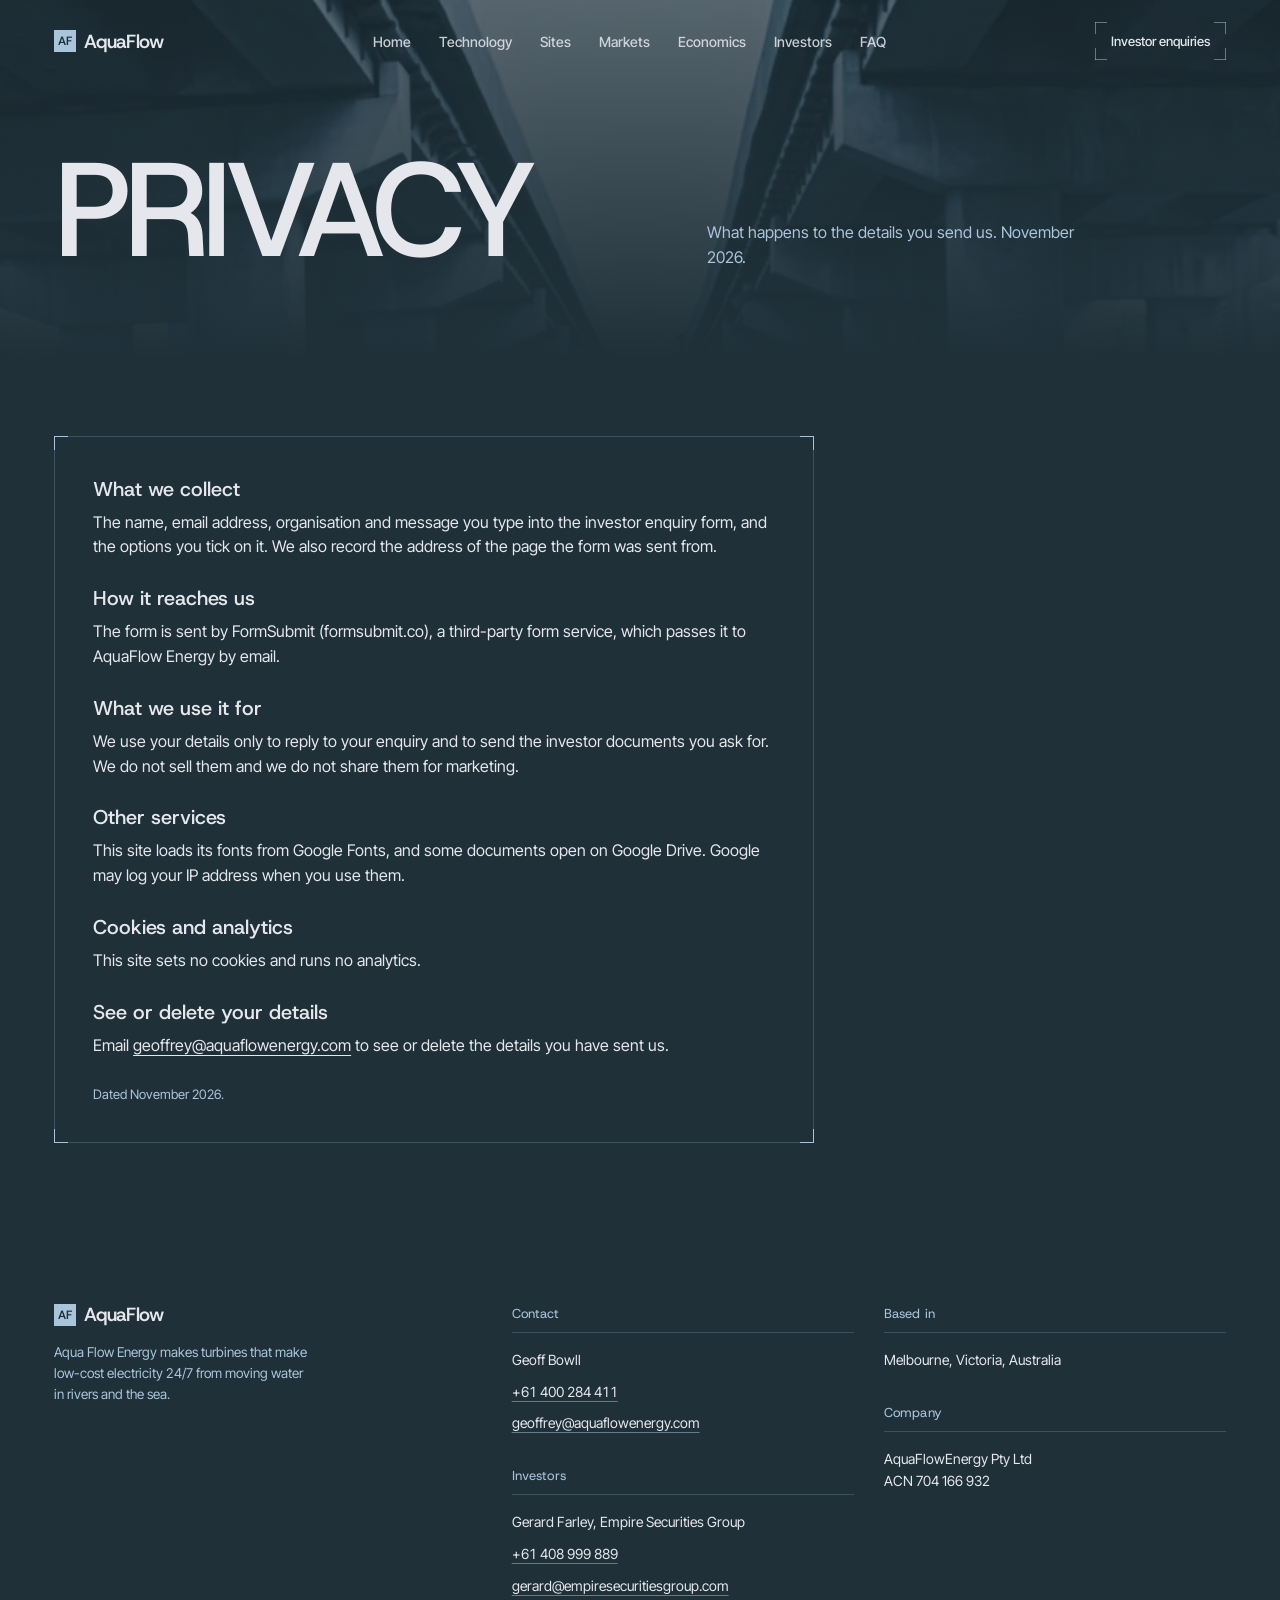
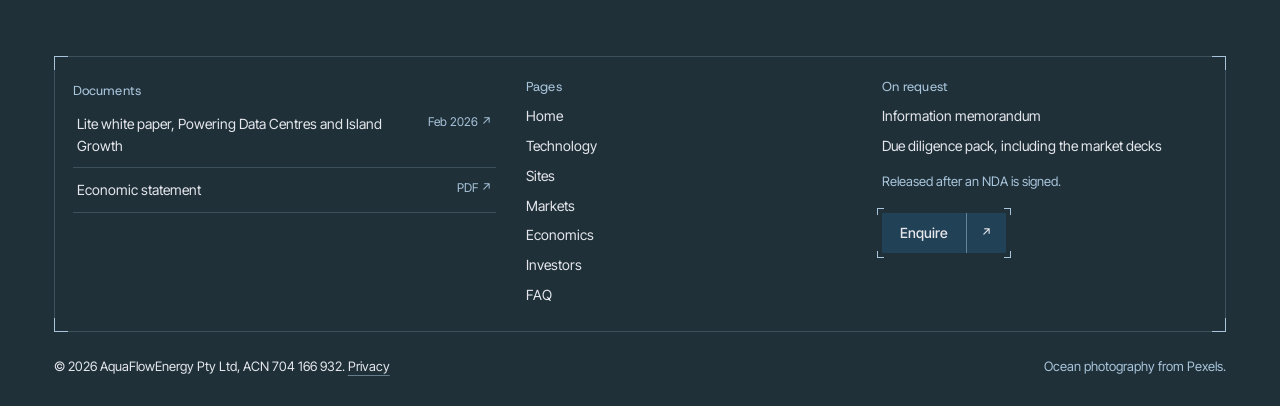
<file: privacy.html>
<!doctype html>
<html lang="en-AU">
<head>
<meta charset="utf-8">
<meta name="viewport" content="width=device-width,initial-scale=1,viewport-fit=cover">
<title>Privacy notice | AquaFlow Energy</title>
<meta name="description" content="How AquaFlow Energy handles the details you send through the investor enquiry form: what we collect, who processes it, and how to ask us to delete it.">
<meta name="robots" content="index,follow">
<meta name="author" content="AquaFlow Energy">
<meta name="theme-color" content="#1F3039">
<link rel="canonical" href="https://www.aquaflowenergy.com/privacy.html">

<meta property="og:type" content="website">
<meta property="og:site_name" content="AquaFlow Energy">
<meta property="og:title" content="Privacy notice | AquaFlow Energy">
<meta property="og:description" content="How AquaFlow Energy handles the details you send through the investor enquiry form: what we collect, who processes it, and how to ask us to delete it.">
<meta property="og:url" content="https://www.aquaflowenergy.com/privacy.html">
<meta property="og:image" content="https://www.aquaflowenergy.com/img/og-image.jpg">
<meta property="og:image:width" content="1200">
<meta property="og:image:height" content="630">
<meta property="og:image:alt" content="AquaFlow Energy turbines mounted on bridge pylons under water, with the line Power from moving water, 24 hours a day">
<meta property="og:locale" content="en_AU">
<meta name="twitter:card" content="summary_large_image">
<meta name="twitter:title" content="Privacy notice | AquaFlow Energy">
<meta name="twitter:description" content="How AquaFlow Energy handles the details you send through the investor enquiry form: what we collect, who processes it, and how to ask us to delete it.">
<meta name="twitter:image" content="https://www.aquaflowenergy.com/img/og-image.jpg">
<meta name="twitter:image:alt" content="AquaFlow Energy turbines mounted on bridge pylons under water, with the line Power from moving water, 24 hours a day">

<link rel="icon" href="img/favicon.svg" type="image/svg+xml">
<link rel="icon" href="img/favicon-32.png" type="image/png" sizes="32x32">
<link rel="apple-touch-icon" href="img/apple-touch-icon.png">
<link rel="manifest" href="site.webmanifest">
<link rel="preconnect" href="https://fonts.googleapis.com">
<link rel="preconnect" href="https://fonts.gstatic.com" crossorigin>
<link rel="stylesheet" href="https://fonts.googleapis.com/css2?family=Host+Grotesk:wght@400;500;600&family=Inter+Tight:wght@400;500&display=swap">
<link rel="stylesheet" href="styles.css">
</head>
<body>

<header class="nav">
  <div class="wrap">
    <a class="logo" href="./" aria-label="AquaFlow Energy home"><b>AF</b>AquaFlow</a>
    <nav class="links" aria-label="Main">
      <a href="./">Home</a><a href="./#build">Technology</a><a href="./#sites">Sites</a><a href="./#markets">Markets</a><a href="./#economics">Economics</a><a href="./#invest">Investors</a><a href="faq.html">FAQ</a>
    </nav>
    <a class="cta cm" href="./#enquire">Investor enquiries</a>
  </div>
</header>

<main id="p-privacy" style="position:relative">
  <section class="fhero">
    <div class="bg" style="background-image:url(img/p27.webp)"></div>
    <div class="wrap">
      <h1 class="d1">Privacy</h1>
      <p>What happens to the details you send us. November 2026.</p>
    </div>
  </section>

  <div class="wrap" style="position:relative;z-index:1;padding-block:clamp(40px,6vw,80px) clamp(80px,11vw,150px)">
    <div class="framebox" style="padding:clamp(22px,3vw,40px);display:grid;gap:26px;max-width:760px">
      <div><h2 style="font:500 20px var(--display);margin:0 0 8px">What we collect</h2><p>The name, email address, organisation and message you type into the investor enquiry form, and the options you tick on it. We also record the address of the page the form was sent from.</p></div>
      <div><h2 style="font:500 20px var(--display);margin:0 0 8px">How it reaches us</h2><p>The form is sent by FormSubmit (formsubmit.co), a third-party form service, which passes it to AquaFlow Energy by email.</p></div>
      <div><h2 style="font:500 20px var(--display);margin:0 0 8px">What we use it for</h2><p>We use your details only to reply to your enquiry and to send the investor documents you ask for. We do not sell them and we do not share them for marketing.</p></div>
      <div><h2 style="font:500 20px var(--display);margin:0 0 8px">Other services</h2><p>This site loads its fonts from Google Fonts, and some documents open on Google Drive. Google may log your IP address when you use them.</p></div>
      <div><h2 style="font:500 20px var(--display);margin:0 0 8px">Cookies and analytics</h2><p>This site sets no cookies and runs no analytics.</p></div>
      <div><h2 style="font:500 20px var(--display);margin:0 0 8px">See or delete your details</h2><p>Email <a href="mailto:geoffrey@aquaflowenergy.com" style="text-decoration:underline;text-underline-offset:4px">geoffrey@aquaflowenergy.com</a> to see or delete the details you have sent us.</p></div>
      <p class="small">Dated November 2026.</p>
    </div>
  </div>
</main>

<footer id="contact">
  <div class="wrap">
    <div class="top">
      <div class="about"><a class="logo" href="./" style="color:var(--foam)"><b>AF</b>AquaFlow</a><p>Aqua Flow Energy makes turbines that make low-cost electricity 24/7 from moving water in rivers and the sea.</p></div>
      <div class="blk"><span class="label">Contact</span><span>Geoff Bowll</span><a class="num" href="tel:+61400284411">+61 400 284 411</a><a href="mailto:geoffrey@aquaflowenergy.com">geoffrey@aquaflowenergy.com</a><span class="label" style="margin-top:22px">Investors</span><span>Gerard Farley, Empire Securities Group</span><a class="num" href="tel:+61408999889">+61 408 999 889</a><a href="mailto:gerard@empiresecuritiesgroup.com">gerard@empiresecuritiesgroup.com</a></div>
      <div class="blk"><span class="label">Based in</span><span>Melbourne, Victoria, Australia</span><span class="label" style="margin-top:22px">Company</span><span>AquaFlowEnergy Pty Ltd<br>ACN 704 166 932</span></div>
    </div>
    <div class="framebox">
      <div><span class="label">Documents</span>
        <div class="docs">
          <a href="docs/AFE-Lite-White-Paper.pdf" target="_blank" rel="noopener">Lite white paper, Powering Data Centres and Island Growth <small>Feb 2026 ↗</small></a>
          <a href="docs/AFE-Economic-Statement.pdf" target="_blank" rel="noopener">Economic statement <small>PDF ↗</small></a>
        </div>
      </div>
      <div class="plist"><span class="label">Pages</span><a href="./">Home</a><a href="./#build">Technology</a><a href="./#sites">Sites</a><a href="./#markets">Markets</a><a href="./#economics">Economics</a><a href="./#invest">Investors</a><a href="faq.html">FAQ</a></div>
      <div class="plist"><span class="label">On request</span><span>Information memorandum</span><span>Due diligence pack, including the market decks</span><span class="small" style="margin-top:6px">Released after an NDA is signed.</span><a class="btn" href="./#enquire" style="margin-top:14px;justify-self:start"><span>Enquire</span><i>↗</i></a></div>
    </div>
    <div class="base"><span>© 2026 AquaFlowEnergy Pty Ltd, ACN 704 166 932. <a href="privacy.html">Privacy</a></span><span class="small">Ocean photography from Pexels.</span></div>
  </div>
</footer>

</body>
</html>
</file>
<file: styles.css>
/* AquaFlow Energy — shared styles
   Layout: cinema frame. Full-bleed graded water, viewfinder corner marks, giant tight caps,
   instrument readouts in place of camera settings. Dashboard/HUD language on the Sites panel. */
:root{
  --deep:#1F3039;     /* page ground */
  --navy:#214156;     /* raised surfaces */
  --sea:#5185A6;      /* accent, second-tone headline words */
  --mist:#A9C5DB;     /* secondary text, marks */
  --foam:#E5E7EC;     /* primary text */
  --abyss:#16242C;    /* image shade, deepest band */
  --glow:#9FD8FF;     /* HUD highlight */
  --line:rgba(169,197,219,.22);
  --line-2:rgba(169,197,219,.5);
  --display:"Host Grotesk","Helvetica Neue",Arial,sans-serif;
  --body:"Inter Tight","Host Grotesk","Helvetica Neue",Arial,sans-serif;
  --g:clamp(16px,4.2vw,60px);
  --w:1320px;
  color-scheme:dark;
}
*{box-sizing:border-box}
html{scroll-behavior:smooth;scroll-padding-top:20px}
body{margin:0;background:var(--deep);color:var(--foam);font:400 16px/1.55 var(--body);-webkit-font-smoothing:antialiased;overflow-x:hidden}
a{color:inherit;text-decoration:none}
img{max-width:100%;display:block}
::selection{background:var(--sea);color:var(--foam)}
:focus-visible{outline:1px solid var(--mist);outline-offset:3px}
.wrap{max-width:var(--w);margin:0 auto;padding-inline:var(--g)}
.num{font-variant-numeric:tabular-nums}

/* type scale */
.d1,.d2,.d3{font-family:var(--display);font-weight:500;text-transform:uppercase;line-height:.9;margin:0;text-wrap:balance}
.d1{font-size:clamp(52px,10.4vw,150px);letter-spacing:-.06em}
.d2{font-size:clamp(44px,8vw,120px);letter-spacing:-.06em}
.d3{font-size:clamp(38px,5.6vw,80px);letter-spacing:-.055em}
.t-sea{color:var(--sea)}
.lede{font-family:var(--display);font-weight:500;font-size:clamp(22px,2.3vw,30px);line-height:1.22;letter-spacing:-.015em;margin:0;max-width:30ch}
.small{font-size:13px;color:var(--mist)}
.label{font-family:var(--display);font-size:13px;font-weight:400;color:var(--mist);letter-spacing:.01em}
h2.label{margin:0;line-height:1.4}
p{margin:0}

/* real text links are underlined so nothing else looks like one */
.tlink,p a,.a a,li a{text-decoration:underline;text-underline-offset:4px;text-decoration-color:var(--line-2);transition:text-decoration-color .2s,color .2s}
.tlink:hover,p a:hover,.a a:hover,li a:hover{text-decoration-color:var(--foam);color:var(--foam)}
.tlink{color:var(--mist);font:500 14px var(--body)}
.tlink::after{content:" →"}

/* viewfinder corner marks */
.cm{--c:var(--line-2);--s:12px;background:
 linear-gradient(var(--c),var(--c)) 0 0/var(--s) 1px,linear-gradient(var(--c),var(--c)) 0 0/1px var(--s),
 linear-gradient(var(--c),var(--c)) 100% 0/var(--s) 1px,linear-gradient(var(--c),var(--c)) 100% 0/1px var(--s),
 linear-gradient(var(--c),var(--c)) 0 100%/var(--s) 1px,linear-gradient(var(--c),var(--c)) 0 100%/1px var(--s),
 linear-gradient(var(--c),var(--c)) 100% 100%/var(--s) 1px,linear-gradient(var(--c),var(--c)) 100% 100%/1px var(--s);
 background-repeat:no-repeat}
.framebox{position:relative;border:1px solid var(--line)}
.framebox::before{content:"";position:absolute;inset:-1px;pointer-events:none;--c:var(--mist);--s:14px;background:
 linear-gradient(var(--c),var(--c)) 0 0/var(--s) 1px,linear-gradient(var(--c),var(--c)) 0 0/1px var(--s),
 linear-gradient(var(--c),var(--c)) 100% 0/var(--s) 1px,linear-gradient(var(--c),var(--c)) 100% 0/1px var(--s),
 linear-gradient(var(--c),var(--c)) 0 100%/var(--s) 1px,linear-gradient(var(--c),var(--c)) 0 100%/1px var(--s),
 linear-gradient(var(--c),var(--c)) 100% 100%/var(--s) 1px,linear-gradient(var(--c),var(--c)) 100% 100%/1px var(--s);background-repeat:no-repeat}

/* button: filled slab + arrow cell, ticks at the outer corners */
.btn{position:relative;display:inline-flex;align-items:stretch;font:500 14px/1 var(--body);color:var(--foam);cursor:pointer;border:0;background:none;padding:0;text-decoration:none}
.btn::before{content:"";position:absolute;inset:-5px;--c:var(--mist);--s:7px;background:
 linear-gradient(var(--c),var(--c)) 0 0/var(--s) 1px,linear-gradient(var(--c),var(--c)) 0 0/1px var(--s),
 linear-gradient(var(--c),var(--c)) 100% 0/var(--s) 1px,linear-gradient(var(--c),var(--c)) 100% 0/1px var(--s),
 linear-gradient(var(--c),var(--c)) 0 100%/var(--s) 1px,linear-gradient(var(--c),var(--c)) 0 100%/1px var(--s),
 linear-gradient(var(--c),var(--c)) 100% 100%/var(--s) 1px,linear-gradient(var(--c),var(--c)) 100% 100%/1px var(--s);background-repeat:no-repeat;transition:inset .25s}
.btn span{background:var(--navy);padding:13px 18px;transition:background .25s}
.btn i{font-style:normal;background:var(--navy);border-left:1px solid var(--line-2);width:40px;display:grid;place-items:center;font-size:12px;transition:background .25s}
.btn:hover::before{inset:-8px}
.btn:hover span,.btn:hover i{background:var(--sea)}
.btn.ghost span,.btn.ghost i{background:rgba(31,48,57,.55);backdrop-filter:blur(6px)}
.btn.solid span,.btn.solid i{background:var(--sea)}
.btn.solid:hover span,.btn.solid:hover i{background:var(--glow);color:var(--deep)}

/* placeholders for assets still to come: deliberately loud */
.ph-missing{position:relative;border:2px dashed #F2B544!important;background:repeating-linear-gradient(135deg,rgba(242,181,68,.10) 0 12px,rgba(242,181,68,.03) 12px 24px)!important}
.ph-missing::after{content:attr(data-need);position:absolute;inset:auto 8px 8px 8px;font:600 11px/1.3 var(--display);letter-spacing:.04em;color:#F2B544;background:rgba(22,36,44,.85);padding:6px 8px;z-index:3}

/* nav */
.nav{position:absolute;top:env(safe-area-inset-top,0px);left:0;right:0;z-index:20}
.nav .wrap{max-width:none;display:flex;align-items:center;justify-content:space-between;padding-block:22px;gap:16px}
.logo{display:flex;align-items:center;gap:8px;font:600 19px/1 var(--display);letter-spacing:-.03em}
.logo b{background:var(--mist);color:var(--deep);font-size:12px;font-weight:600;width:22px;height:22px;display:grid;place-items:center;letter-spacing:-.04em}
.links{display:flex;gap:28px;font:500 14px var(--body)}
.links a{opacity:.86}.links a:hover,.links a[aria-current]{opacity:1;color:var(--mist)}
.nav .cta{font:500 13px var(--body);padding:11px 16px}
@media (max-width:860px){.links{display:none}}

/* hero */
.hero{position:relative;min-height:clamp(600px,96vh,940px);display:flex;flex-direction:column;justify-content:flex-end;overflow:hidden;background:var(--abyss)}
.hero .bg{position:absolute;inset:0;width:100%;height:100%;object-fit:cover;background:var(--abyss);transform:scale(1.04);animation:drift 26s ease-in-out infinite alternate;will-change:transform}
@keyframes drift{to{transform:scale(1.1) translate(-1.5%,1%)}}
.hero::after{content:"";position:absolute;inset:0;background:linear-gradient(180deg,rgba(22,36,44,.55) 0%,rgba(22,36,44,.05) 30%,rgba(22,36,44,.25) 62%,var(--deep) 100%)}
.hero .in{width:100%;position:relative;z-index:2;padding-bottom:clamp(40px,7vw,90px)}
.hero .meta{display:grid;grid-template-columns:minmax(150px,1fr) minmax(150px,1fr);align-items:start;gap:24px;border-top:1px solid var(--line);padding-top:18px}
.hero h1{grid-column:1/-1;grid-row:2;white-space:nowrap;font-size:clamp(40px,9.4vw,140px);margin-top:10px!important;text-align:center}
.hero .meta .r{text-align:right}
.hero .meta b{display:block;font:500 clamp(17px,1.6vw,24px)/1.2 var(--display);letter-spacing:-.01em}
.hero .meta small{font-size:clamp(15px,1.25vw,19px);color:var(--mist);display:block;margin-top:4px}
.hero .meta>div{text-shadow:0 1px 12px rgba(22,36,44,.9)}
.hero .go{display:flex;justify-content:center;margin-top:34px}
.hero .ro{position:absolute;right:var(--g);top:96px;z-index:2;text-align:right}
@media (max-width:760px){.hero h1{white-space:normal;text-align:left;font-size:clamp(46px,14vw,80px)}.hero .go{justify-content:flex-start}.hero .ro{display:none}.hero .bg{animation:none}}
.readout{display:flex;gap:16px;font:500 12px var(--display);color:var(--mist);letter-spacing:.02em}
.readout .dot{display:inline-block;width:7px;height:7px;border-radius:50%;background:var(--mist);margin-right:6px;vertical-align:1px;animation:blink 1.6s steps(1) infinite}
@keyframes blink{50%{opacity:.25}}

section{position:relative}
.pad{padding-block:clamp(80px,11vw,150px)}

/* intro film: full-bleed, translucent, text sits over it with its own scrim */
.film{position:relative;min-height:clamp(520px,78vh,820px);display:flex;align-items:center;overflow:hidden;background:var(--deep)}
.film video{position:absolute;inset:0;width:100%;height:100%;object-fit:cover;opacity:.78;mix-blend-mode:screen;filter:saturate(.9) contrast(1.05)}
.film::before{content:"";position:absolute;inset:0;z-index:1;background:linear-gradient(180deg,var(--deep) 0%,rgba(31,48,57,0) 18%,rgba(31,48,57,0) 72%,var(--deep) 100%),linear-gradient(90deg,rgba(22,36,44,.72) 0%,rgba(22,36,44,.25) 45%,rgba(22,36,44,0) 70%);pointer-events:none}
.film .wrap{position:relative;z-index:2;width:100%;display:grid;grid-template-columns:minmax(0,520px) 1fr;gap:40px;align-items:end;padding-block:clamp(40px,6vw,80px)}
.film .l{display:grid;gap:18px;align-content:end;padding:clamp(18px,2.4vw,30px);background:rgba(22,36,44,.55);backdrop-filter:blur(8px);border:1px solid var(--line)}
.film .l p{color:var(--foam);font-size:clamp(15px,1.2vw,17px);max-width:40ch;text-shadow:0 1px 10px rgba(22,36,44,.8)}
.film .rec{position:absolute;right:var(--g);top:30px;z-index:2;font:600 11px var(--display);letter-spacing:.06em;color:var(--foam)}
.film .rec::before{content:"";display:inline-block;width:7px;height:7px;border-radius:50%;background:#E5E7EC;margin-right:6px;animation:blink 1.6s steps(1) infinite}
@media (max-width:860px){.film .wrap{grid-template-columns:1fr}}

/* schematics layer: drawings run behind the copy; placement is inline per sheet */
.about{overflow:hidden}
.about .wrap{position:relative;z-index:2}
.haspl{overflow:hidden}
.haspl>.wrap{position:relative;z-index:1}
.plans{position:absolute;inset:0;pointer-events:none;z-index:0;overflow:hidden}
.plans img{position:absolute;width:clamp(460px,52vw,900px);height:auto;mix-blend-mode:screen;opacity:.30;animation:plandrift 46s ease-in-out infinite alternate}
.plans img.dim{opacity:.17}
.plans img.faint{opacity:.11}
.plans img.d2{animation-delay:-14s;animation-duration:58s}
.plans img.d3{animation-delay:-30s;animation-duration:52s}
@keyframes plandrift{to{transform:translate(2.5%,-2%) rotate(.6deg)}}
.plans .f{position:absolute;font:500 clamp(13px,1.2vw,18px)/1 var(--display);color:var(--mist);letter-spacing:.02em;white-space:nowrap;opacity:.75;animation:ffloat 9s ease-in-out infinite alternate}
.plans .f.k{font-size:clamp(11px,.9vw,13px);opacity:.55}
@keyframes ffloat{to{transform:translateY(-10px)}}
footer{position:relative}
.about h2{display:grid;gap:.05em}
.about .row2{padding-left:clamp(0px,8vw,120px)}
.cols{display:grid;grid-template-columns:1fr 1fr 1fr;gap:clamp(24px,4vw,64px);border-top:1px solid var(--line);padding-top:26px;margin-top:clamp(60px,8vw,110px)}
.cols .c{display:grid;gap:18px;color:var(--mist);font-size:15px;max-width:44ch;min-width:0}
.cols .c p{background:rgba(31,48,57,.55);padding:2px 0}
@media (max-width:860px){.cols{grid-template-columns:1fr}.plans img{width:120vw}.plans img.dim,.plans img.faint{opacity:.09}}

/* sites: HUD dashboard over the bird's-eye photo, then four tiles */
.sites .head{display:grid;grid-template-columns:1fr 1fr;gap:24px;align-items:end;margin-bottom:clamp(30px,4vw,50px)}
.sites .head .intro{display:grid;gap:16px;justify-items:start}
.sites .head .intro p{color:var(--mist);font-size:15px;max-width:48ch}
.dash{position:relative;aspect-ratio:16/8.4;min-height:420px;overflow:hidden;background:var(--abyss);font-family:var(--display)}
.dash .map{position:absolute;inset:0;background:center/cover;transform:scale(1.02);animation:mapdrift 40s ease-in-out infinite alternate}
@keyframes mapdrift{to{transform:scale(1.08) translate(1%,-1%)}}
.dash .shade{position:absolute;inset:0;background:linear-gradient(180deg,rgba(22,36,44,.55),rgba(22,36,44,.05) 30%,rgba(22,36,44,.1) 70%,rgba(22,36,44,.7));pointer-events:none}
.dash .gridl{position:absolute;inset:0;pointer-events:none;opacity:.5;background:
 repeating-linear-gradient(90deg,var(--line) 0 1px,transparent 1px calc(100%/12)),
 repeating-linear-gradient(0deg,var(--line) 0 1px,transparent 1px calc(100%/7))}
.dash .scan{position:absolute;left:0;right:0;height:2px;background:linear-gradient(90deg,transparent,rgba(159,216,255,.75),transparent);box-shadow:0 0 18px rgba(159,216,255,.5);animation:scan 7s linear infinite;pointer-events:none}
@keyframes scan{from{top:-2px}to{top:100%}}
.dash .hud{position:absolute;inset:0;padding:clamp(14px,2vw,26px);display:grid;grid-template-rows:auto 1fr auto;pointer-events:none;color:var(--foam)}
.dash .hud .row{display:flex;justify-content:space-between;gap:16px;align-items:flex-start}
.dash .tag{font:600 11px var(--display);letter-spacing:.08em;color:var(--mist)}
.dash .tag b{display:block;color:var(--foam);font-size:clamp(15px,1.5vw,20px);letter-spacing:-.01em;margin-top:4px}
.dash .tag.r{text-align:right}
.dash .panel{display:grid;gap:1px;background:var(--line);border:1px solid var(--line);backdrop-filter:blur(8px);min-width:200px}
.dash .panel div{background:rgba(22,36,44,.72);padding:9px 12px;display:flex;justify-content:space-between;gap:14px;font:500 12px var(--display);color:var(--mist)}
.dash .panel div b{color:var(--foam);font-weight:500}
.dash .panel div b.hot{color:var(--glow)}
.dash .ticker{overflow:hidden;white-space:nowrap;border-top:1px solid var(--line-2);padding-top:8px;font:500 12px var(--display);color:var(--mist);letter-spacing:.03em;-webkit-mask-image:linear-gradient(90deg,transparent,#000 6%,#000 94%,transparent)}
.dash .ticker span{display:inline-block;padding-right:48px;animation:tick 38s linear infinite}
@keyframes tick{to{transform:translateX(-50%)}}
.dash .pin{position:absolute;width:14px;height:14px;transform:translate(-50%,-50%);pointer-events:none}
.dash .pin::before{content:"";position:absolute;inset:3px;border-radius:50%;background:var(--glow);box-shadow:0 0 10px var(--glow)}
.dash .pin::after{content:"";position:absolute;inset:-6px;border:1px solid var(--glow);border-radius:50%;animation:ring 2.4s ease-out infinite;animation-delay:var(--d,0s)}
@keyframes ring{from{transform:scale(.4);opacity:1}to{transform:scale(2.2);opacity:0}}
.dash .pin i{position:absolute;left:18px;top:-3px;font:600 10px var(--display);letter-spacing:.08em;color:var(--foam);background:rgba(22,36,44,.75);padding:2px 5px;white-space:nowrap}
.dash .box{position:absolute;border:1px solid rgba(159,216,255,.7);--c:var(--glow);--s:10px;pointer-events:none}
.dash .box i{position:absolute;left:-1px;bottom:calc(100% + 6px);font:600 10px var(--display);letter-spacing:.08em;color:var(--deep);background:var(--glow);padding:2px 6px;white-space:nowrap}
.sites .grid{display:grid;grid-template-columns:repeat(4,minmax(0,1fr));gap:12px;margin-top:12px}
.tile{position:relative;display:grid;gap:10px;align-content:start}
.tile .ph{position:relative;padding:6px;overflow:hidden;aspect-ratio:1.05}
.tile .ph div{background:center/cover;width:100%;height:100%;transition:transform .6s}
.tile:hover .ph div{transform:scale(1.04)}
.tile .ph .hudtag{position:absolute;left:14px;top:14px;font:600 10px var(--display);letter-spacing:.08em;color:var(--foam);background:rgba(22,36,44,.75);padding:4px 7px;border-left:2px solid var(--glow)}
.tile p{font:500 15px var(--display)}
.tile small{display:block;color:var(--mist);font:400 13px var(--body);max-width:36ch}
@media (max-width:960px){.sites .head{grid-template-columns:1fr}.sites .grid{grid-template-columns:1fr 1fr}.dash{aspect-ratio:auto;height:520px}.dash .panel{display:none}}

/* build accordion */
.build .framebox{padding:clamp(24px,4vw,56px) clamp(20px,4vw,56px) clamp(30px,4vw,56px)}
.build h2 .l2{display:block;padding-left:22%}
.build .body{display:grid;grid-template-columns:.85fr 1.15fr;gap:clamp(24px,5vw,80px);margin-top:clamp(40px,6vw,90px)}
.build .pic{position:relative;padding:6px;align-self:start;position:sticky;top:30px}
.build .pic div{aspect-ratio:.95;background:center/cover;transition:opacity .35s}
.build .pic .cap{position:absolute;left:18px;bottom:16px;font:600 11px var(--display);letter-spacing:.06em}
.acc{border-top:1px solid var(--line)}
.acc details{border-bottom:1px solid var(--line)}
.acc summary{list-style:none;cursor:pointer;display:flex;justify-content:space-between;align-items:center;gap:20px;padding:24px 4px;font:500 clamp(18px,1.7vw,22px)/1.2 var(--display);letter-spacing:-.01em}
.acc summary::-webkit-details-marker{display:none}
.acc summary::after{content:"↓";font:400 15px var(--body);transition:transform .3s;flex:none}
.acc details[open] summary::after{transform:rotate(180deg)}
.acc .a{padding:0 4px 26px;color:var(--mist);font-size:15px;max-width:60ch;display:grid;gap:12px}
@media (max-width:860px){.build .body{grid-template-columns:1fr}.build .pic{position:relative;top:0}.build h2 .l2{padding-left:0}}

/* markets slider (auto-cycles) */
.mk{position:relative;min-height:clamp(560px,52vw,760px);overflow:hidden;display:flex;flex-direction:column;justify-content:space-between;background:var(--abyss)}
.mk .bg{position:absolute;inset:0;background:center/cover;opacity:0;transition:opacity .9s;transform:scale(1.02)}
.mk .bg.on{opacity:1;animation:mapdrift 14s ease-in-out infinite alternate}
.mk::after{content:"";position:absolute;inset:0;background:linear-gradient(180deg,var(--deep) 0%,rgba(31,48,57,.25) 30%,rgba(22,36,44,.45) 60%,var(--deep) 100%);pointer-events:none}
.mk .wrap{width:100%}.mk .tophead{position:relative;z-index:2;display:flex;justify-content:space-between;align-items:flex-end;gap:20px;padding-top:30px;max-width:none}
.arrows{display:flex;gap:8px;align-items:center}
.arrows button{width:42px;height:42px;border:1px solid var(--line-2);background:rgba(31,48,57,.5);color:var(--foam);cursor:pointer;font-size:15px}
.arrows button:hover{background:var(--sea)}
.arrows .auto{font:500 11px var(--display);letter-spacing:.06em;color:var(--mist);margin-right:8px}
.mk .cap{position:relative;z-index:2;display:flex;justify-content:space-between;align-items:flex-end;gap:24px;padding-bottom:40px;max-width:none}
.mk .txt{max-width:460px;display:grid;gap:12px}
.chip{display:inline-flex;align-items:center;gap:8px;font:500 12px var(--body);color:var(--mist)}
.chip b{background:var(--foam);color:var(--deep);border-radius:20px;padding:2px 8px 2px 6px;font:600 11px var(--display)}
.chip b::before{content:"";display:inline-block;width:6px;height:6px;border-radius:50%;background:var(--sea);margin-right:5px;vertical-align:1px}
.mk h3{font:500 clamp(26px,2.6vw,34px)/1.05 var(--display);letter-spacing:-.03em;margin:0;padding-bottom:14px;border-bottom:1px solid var(--line-2)}
.mk .txt p{color:var(--mist);font-size:15px;min-height:5.5em}
.prog{display:flex;gap:6px}
.prog i{flex:1;height:2px;background:var(--line);position:relative;overflow:hidden;cursor:pointer}
.prog i::after{content:"";position:absolute;inset:0;background:var(--foam);transform:scaleX(0);transform-origin:left}
.prog i.done::after{transform:scaleX(1)}
.prog i.run::after{animation:prog var(--t,7s) linear forwards}
.mk.paused .prog i.run::after{animation-play-state:paused}
@keyframes prog{from{transform:scaleX(0)}to{transform:scaleX(1)}}
@media (max-width:700px){.mk .cap{flex-direction:column;align-items:flex-start}}

/* report quotes */
.rep .top{display:grid;grid-template-columns:.8fr 1.2fr;gap:20px}
.rep .left{display:flex;flex-direction:column;justify-content:space-between;gap:30px;min-width:0}
.rep .card{position:relative;min-height:clamp(380px,36vw,500px);background:center/cover;display:flex;align-items:flex-end}
.rep .card::before{content:"";position:absolute;inset:0;background:linear-gradient(180deg,rgba(22,36,44,.05),rgba(22,36,44,.9))}
.rep .q{position:relative;display:grid;grid-template-columns:auto 1fr;gap:clamp(16px,3vw,40px);padding:clamp(20px,2.4vw,30px);align-items:end;width:100%}
.rep .q .mark{font:600 70px/0.6 var(--display);color:var(--mist);opacity:.5;height:30px}
.rep blockquote{margin:0;font:500 clamp(17px,1.5vw,20px)/1.35 var(--display);letter-spacing:-.01em;text-align:right;max-width:46ch;justify-self:end}
.rep .who{font-size:13px;color:var(--mist)}
.rep .who b{display:block;color:var(--foam);font-weight:500}
.rep .tabs{display:grid;grid-template-columns:repeat(5,1fr);gap:12px;margin-top:30px}
.rep .tabs button{all:unset;cursor:pointer;display:grid;gap:8px;font:500 13px var(--display);color:var(--mist)}
.rep .tabs button div{aspect-ratio:1.2;background:center/cover;filter:grayscale(1) brightness(.75);transition:filter .3s}
.rep .tabs button[aria-selected=true]{color:var(--foam)}
.rep .tabs button[aria-selected=true] div{filter:none;outline:1px solid var(--mist);outline-offset:3px}
.rep .tabs button:focus-visible div{outline:1px solid var(--foam);outline-offset:3px}
.signoff{margin-top:clamp(40px,5vw,60px);border-top:1px solid var(--line);padding-top:24px;display:grid;grid-template-columns:.8fr 1.2fr;gap:20px;align-items:start}
.signoff .intro p{color:var(--mist);font-size:14px;max-width:40ch;margin-top:8px}
.signoff .stmt{display:grid;gap:12px}
.signoff .stmt p{color:var(--mist);font-size:14px;max-width:64ch}
.signoff .stmt p:first-child{color:var(--foam);font:500 17px/1.4 var(--display)}
@media (max-width:860px){.rep .top,.signoff{grid-template-columns:1fr}.rep blockquote{text-align:left;justify-self:start}.rep .q{grid-template-columns:1fr}}

/* economics */
.eco .framebox{display:grid;grid-template-columns:auto 1fr;gap:clamp(20px,3vw,40px);padding:clamp(24px,3vw,40px)}
.eco .rows{display:grid}
.erow{display:grid;grid-template-columns:1fr 1.2fr;gap:24px;border-top:1px solid var(--line);padding:24px 0 clamp(36px,4vw,56px)}
.erow h3{font:500 clamp(20px,1.7vw,24px)/1.05 var(--display);text-transform:uppercase;letter-spacing:-.03em;margin:0 0 14px}
.erow .d{color:var(--mist);font-size:14px;max-width:34ch}
.erow .v{position:relative}
.erow .v .tag{font-size:13px;color:var(--mist)}
.erow .v .big{font:500 clamp(36px,3.8vw,52px)/1.1 var(--display);letter-spacing:-.04em;margin:6px 0 2px;color:var(--foam)}
.erow .v .big.lit{text-shadow:0 0 24px rgba(159,216,255,.45)}
.erow .v .unit{font-size:13px;color:var(--mist);margin-bottom:20px}
.erow ul{margin:8px 0 0;padding:0;list-style:none;display:grid;gap:7px;font-size:14px}
.erow li::before{content:"• "}
.erow .src{position:absolute;right:0;top:0;font:500 12px var(--body);color:var(--mist);text-decoration:underline;text-underline-offset:4px;text-decoration-color:var(--line-2)}
.erow .src:hover{color:var(--foam)}
.eco .note{grid-column:1/-1;font-size:13px;color:var(--mist);border-top:1px solid var(--line);padding-top:18px}
/* bottom line */
.bottom{grid-column:1/-1;margin-top:10px;border-top:1px solid var(--line-2);padding-top:clamp(26px,3vw,40px);display:grid;gap:26px}
.bottom .bl-head{display:grid;grid-template-columns:1fr 1.2fr;gap:24px;align-items:end}
.bottom h3{font:500 clamp(28px,3.2vw,44px)/1 var(--display);text-transform:uppercase;letter-spacing:-.04em;margin:8px 0 0}
.bottom .bl-head p{color:var(--mist);font-size:14px;max-width:52ch}
.cases{display:inline-flex;border:1px solid var(--line-2);width:max-content}
.cases button{all:unset;cursor:pointer;padding:11px 18px;font:500 13px var(--display);color:var(--mist);border-right:1px solid var(--line-2)}
.cases button:last-child{border-right:0}
.cases button[aria-selected=true]{background:var(--sea);color:var(--foam)}
.bl-grid{display:grid;grid-template-columns:repeat(4,minmax(0,1fr));gap:1px;background:var(--line);border:1px solid var(--line)}
.bl-grid div{background:rgba(33,65,86,.45);padding:18px 20px;min-width:0}
.bl-grid .tag{font-size:12.5px;color:var(--mist)}
.bl-grid b{display:block;font:500 clamp(30px,3.4vw,46px)/1 var(--display);letter-spacing:-.045em;margin-top:10px;color:var(--foam)}
.bl-grid b em{font-style:normal;font-size:.42em;color:var(--mist);letter-spacing:0;margin-left:4px}
.bl-grid small{display:block;color:var(--mist);font-size:12px;margin-top:8px}
.bottom .fine{font-size:12.5px;color:var(--mist);max-width:90ch}
@media (max-width:860px){.eco .framebox{grid-template-columns:1fr}.erow{grid-template-columns:1fr}.bottom .bl-head{grid-template-columns:1fr}.bl-grid{grid-template-columns:1fr 1fr}}

/* numbers */
.nums .head{display:grid;grid-template-columns:1fr 1.15fr;gap:20px}
.nums .grid{display:grid;grid-template-columns:repeat(4,minmax(0,1fr));gap:clamp(20px,3vw,40px);margin-top:clamp(60px,8vw,110px)}
.nums .n{display:grid;gap:14px;min-width:0}
.nums .n .k{display:flex;align-items:flex-start;gap:6px;height:clamp(48px,5.2vw,74px)}
.nums .n .k small{font:500 11px var(--display);color:var(--mist);margin-top:6px}
.nums .n .k b{font:500 clamp(44px,5vw,70px)/1 var(--display);letter-spacing:-.06em}
.nums .n h3{font:500 15px var(--display);margin:0;border-top:1px solid var(--line);padding-top:16px}
.nums .n p{font-size:14px;color:var(--mist)}
@media (max-width:860px){.nums .head{grid-template-columns:1fr}.nums .grid{grid-template-columns:1fr 1fr}}

/* roadmap: done log, where we are, why */
.road .head{display:flex;justify-content:space-between;align-items:center;gap:20px}
.road .sub{margin-top:clamp(40px,6vw,70px);display:grid;grid-template-columns:.8fr 1.2fr;gap:24px;border-top:1px solid var(--line);padding-top:22px}
.road .sub .label{padding-top:4px}
.log{display:grid}
.log .it{display:grid;grid-template-columns:auto 1fr auto;gap:18px;align-items:baseline;padding:16px 0;border-bottom:1px solid var(--line)}
.log .it .n{font:500 12px var(--display);color:var(--mist)}
.log .it h3{font:500 clamp(17px,1.5vw,20px)/1.2 var(--display);letter-spacing:-.01em;margin:0 0 6px}
.log .it p{color:var(--mist);font-size:14px;max-width:62ch}
.log .it .st{font:500 12px var(--display);color:var(--foam);white-space:nowrap}
.log .it .st::before{content:"";display:inline-block;width:7px;height:7px;border-radius:50%;background:var(--glow);box-shadow:0 0 8px var(--glow);margin-right:6px;vertical-align:1px}
.now{display:grid;grid-template-columns:repeat(3,minmax(0,1fr));gap:12px}
.stage{position:relative;background:var(--navy);display:grid;grid-template-rows:auto 1fr;min-width:0;overflow:hidden}
.stage .draw{position:relative;aspect-ratio:1.45;background:var(--abyss);overflow:hidden;border-bottom:1px solid var(--line)}
.stage .draw img{position:absolute;inset:0;width:100%;height:100%;object-fit:cover;object-position:center 42%;mix-blend-mode:screen;opacity:.9;transform:scale(1.7);transition:transform .8s}
.stage:hover .draw img{transform:scale(1.78)}
.stage .draw .cap{position:absolute;left:12px;bottom:10px;font:600 10px var(--display);letter-spacing:.08em;color:var(--mist)}
.stage .body{padding:16px 16px 20px;display:grid;gap:10px;align-content:start}
.stage .t{display:flex;justify-content:space-between;font-size:12px;color:var(--mist);gap:8px}
.stage .t .st{color:var(--foam);white-space:nowrap}
.stage .t .st.now::before{content:"";display:inline-block;width:6px;height:6px;border-radius:50%;background:var(--glow);box-shadow:0 0 8px var(--glow);margin-right:5px;vertical-align:1px;animation:blink 1.6s steps(1) infinite}
.stage h3{font:500 clamp(19px,1.6vw,22px)/1.1 var(--display);letter-spacing:-.02em;margin:0}
.stage p{font-size:13.5px;color:var(--mist)}
.why{margin-top:clamp(40px,6vw,70px);padding:clamp(24px,3.4vw,48px);display:grid;grid-template-columns:1fr 1fr;gap:clamp(24px,4vw,60px);align-items:end;overflow:hidden}
.why .bgi{position:absolute;inset:0;background:center/cover;opacity:.28;pointer-events:none}
.why::after{content:"";position:absolute;inset:0;background:linear-gradient(90deg,var(--deep),rgba(31,48,57,.4));pointer-events:none}
.why>*{position:relative;z-index:2}
.why .three{display:grid;gap:1px;background:var(--line);border:1px solid var(--line)}
.why .three div{background:rgba(22,36,44,.8);padding:16px 18px;display:grid;gap:4px}
.why .three b{font:500 16px var(--display)}
.why .three p{color:var(--mist);font-size:14px}
.why .lede{color:var(--foam);font-size:clamp(20px,2vw,28px)}
@media (max-width:960px){.now{grid-template-columns:1fr}.road .sub,.why{grid-template-columns:1fr}}

/* board */
.board .grid{display:grid;grid-template-columns:repeat(5,minmax(0,1fr));gap:12px;margin-top:clamp(40px,6vw,70px)}
.person{display:grid;gap:10px;min-width:0}
.person .ph{position:relative;aspect-ratio:.84;background:center/cover;display:flex;align-items:flex-end;padding:16px;overflow:hidden}
.person .ph::before{content:"";position:absolute;inset:0;background:linear-gradient(180deg,rgba(33,65,86,.1),rgba(22,36,44,.75))}
.person .ph span{position:relative;font:500 clamp(44px,4.6vw,72px)/.8 var(--display);letter-spacing:-.07em;color:var(--foam)}
.person .ph em{position:absolute;right:14px;top:12px;font:500 11px var(--display);font-style:normal;color:var(--mist);letter-spacing:.04em;z-index:2}
.person b{font:500 15px var(--display)}
.person small{color:var(--mist);font-size:13px;display:block;margin-top:-6px}
.person p{color:var(--mist);font-size:13.5px}
.person .ph-missing span{opacity:.5}
@media (max-width:1100px){.board .grid{grid-template-columns:repeat(3,1fr)}}
@media (max-width:700px){.board .grid{grid-template-columns:1fr 1fr}}

/* closing / invest */
.close{position:relative;padding-block:clamp(80px,10vw,140px) clamp(50px,6vw,80px);overflow:hidden;background:var(--abyss)}
.close .bgi{position:absolute;inset:0;background:center/cover;opacity:.42}
.close::before{content:"";position:absolute;inset:0;background:linear-gradient(180deg,var(--deep) 0%,rgba(31,48,57,.35) 30%,rgba(22,36,44,.55) 70%,var(--deep) 100%),linear-gradient(90deg,rgba(22,36,44,.75) 0%,rgba(22,36,44,.45) 50%,rgba(22,36,44,.15) 100%)}
.close .wrap{position:relative;z-index:2}
.close .grid{display:grid;grid-template-columns:1.1fr 1fr;gap:clamp(30px,5vw,70px);margin-top:clamp(50px,8vw,110px);align-items:start}
.close .r{display:grid;gap:22px;max-width:52ch}
.close .r p{font-size:15.5px}
.close .r .risk{font-size:13px;color:var(--mist)}
.close .tr{position:absolute;right:var(--g);top:clamp(80px,10vw,140px)}
.gets{display:grid;gap:1px;background:var(--line);border:1px solid var(--line)}
.gets div{background:rgba(22,36,44,.72);padding:14px 16px;display:grid;grid-template-columns:auto 1fr;gap:14px;align-items:baseline;font-size:14.5px}
.gets div i{font:500 12px var(--display);color:var(--mist);font-style:normal}
.gets div b{display:block;font:500 15px var(--display)}
.gets div small{color:var(--mist);font-size:13px}
.ctas{display:flex;gap:22px;flex-wrap:wrap;align-items:center}
/* form */
.form{padding:clamp(20px,2.6vw,32px);background:rgba(22,36,44,.78);backdrop-filter:blur(10px);display:grid;gap:14px}
.form .fh{display:flex;justify-content:space-between;align-items:flex-end;gap:16px;border-bottom:1px solid var(--line);padding-bottom:14px;margin-bottom:4px}
.form .fh h3{font:500 clamp(20px,1.8vw,26px)/1 var(--display);letter-spacing:-.02em;margin:0}
.form .two{display:grid;grid-template-columns:1fr 1fr;gap:14px}
.fld{display:grid;gap:6px}
.fld label{font:500 12px var(--display);color:var(--mist);letter-spacing:.02em}
.fld input,.fld select,.fld textarea{all:unset;box-sizing:border-box;width:100%;background:rgba(33,65,86,.55);border:1px solid var(--line);padding:11px 12px;font:400 15px var(--body);color:var(--foam);transition:border-color .2s,background .2s}
.fld input:focus,.fld select:focus,.fld textarea:focus{border-color:var(--mist);background:rgba(33,65,86,.85)}
.fld select{appearance:none;-webkit-appearance:none;background-image:linear-gradient(45deg,transparent 50%,var(--mist) 50%),linear-gradient(135deg,var(--mist) 50%,transparent 50%);background-position:calc(100% - 18px) 50%,calc(100% - 13px) 50%;background-size:5px 5px;background-repeat:no-repeat}
.fld select option{color:#000}
.fld textarea{min-height:96px;resize:vertical}
.checks{display:grid;grid-template-columns:1fr 1fr;gap:8px 16px;font-size:14px}
.checks label{display:flex;gap:10px;align-items:flex-start;cursor:pointer;color:var(--foam)}
.checks input{appearance:none;-webkit-appearance:none;flex:none;width:16px;height:16px;border:1px solid var(--line-2);background:rgba(33,65,86,.55);margin-top:3px;display:grid;place-items:center}
.checks input:checked{background:var(--sea);border-color:var(--mist)}
.checks input:checked::after{content:"";width:8px;height:8px;background:var(--foam)}
.form .foot{display:flex;justify-content:space-between;align-items:center;gap:14px;flex-wrap:wrap;margin-top:6px}
.form .foot small{color:var(--mist);font-size:12.5px;max-width:34ch}
.fstatus{font:500 14px var(--body);padding:10px 12px;border-left:2px solid var(--glow);background:rgba(33,65,86,.55)}
.fstatus.err{border-color:#F2B544}
.hp{position:absolute;left:-9999px;opacity:0;height:0;width:0;overflow:hidden}
@media (max-width:860px){.close .grid{grid-template-columns:1fr}.close .tr{position:static;margin-bottom:24px}.form .two,.checks{grid-template-columns:1fr}}

/* footer */
footer{padding-bottom:30px}
footer .top{display:grid;grid-template-columns:1.25fr 1fr 1fr;gap:30px;padding-block:20px 60px}
footer .top .about{display:grid;gap:16px;color:var(--mist);font-size:13.5px;max-width:32ch;align-content:start;overflow:visible}
footer .blk{display:grid;gap:10px;align-content:start;font-size:14px;min-width:0}
footer .blk .label{border-bottom:1px solid var(--line);padding-bottom:8px;margin-bottom:6px}
footer .blk span,footer .blk a{overflow-wrap:anywhere}
footer .blk a{text-decoration:underline;text-underline-offset:4px;text-decoration-color:var(--line-2)}
footer .blk a:hover{color:var(--mist)}
footer .framebox{display:grid;grid-template-columns:1.3fr 1fr 1fr;gap:30px;padding:20px 18px 26px}
.docs{display:grid}
.docs a{display:flex;justify-content:space-between;gap:12px;padding:11px 4px;border-bottom:1px solid var(--line);font-size:14px}
.docs a:hover{color:var(--mist)}
.docs a small{color:var(--mist);font-size:12px;white-space:nowrap}
footer .plist{display:grid;gap:8px;font-size:14px;align-content:start}
footer .plist a:hover{color:var(--mist)}
footer .base{display:flex;justify-content:space-between;gap:16px;flex-wrap:wrap;margin-top:24px;font-size:13px}
footer .base a{text-decoration:underline;text-underline-offset:4px;text-decoration-color:var(--line-2)}
@media (max-width:860px){footer .top,footer .framebox{grid-template-columns:1fr}}

/* FAQ page */
.fhero{position:relative;padding-top:150px;padding-bottom:clamp(50px,7vw,90px);overflow:hidden}
.fhero .bg{position:absolute;inset:0;background:center/cover;opacity:.55}
.fhero::after{content:"";position:absolute;inset:0;background:linear-gradient(180deg,rgba(31,48,57,.4),var(--deep))}
.fhero .wrap{position:relative;z-index:2;display:grid;grid-template-columns:1.2fr 1fr;gap:30px;align-items:end}
.fhero p{color:var(--mist);max-width:44ch}
.faqbody{display:grid;grid-template-columns:.7fr 1.3fr;gap:clamp(24px,5vw,80px);padding-block:clamp(40px,6vw,80px)}
.faqbody .side{display:grid;gap:12px;align-content:start;position:sticky;top:30px;font-size:14px}
.faqbody .side a{color:var(--mist)}.faqbody .side a:hover{color:var(--foam)}
.risks{margin-top:clamp(60px,8vw,110px)}
.risks .framebox{padding:clamp(22px,3vw,40px)}
.rk{display:grid;grid-template-columns:repeat(2,minmax(0,1fr));gap:1px;background:var(--line);margin-top:30px;border:1px solid var(--line)}
.rk div{background:var(--deep);padding:20px;display:grid;gap:8px;align-content:start}
.rk h3{margin:0;font:500 17px var(--display)}
.rk p{color:var(--mist);font-size:14px}
@media (max-width:860px){.fhero .wrap,.faqbody{grid-template-columns:1fr}.faqbody .side{position:static}.rk{grid-template-columns:1fr}}

.reveal{transition:opacity .9s ease,transform .9s ease}
.reveal.pre{opacity:.001;transform:translateY(24px)}
@media (prefers-reduced-motion:reduce){*,*::before,*::after{animation:none!important;transition:none!important}html{scroll-behavior:auto}.reveal.pre{opacity:1;transform:none}}
</file>
